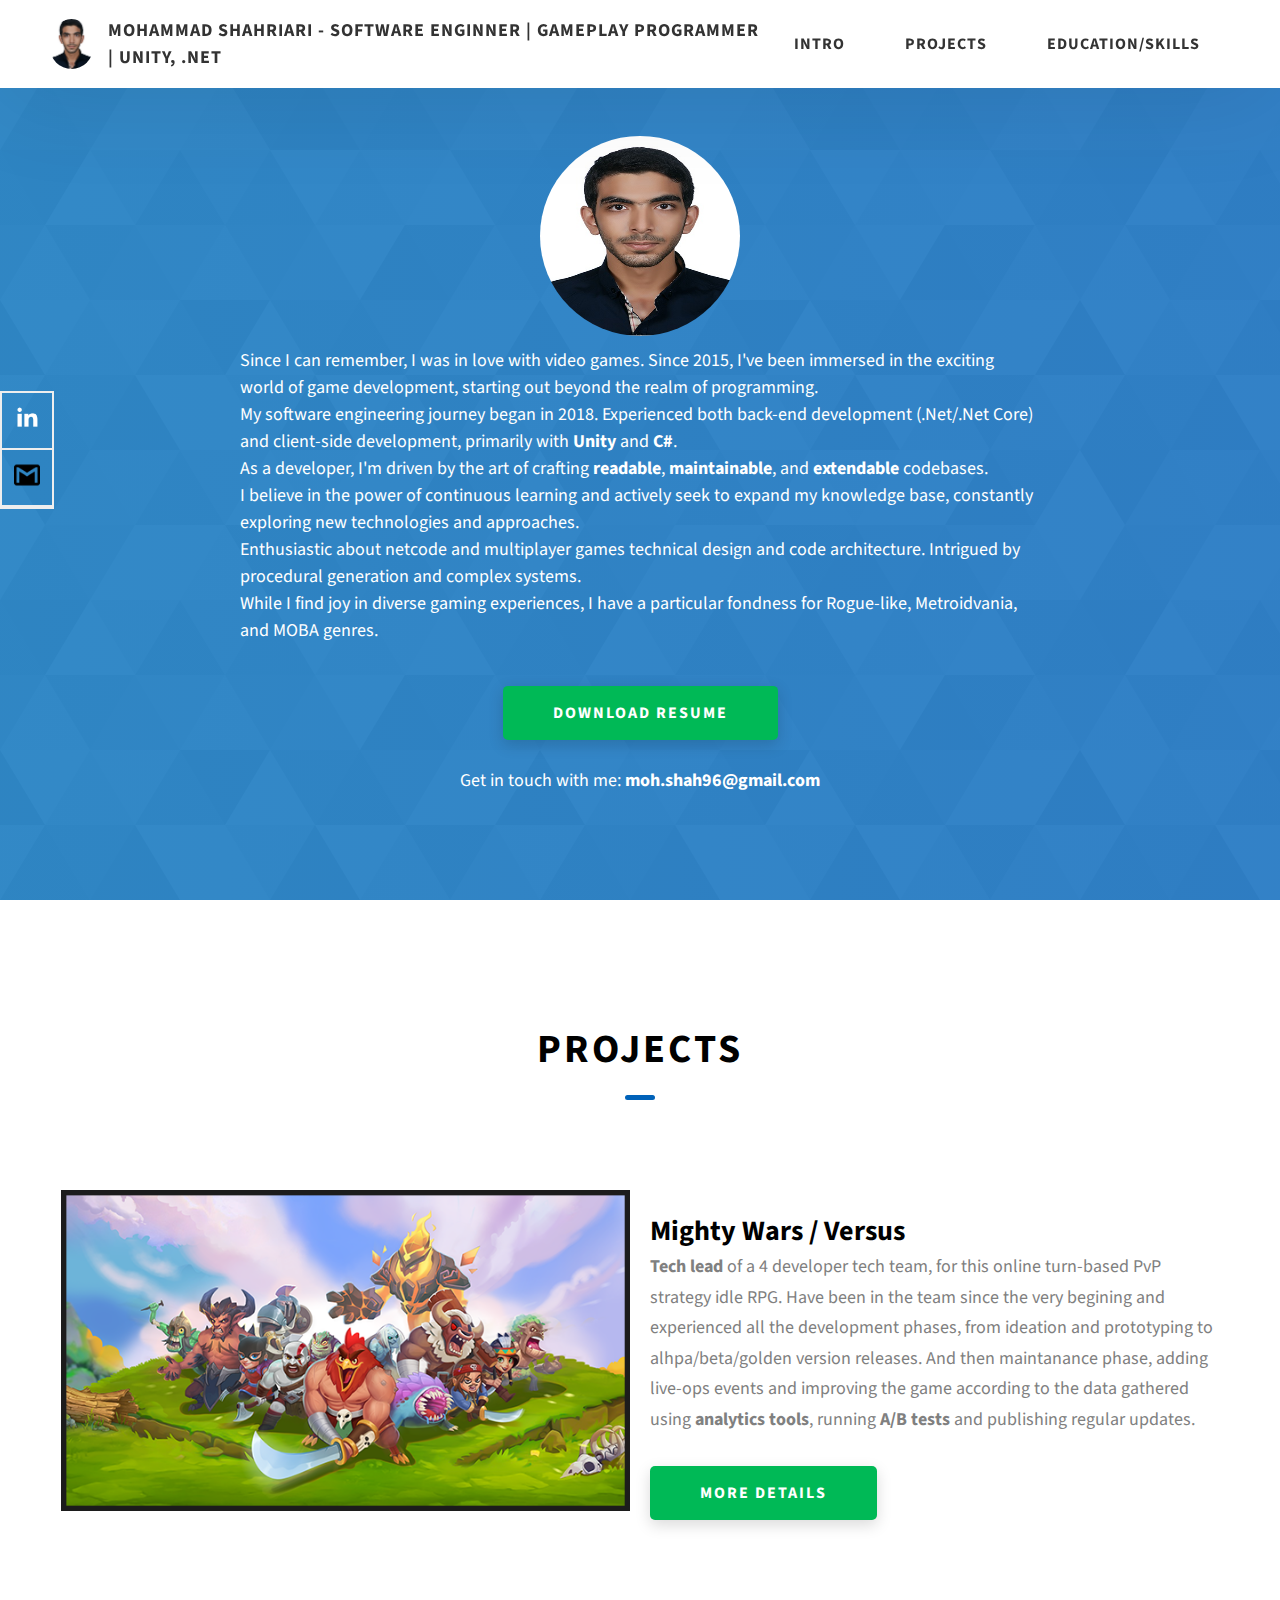
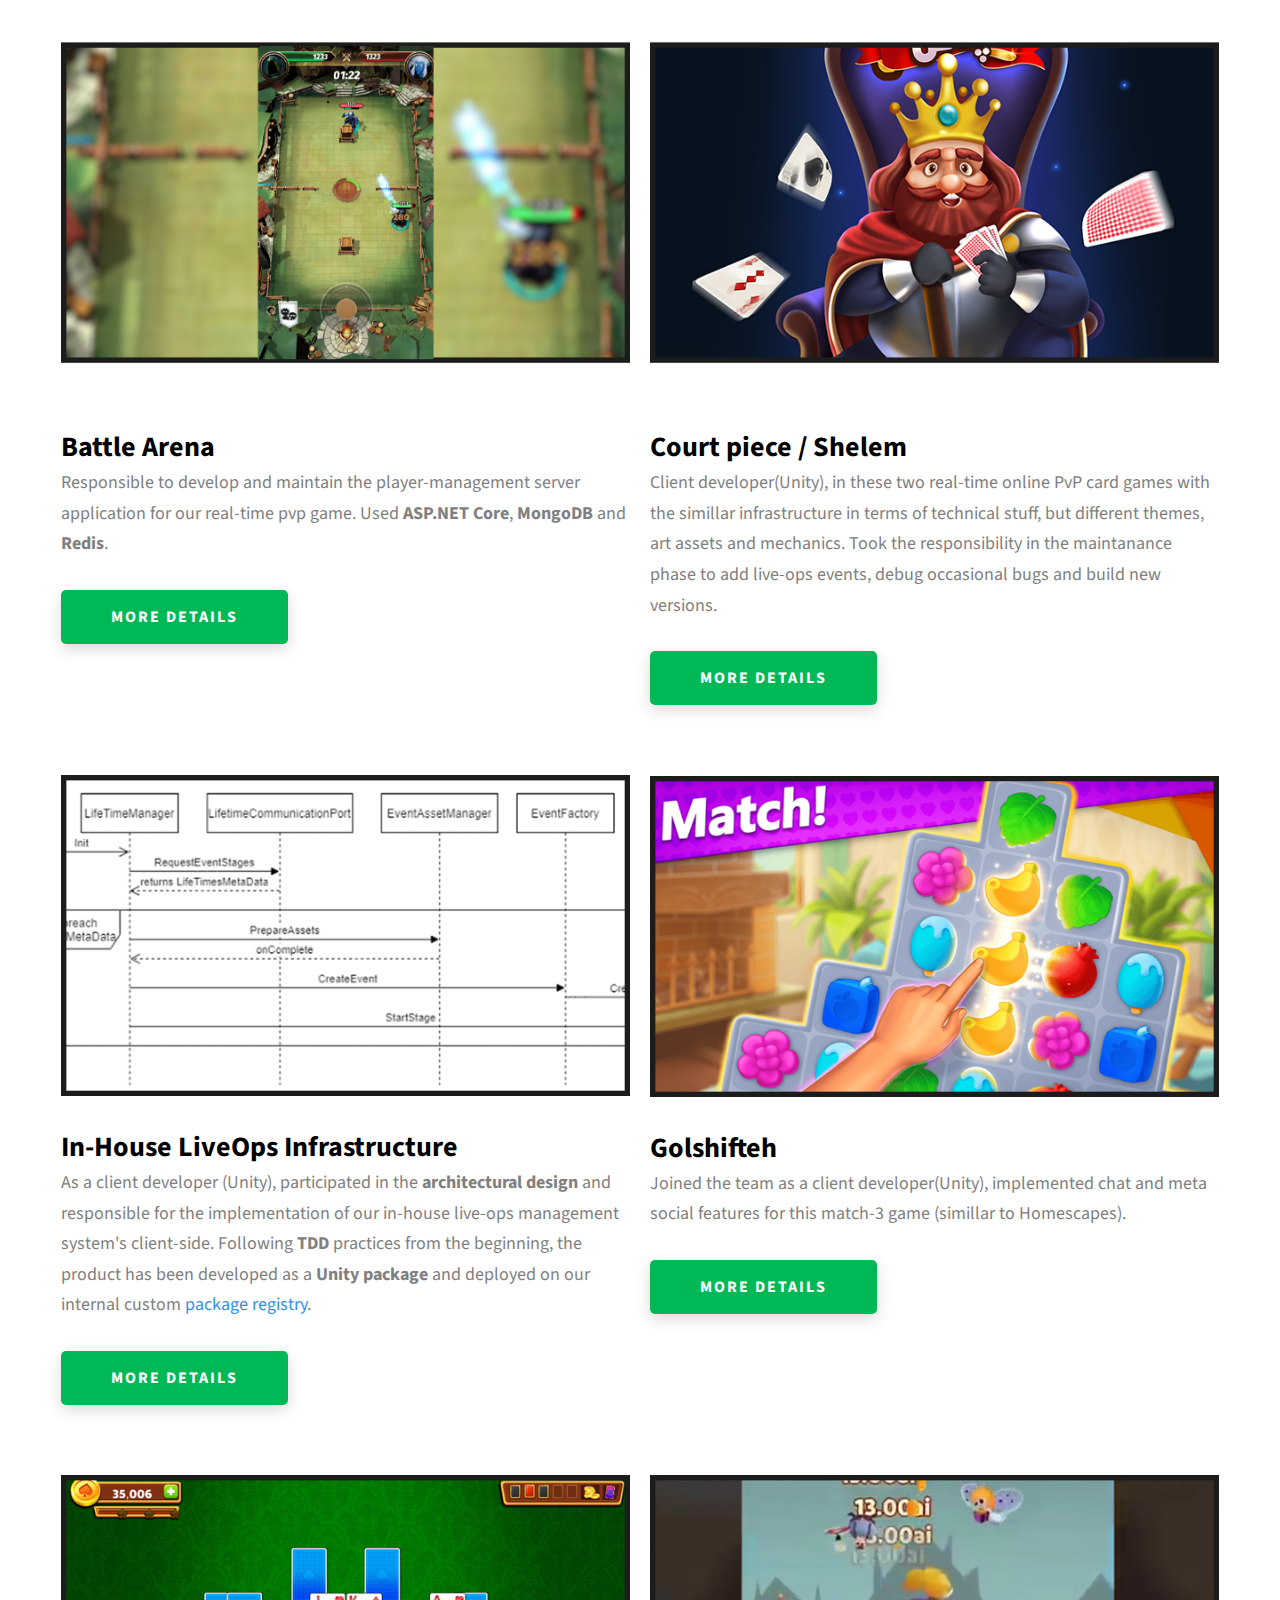
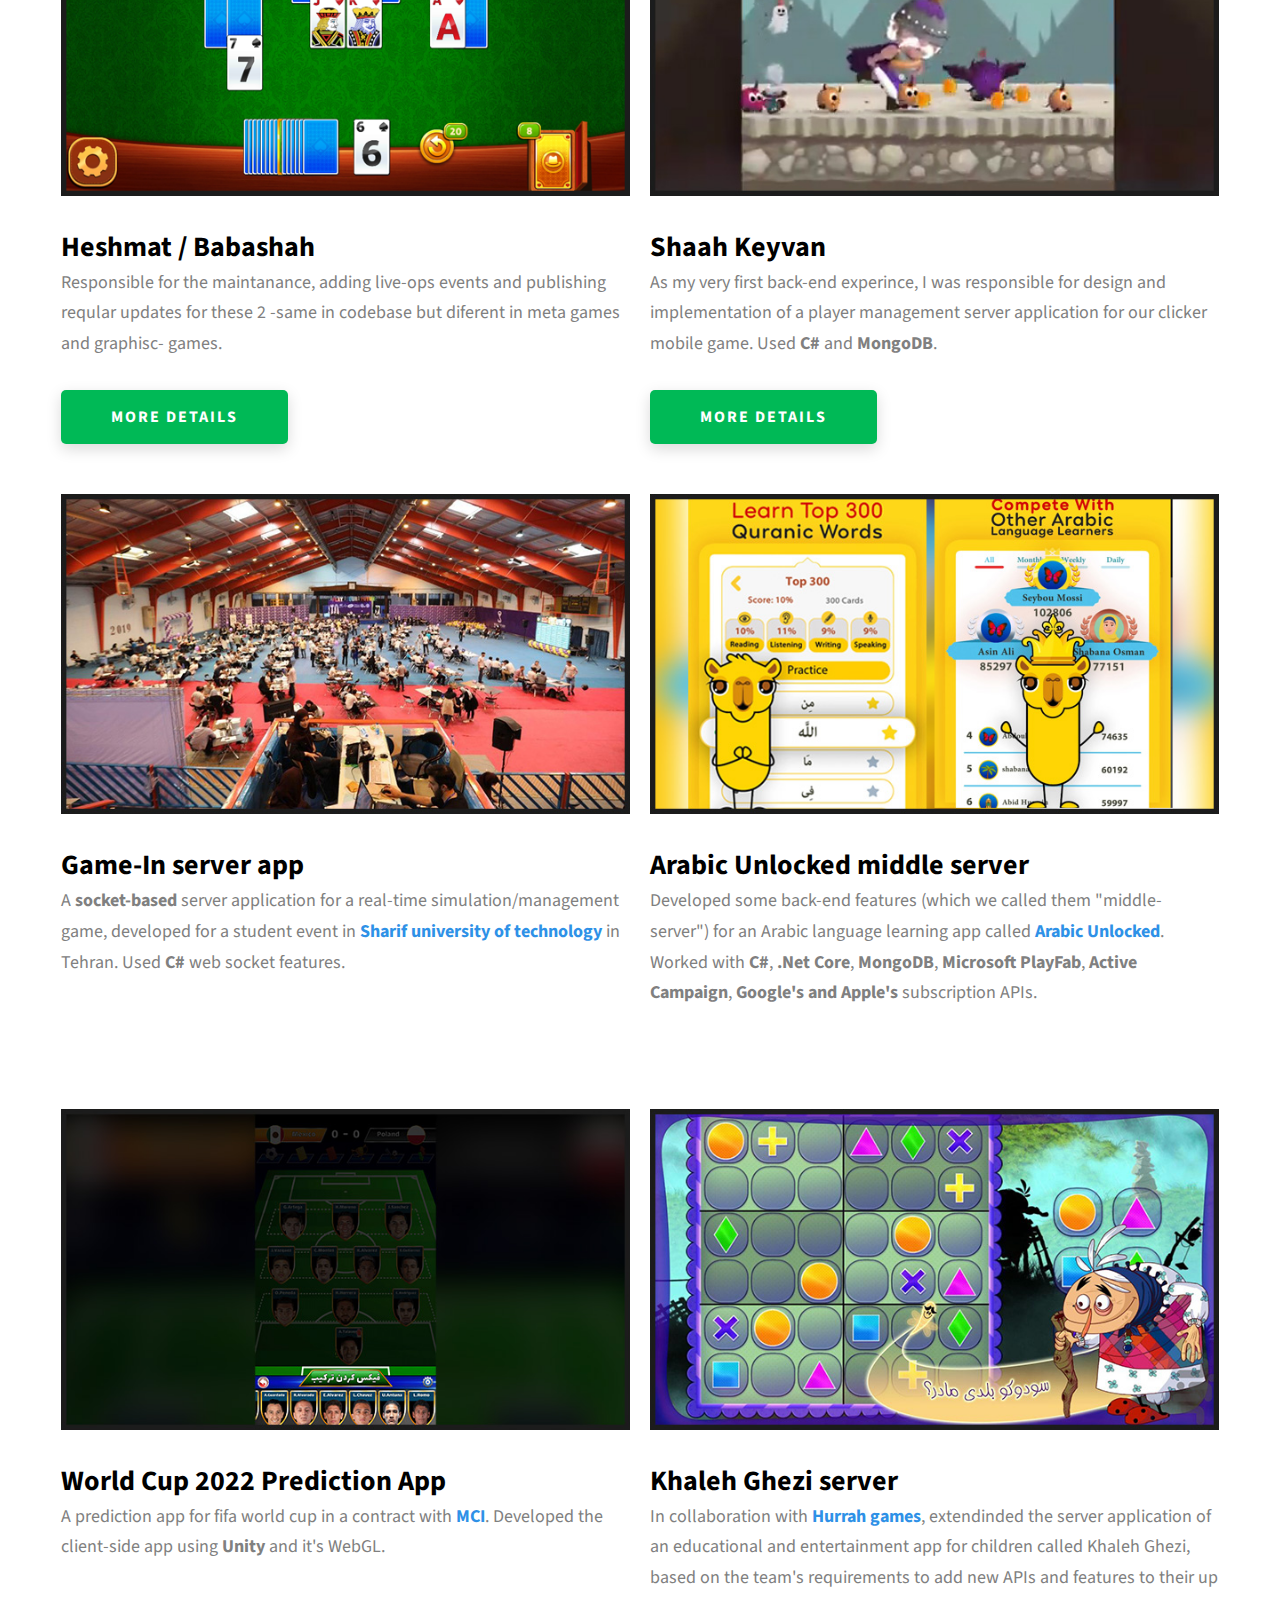
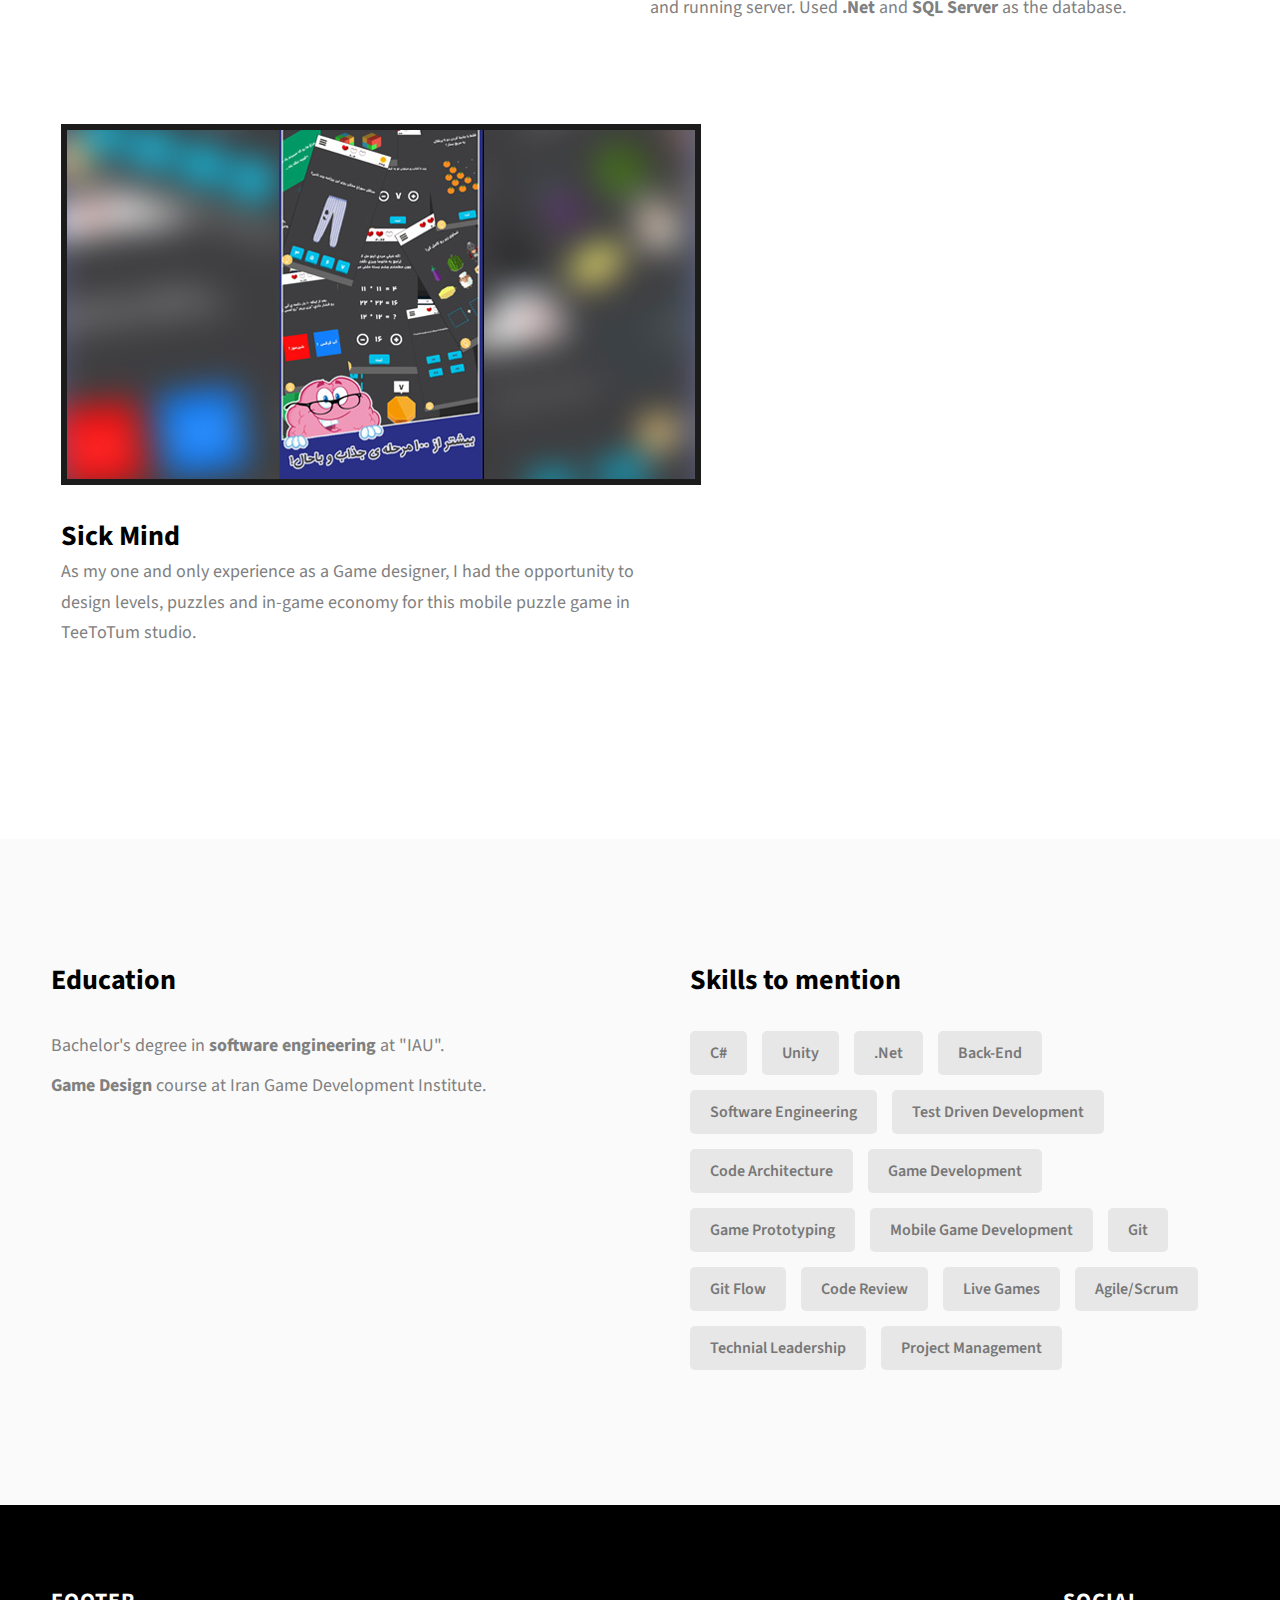
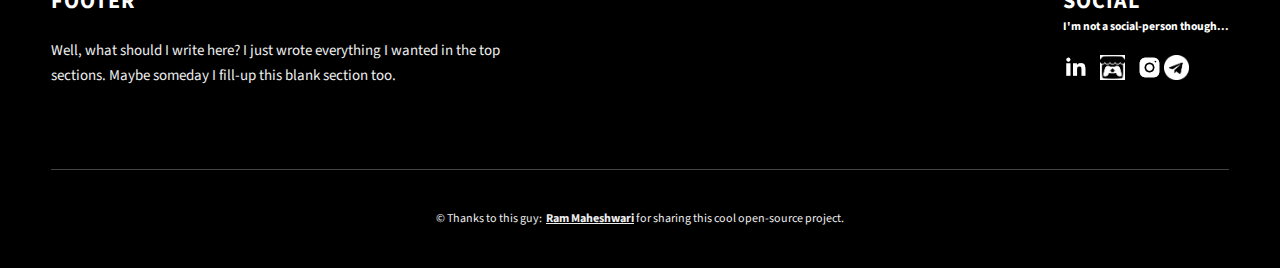
<file: index.html>
<!DOCTYPE html>
<html lang="en">
  <head>
    <meta charset="UTF-8" />
    <meta name="viewport" content="width=device-width, initial-scale=1.0" />
    <meta http-equiv="X-UA-Compatible" content="ie=edge" />
    <title>M.Shahriari</title>
    <meta name="description" content="Mohammad's' Portfolio" />

    <link rel="stylesheet" href="css/style.css" />

    <link rel="preconnect" href="https://fonts.googleapis.com" />
    <link rel="preconnect" href="https://fonts.gstatic.com" crossorigin />
    <link
      href="https://fonts.googleapis.com/css2?family=Source+Sans+Pro:wght@400;600;700;900&display=swap"
      rel="stylesheet"
    />
  </head>
  <link rel = "icon" href = "assets/png/mohammad.jpg" type = "image/x-icon">
  <body>
    <header class="header">
      <div class="header__content">
        <div class="header__logo-container">
          <div class="header__logo-img-cont">
            <img
              src="./assets/png/mohammad.jpg"
              alt="Moh Shahriari Logo Image"
              class="header__logo-img"
            />
          </div>
          <span class="header__logo-sub">Mohammad Shahriari - Software Enginner | Gameplay Programmer | Unity, .NET</span>
        </div>
        <div class="header__main">
          <ul class="header__links">
            <li class="header__link-wrapper">
              <a href="./index.html#intro" class="header__link"> Intro </a>
            </li>
            <li class="header__link-wrapper">
              <a href="./index.html#projects" class="header__link">Projects  </a>
            </li>
            <li class="header__link-wrapper">
              <a href="./index.html#education" class="header__link"> Education/Skills</a>
            </li>
          </ul>
          <div class="header__main-ham-menu-cont">
            <img
              src="./assets/svg/ham-menu.svg"
              alt="hamburger menu"
              class="header__main-ham-menu"
            />
            <img
              src="./assets/svg/ham-menu-close.svg"
              alt="hamburger menu close"
              class="header__main-ham-menu-close d-none"
            />
          </div>
        </div>
      </div>
      <div class="header__sm-menu">
        <div class="header__sm-menu-content">
          <ul class="header__sm-menu-links">
            <li class="header__sm-menu-link">
              <a href="./index.html#projects"> Projects </a>
            </li>
            <li class="header__sm-menu-link">
              <a href="./index.html#about"> Experiences</a>
            </li>
            <li class="header__sm-menu-link">
              <a href="./index.html#contact"> Contact </a>
            </li>
          </ul>
        </div>
      </div>
    </header>
    <section class="home-hero">
      <div class="home-hero__content">
         
        <div class="home-hero__info">
          <p class="text-primary">
            <img src="./assets/png/mohammad.jpg" class = "projects__intro-img" width="200" height="200" alt= "Software Screenshot" loading="lazy" id="intro" />
            <br>
            <p class="paragraph_1">
              Since I can remember, I was in love with video games. Since 2015, I've been immersed in the exciting world of game development, starting out beyond the realm of programming.<br>
              My software engineering journey began in 2018. Experienced both back-end development (.Net/.Net Core) and client-side development, primarily with <b>Unity</b> and <b>C#</b>.<br>
              As a developer, I'm driven by the art of crafting <b>readable</b>, <b>maintainable</b>, and <b>extendable</b> codebases.<br>
              I believe in the power of continuous learning and actively seek to expand my knowledge base, constantly exploring new technologies and approaches.<br>
              Enthusiastic about netcode and multiplayer games technical design and code architecture. Intrigued by procedural generation and complex systems.<br>
              While I find joy in diverse gaming experiences, I have a particular fondness for Rogue-like, Metroidvania, and MOBA genres.
            </p>
            <br> 
            <p class="paragraph_2">       
            <br>
            <a
                href="./assets/Resume-Mohammad Shahriari.pdf"
                class="btn btn--med btn--theme dynamicBgClr"
                target="_blank"
                >Download Resume</a
              >
              <br>   <br>
              Get in touch with me: <a href="mailto:moh.shah96@gmail.com"> <strong>moh.shah96@gmail.com</strong></a>
            </p>
          </p>
        </div>
      </div>
      <div class="home-hero__socials">
        <div class="home-hero__social">
          <a href="https://www.linkedin.com/in/mohshah/" class="home-hero__social-icon-link">
            <img
              src="./assets/png/linkedin-ico.png"
              alt="icon"
              class="home-hero__social-icon"
            />
          </a>
        </div>
        <div class="home-hero__social">
          <a href="mailto:moh.shah96@gmail.com" class="home-hero__social-icon-link">
            <img
              src="./assets/png/gmail.png"
              alt="icon"
              class="home-hero__social-icon"
            />
          </a>
        </div>
      </div>
     
    </section>
   
    <section id="projects" class="projects sec-pad">
      <div class="main-container">
        <h2 class="heading heading-sec heading-sec__mb-bg">
          <span class="heading-sec__main">Projects</span>
        </h2>
        <div class="projects__content">
          
          <div class="projects__row single-project">
            <div class="projects__row-img-cont">
              <img
              src="./assets/rooster-wars2.png"
                alt="Software Screenshot"
                class="projects__row-img"
                loading="lazy"
              />
            </div>
            <div class="projects__row-content">
              <h3 class="projects__row-content-title">Mighty Wars / Versus</h3>
              <p class="projects__row-content-desc">
                <strong>Tech lead</strong> of a 4 developer tech team, for this online turn-based PvP strategy idle RPG.
                Have been in the team since the very begining and experienced all the development phases, from ideation and prototyping
                to alhpa/beta/golden version releases. And then maintanance phase, adding live-ops events and improving the game
                according to the data gathered using <b>analytics tools</b>, running <b>A/B tests</b> and publishing regular updates.
              </p>
              <a
                href="./versus.html"
                class="btn btn--med btn--theme dynamicBgClr"
                target="_blank"
                >More Details</a
              >
            </div>
          </div>

          <div class="projects__row">
            <div class="projects__item">
              <div class="projects__row-content">
                <div class="projects__row-img-cont">
                  <img
                    src="./assets/battleArena.png"
                    alt="Software Screenshot"
                    class="projects__row-img"
                    loading="lazy"
                  />
                </div>

                <h3 class="projects__row-content-title">Battle Arena</h3>
                
                <p class="projects__row-content-desc">
                  Responsible to develop and maintain the player-management server application for our real-time pvp game. 
                  Used <strong>ASP.NET Core</strong>, <strong>MongoDB</strong> and <strong>Redis</strong>.
                </p>
                <a
                  href="./battleArena.html"
                  class="btn btn--med btn--theme dynamicBgClr"
                  target="_blank"
                  >More Details</a
                >
              </div>
            </div>
          
            <div class="projects__item">
              <div class="projects__row-content">
                <div class="projects__row-img-cont">
                  <img
                    src="./assets/hokm-plus.png"
                    alt="Hokm Game"
                    class="projects__row-img"
                    loading="lazy"
                  />
                </div>
                <h3 class="projects__row-content-title">Court piece / Shelem</h3>
                
                <p class="projects__row-content-desc">
                  Client developer(Unity), in these two real-time online PvP card games with the simillar infrastructure in terms of technical stuff,
                  but different themes, art assets and mechanics. Took the responsibility in the maintanance phase to add live-ops events, 
                  debug occasional bugs and build new versions.
                </p>
                <a
                  href="./hokmPlus.html"
                  class="btn btn--med btn--theme dynamicBgClr"
                  target="_blank"
                  >More Details</a
                >
              </div>
            </div>
          </div>


<!--new row-->
          <div class="projects__row">
            <div class="projects__item">
              <div class="projects__row-img-cont">
                <img
                  src="./assets/liveops.png"
                  alt="Project 1 Screenshot"
                  class="projects__row-img"
                  loading="lazy"
                />
              </div>
              <div class="projects__row-content">
                <h3 class="projects__row-content-title">In-House LiveOps Infrastructure</h3>
                <p class="projects__row-content-desc">
                  As a client developer (Unity), participated in the <b>architectural design</b> 
                  and responsible for the implementation of our in-house live-ops management system's client-side. 
                  Following <b>TDD</b> practices from the beginning, the product has been developed as a <b>Unity package</b>
                  and deployed on our internal custom <a href="https://docs.unity3d.com/2021.3/Documentation/Manual/upm-scoped.html" class="hyper-link-color">package registry</a>.
                </p>
                <a
                  href="./liveops.html"
                  class="btn btn--med btn--theme dynamicBgClr"
                  target="_blank"
                  >More Details</a
                >
              </div>
            </div>
          
            <div class="projects__item">
              <div class="projects__row-img-cont">
                <img
                  src="./assets/golshifteh.png"
                  alt="Project 2 Screenshot"
                  class="projects__row-img"
                  loading="lazy"
                />
              </div>
              <div class="projects__row-content">
                <h3 class="projects__row-content-title">Golshifteh</h3>
                <p class="projects__row-content-desc">
                  Joined the team as a client developer(Unity), implemented chat and meta social features for this match-3 game (simillar to Homescapes).
                </p>
                <a
                  href="./golshifteh.html"
                  class="btn btn--med btn--theme dynamicBgClr"
                  target="_blank"
                  >More Details</a
                >
              </div>
            </div>
          </div>

<!--new row-->
          <div class="projects__row">
            <div class="projects__item">
              <div class="projects__row-img-cont">
                <img
                  src="./assets/heshmat.png"
                  alt="Project 1 Screenshot"
                  class="projects__row-img"
                  loading="lazy"
                />
              </div>
              <div class="projects__row-content">
                <h3 class="projects__row-content-title">Heshmat / Babashah</h3>
                <p class="projects__row-content-desc">
                  Responsible for the maintanance, adding live-ops events and publishing reqular updates for these 2 -same in codebase but diferent in meta games and graphisc- games.
                </p>
                <a
                  href="./solitare.html"
                  class="btn btn--med btn--theme dynamicBgClr"
                  target="_blank"
                  >More Details</a
                >
              </div>
            </div>
            <div class="projects__item">
              <div class="projects__row-img-cont">
                <img
                  src="./assets/king-keyvaan.jpg"
                  alt="Project 2 Screenshot"
                  class="projects__row-img"
                  loading="lazy"
                />
              </div>
              <div class="projects__row-content">
                <h3 class="projects__row-content-title">Shaah Keyvan</h3>
                <p class="projects__row-content-desc">
                  As my very first back-end experince, I was responsible for design and implementation of a player management server application for our clicker mobile game. Used <b>C#</b> and <b>MongoDB</b>.
                </p>
                <a
                  href="./kingKeyvaan.html"
                  class="btn btn--med btn--theme dynamicBgClr"
                  target="_blank"
                  >More Details</a
                >
              </div>
            </div>

            <!--new row-->
          <div class="projects__row">
            <div class="projects__item">
              <div class="projects__row-img-cont">
                <img
                  src="./assets/gamein.jpg"
                  alt="Software Screenshot"
                  class="projects__row-img"
                  loading="lazy"
                />
              </div>
              <div class="projects__row-content">
                <h3 class="projects__row-content-title">Game-In server app</h3>
                <p class="projects__row-content-desc">
                  A <b>socket-based</b> server application for a real-time simulation/management game, developed for a student event in 
                  <a href="https://www.sharif.edu/en/web/ie/w/holding-the-5th-gaming-event-by-industrial-engineering-department-of-sharif-university-of-technology"><b class="hyper-link-color">Sharif university of technology</b></a> in Tehran. 
                  Used <b>C#</b> web socket features.
                </p>
              </div>
            </div>

              <div class="projects__row"></div>
              <div class="projects__item">
                <div class="projects__row-img-cont">
                <img
                  src="./assets/arabic-unlocked.jpg"
                  alt="Software Screenshot"
                  class="projects__row-img"
                  loading="lazy"
                />
                </div>
                <div class="projects__row-content">
                <h3 class="projects__row-content-title">Arabic Unlocked middle server</h3>
                <p class="projects__row-content-desc">
                  Developed some back-end features (which we called them "middle-server") for an Arabic language learning app called 
                  <a href="https://play.google.com/store/apps/details?id=com.utglobal.arabicunlocked"><b class="hyper-link-color">Arabic Unlocked</b></a>. Worked with <b>C#</b>,
                  <b>.Net Core</b>, <b>MongoDB</b>, <b>Microsoft PlayFab</b>, <b>Active Campaign</b>, <b>Google's and Apple's</b> subscription APIs.
                </p>
                </div>
              </div>
          </div>



          <div class="projects__row">
            <div class="projects__item">
              <div class="projects__row-img-cont">
                <img
                  src="./assets/world-cup.jpg"
                  alt="Project 1 Screenshot"
                  class="projects__row-img"
                  loading="lazy"
                />
              </div>
              <div class="projects__row-content">
                <h3 class="projects__row-content-title">World Cup 2022 Prediction App</h3>
                <p class="projects__row-content-desc">
                  A prediction app for fifa world cup in a contract with <a href="https://www.linkedin.com/company/mobile-communication-company-of-iran-mcci-/"><b class="hyper-link-color">MCI</b></a>. Developed the client-side app using <b>Unity</b> and it's WebGL.
                </p>
              </div>
            </div>
          
            <div class="projects__item">
              <div class="projects__row-img-cont">
                <img
                  src="./assets/ghezi.jpg"
                  alt="Project 2 Screenshot"
                  class="projects__row-img"
                  loading="lazy"
                />
              </div>
              <div class="projects__row-content">
                <h3 class="projects__row-content-title">Khaleh Ghezi server</h3>
                <p class="projects__row-content-desc">
                  In collaboration with <a href="https://www.linkedin.com/company/hurrah-games/about/"><b class="hyper-link-color">Hurrah games</b></a>, extendinded the server application of an educational and entertainment app for children called Khaleh Ghezi, based on the team's requirements to add new 
                  APIs and features to their up and running server. Used <b>.Net</b> and <b>SQL Server</b> as the database.
                </p>
              </div>
            </div>
          </div>


          
          <div class="projects__row">
            <div class="projects__item">
              <div class="projects__row-img-cont">
                <img
                  src="./assets/sick-mind.jpg"
                  alt="Project 1 Screenshot"
                  class="projects__row-img"
                  loading="lazy"
                />
              </div>
              <div class="projects__row-content">
                <h3 class="projects__row-content-title">Sick Mind</h3>
                <p class="projects__row-content-desc">
                  As my one and only experience as a Game designer, I had the opportunity to design levels, puzzles and in-game economy for this mobile puzzle game in TeeToTum studio.
                 </p>
              </div>
            </div>
        
          </div>


        </div>
      </div>
    </section>
    <section id="education" class="about sec-pad">
      <div class="main-container">
        
        <div class="about__content">
          <div class="about__content-main">
            <h3 class="about__content-title">Education</h3>
            <div class="about__content-details">
              <p class="about__content-details-para">
                Bachelor's degree in <strong>software engineering</strong> at "IAU".
              </p>
              <p class="about__content-details-para">
                <strong>Game Design</strong> course at Iran Game Development Institute.
              </p>
            </div>
          </div>
          <div class="about__content-skills">
            <h3 class="about__content-title">Skills to mention</h3>
            <div class="skills">
              <div class="skills__skill">C#</div>
              <div class="skills__skill">Unity</div>
              <div class="skills__skill">.Net</div>
              <div class="skills__skill">Back-End</div>
              <div class="skills__skill">Software Engineering</div>
              <div class="skills__skill">Test Driven Development</div>
              <div class="skills__skill">Code Architecture</div>
              <div class="skills__skill">Game Development</div>
              <div class="skills__skill">Game Prototyping</div>
              <div class="skills__skill">Mobile Game Development</div>
              <div class="skills__skill">Git</div>
              <div class="skills__skill">Git Flow</div>
              <div class="skills__skill">Code Review</div>
              <div class="skills__skill">Live Games</div>
              <div class="skills__skill">Agile/Scrum</div>
              <div class="skills__skill">Technial Leadership</div>
              <div class="skills__skill">Project Management</div>
            </div>
          </div>
        </div>
      </div>
    </section>
    <footer class="main-footer">
      <div class="main-container">
        <div class="main-footer__upper">
          <div class="main-footer__row main-footer__row-1">
            <h2 class="heading heading-sm main-footer__heading-sm">
              <span>Social</span>
            </h2>
            <h3>I'm not a social-person though...</h3>
            <div class="main-footer__social-cont">
              <a target="_blank" rel="noreferrer" href="https://www.linkedin.com/in/mohshah/">
                <img
                  class="main-footer__icon"
                  src="./assets/png/linkedin-ico.png"
                  alt="icon"
                />
              </a>
              <a target="_blank" rel="noreferrer" href="http://itch.io/mohshah">
                <img
                  class="main-footer__icon"
                  src="./assets/png/itch.png"
                  alt="icon"
                />
              </a>
              <a target="_blank" rel="noreferrer" href="https://www.instagram.com/mohammadshahriariii">
                <img
                  class="main-footer__icon main-footer__icon--mr-none"
                  src="./assets/png/insta-ico.png"
                  alt="icon"
                />
              </a>
              <a target="_blank" rel="noreferrer" href="https://t.me/mohammad_shahriari">
                <img
                  class="main-footer__icon main-footer__icon--mr-none"
                  src="./assets/png/telegram.png"
                  alt="icon"
                />
              </a>
            </div>

          </div>
          <div class="main-footer__row main-footer__row-2">
            <h4 class="heading heading-sm text-lt">Footer</h4>
            <p class="main-footer__short-desc">
              Well, what should I write here? I just wrote everything I wanted in the top sections.
              Maybe someday I fill-up this blank section too.
            </p>
          </div>
        </div>

        <div class="main-footer__lower">
          &copy; Thanks to this guy:
          <a rel="noreferrer" target="_blank" href="https://rammaheshwari.com"
            >Ram Maheshwari</a
          >
          for sharing this cool open-source project.
        </div>
      </div>
    </footer>

    <script src="./index.js"></script>
  </body>
</html>
</file>
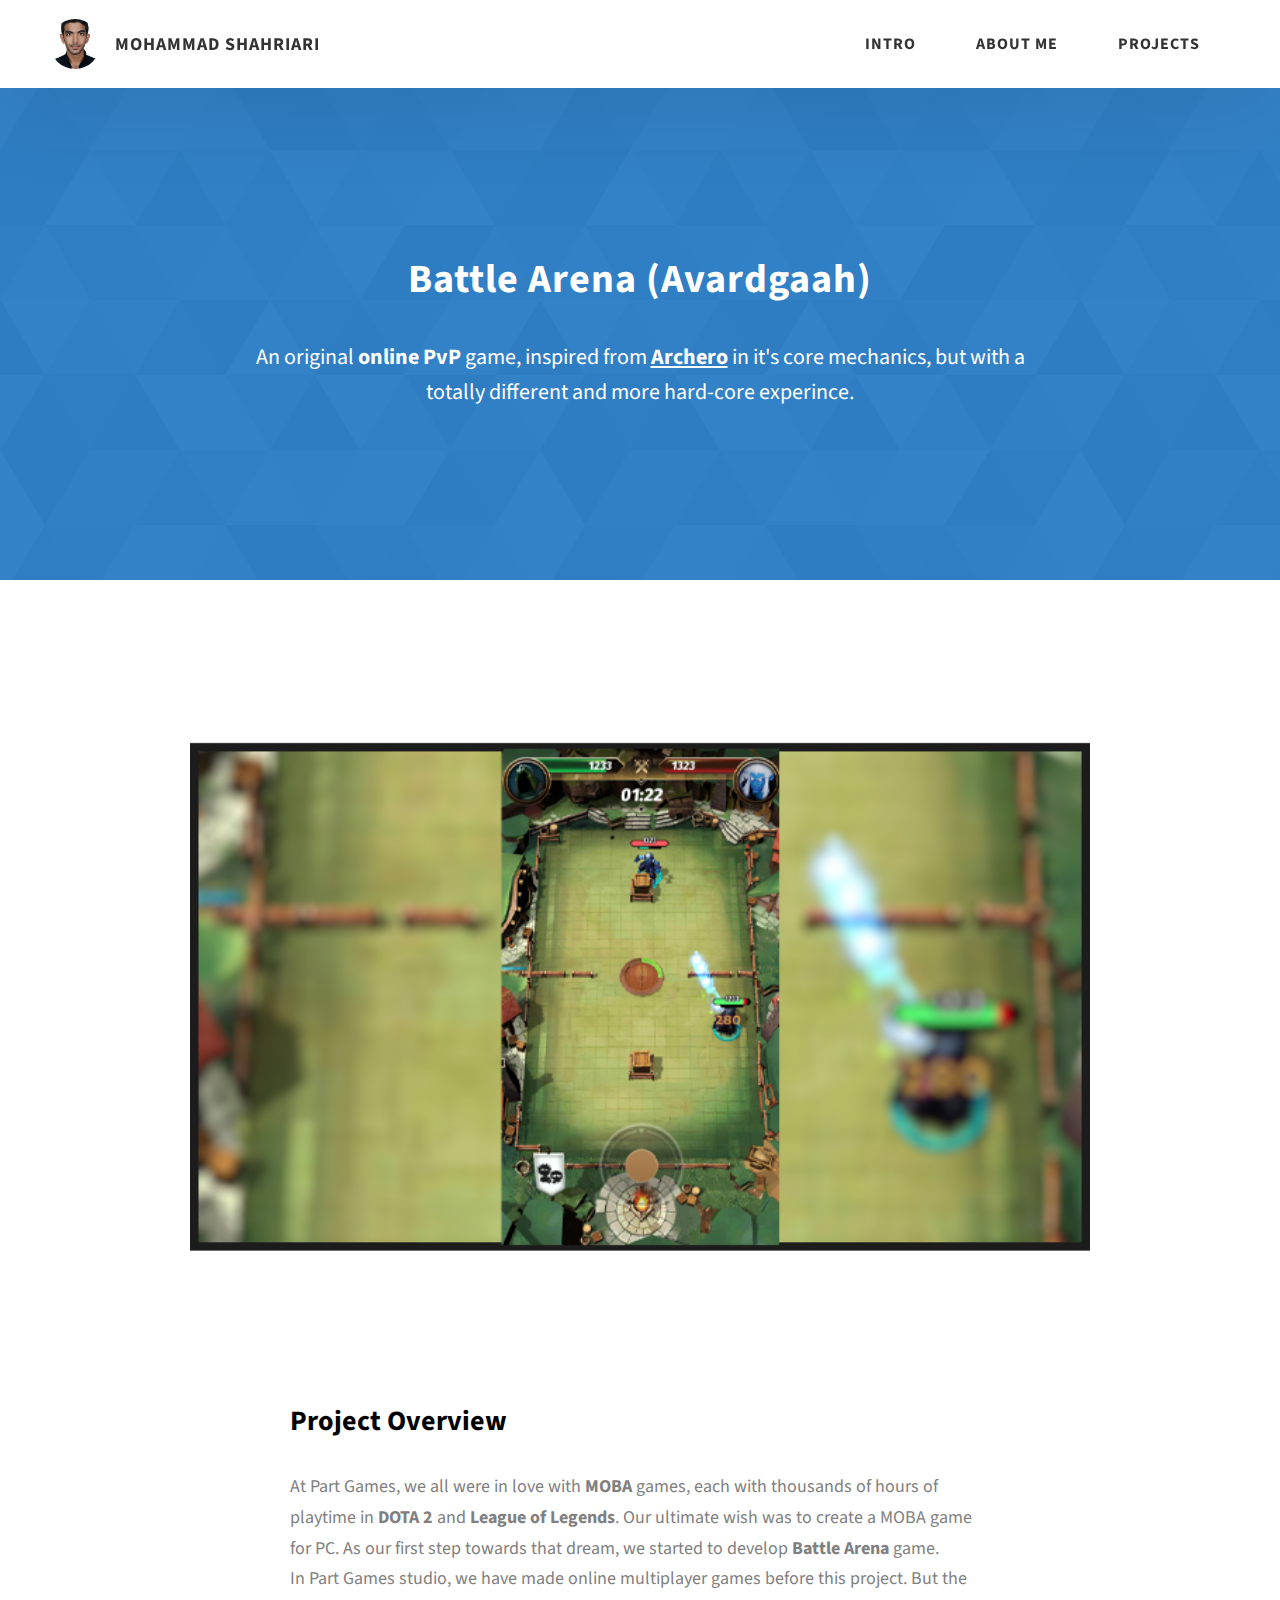
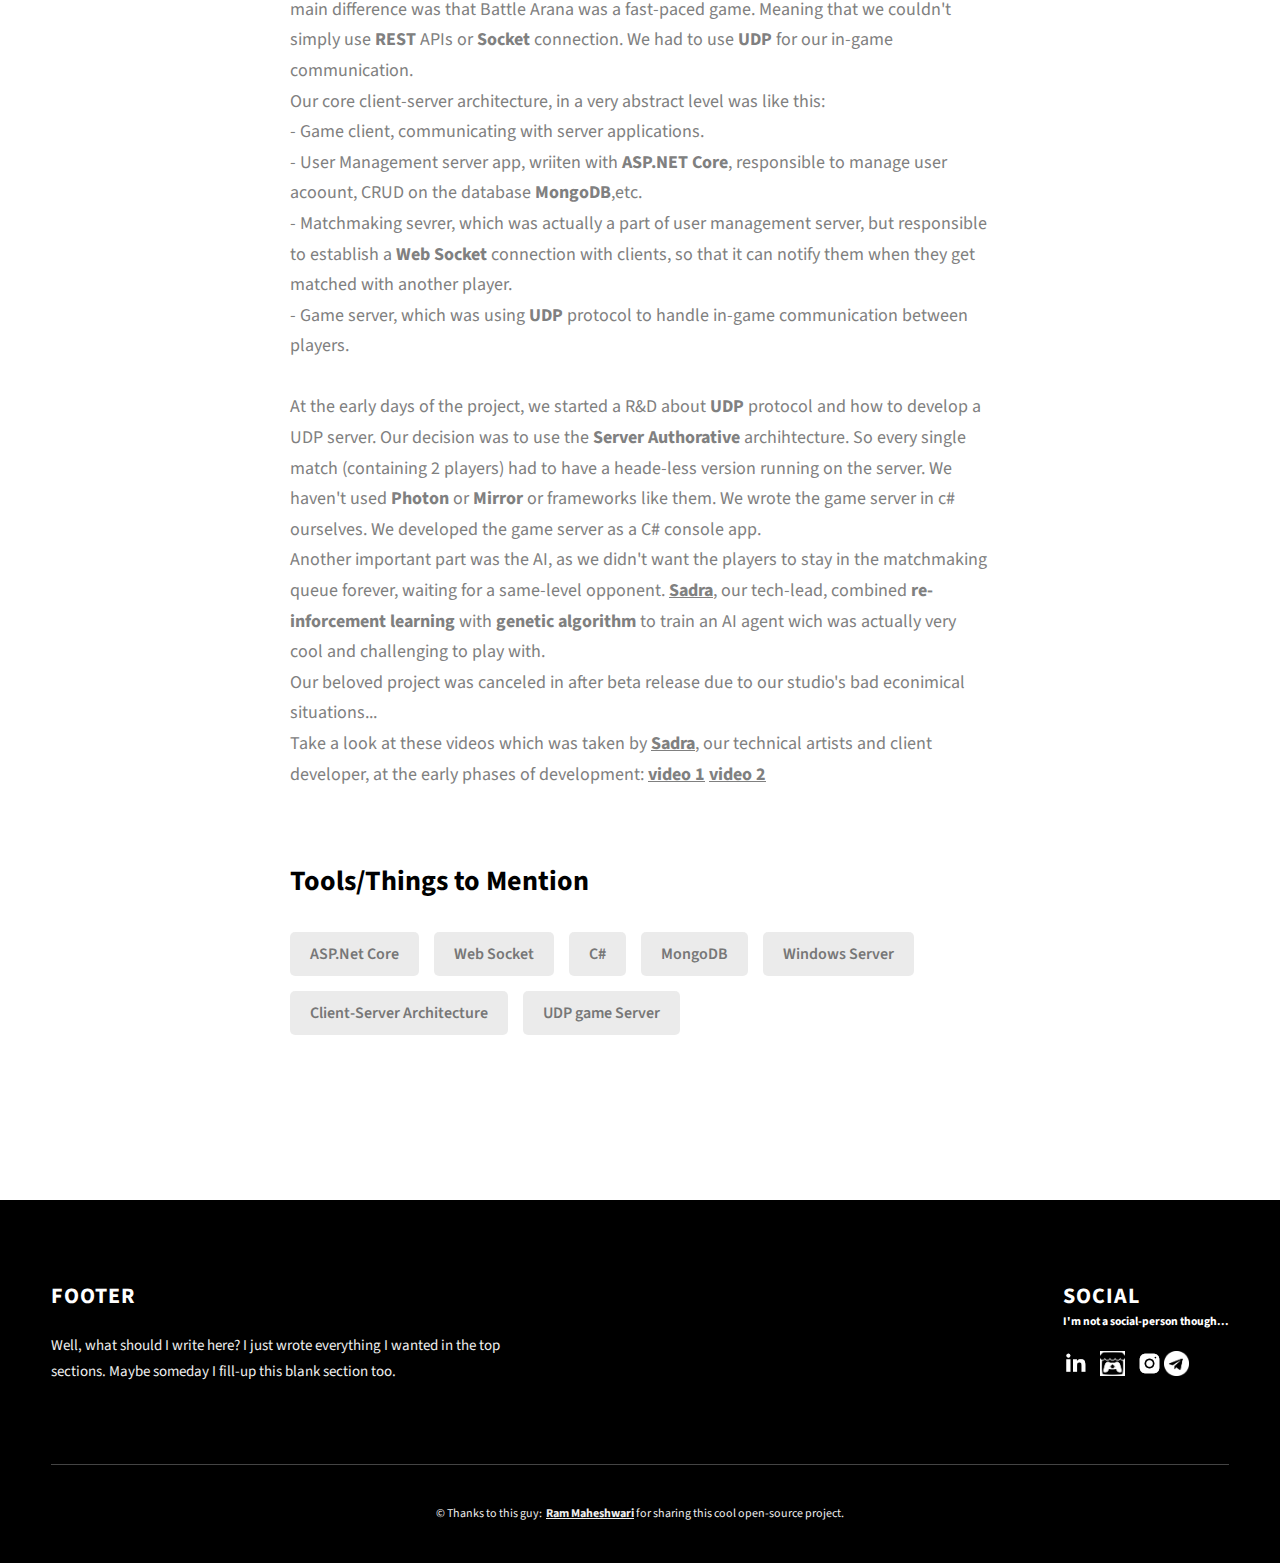
<file: battleArena.html>
<!DOCTYPE html>
<html lang="en">
  <head>
    <meta charset="UTF-8" />
    <meta name="viewport" content="width=device-width, initial-scale=1.0" />
    <meta http-equiv="X-UA-Compatible" content="ie=edge" />
    <title>rooster wars2</title>
    <meta name="description" content="Case study page of Project" />

    <link rel="stylesheet" href="css/style.css" />

    <link rel="preconnect" href="https://fonts.googleapis.com" />
    <link rel="preconnect" href="https://fonts.gstatic.com" crossorigin />
    <link
      href="https://fonts.googleapis.com/css2?family=Source+Sans+Pro:wght@400;600;700;900&display=swap"
      rel="stylesheet"
    />
  </head>
  <body>
    <header class="header">
      <div class="header__content">
        <div class="header__logo-container">
          <div class="header__logo-img-cont">
            <img
              src="./assets/png/mohammad.jpg"
              alt="Ram Maheshwari Logo Image"
              class="header__logo-img"
            />
          </div>
          <span class="header__logo-sub">Mohammad Shahriari</span>
        </div>
        <div class="header__main">
          <ul class="header__links">
            <li class="header__link-wrapper">
              <a href="./index.html" class="header__link"> Intro </a>
            </li>
            <li class="header__link-wrapper">
              <a href="./index.html#about" class="header__link">About Me</a>
            </li>
            <li class="header__link-wrapper">
              <a href="./index.html#projects" class="header__link">
                Projects
              </a>
            </li>
          </ul>
          <div class="header__main-ham-menu-cont">
            <img
              src="./assets/svg/ham-menu.svg"
              alt="hamburger menu"
              class="header__main-ham-menu"
            />
            <img
              src="./assets/svg/ham-menu-close.svg"
              alt="hamburger menu close"
              class="header__main-ham-menu-close d-none"
            />
          </div>
        </div>
      </div>
      <div class="header__sm-menu">
        <div class="header__sm-menu-content">
          <ul class="header__sm-menu-links">
            <li class="header__sm-menu-link">
              <a href="./index.html"> Intro </a>
            </li>

            <li class="header__sm-menu-link">
              <a href="./index.html#about"> About Me</a>
            </li>

            <li class="header__sm-menu-link">
              <a href="./index.html#projects"> Projects </a>
            </li>
          </ul>
        </div>
      </div>
    </header>
    <section class="project-cs-hero">
      <div class="project-cs-hero__content">
        <h1 class="heading-primary">Battle Arena (Avardgaah)</h1>
        <div class="project-cs-hero__info">
          <p class="text-primary">
            An original <strong>online</strong> <strong>PvP</strong> game, inspired from 
            <strong><a href="https://play.google.com/store/apps/details?id=com.habby.archero&hl=en&gl=US"><u>Archero</u></a></strong> 
            in it's core mechanics,
            but with a totally different and more hard-core experince.
          </p>
        </div>
        <!--no btn... sorry-->
      </div>
    </section>
    <section class="project-details">
      <div class="main-container">
        <div class="project-details__content">
          <div class="project-details__showcase-img-cont">
            <img
              src="./assets/battleArena.png"
              alt="Project Image"
              class="project-details__showcase-img"
            />
          </div>
          <div class="project-details__content-main">
            <div class="project-details__desc">
              <h3 class="project-details__content-title">Project Overview</h3>
              <p class="project-details__desc-para">
                At Part Games, we all were in love with <strong>MOBA</strong> games, each with thousands of hours of playtime in <strong>DOTA 2</strong> and 
                <strong>League of Legends</strong>. Our ultimate wish was to create a MOBA game for PC. 
                As our first step towards that dream, we started to develop <strong>Battle Arena</strong> game.<br>
                In Part Games studio, we have made online multiplayer games before this project. But the main difference was that 
                Battle Arana was a fast-paced game. Meaning that we couldn't simply use <strong>REST</strong> APIs or <strong>Socket</strong> 
                connection. We had to use <strong>UDP</strong> for our in-game communication.<br>
                Our core client-server architecture, in a very abstract level was like this: <br>
                - Game client, communicating with server applications.<br>
                - User Management server app, wriiten with <strong>ASP.NET Core</strong>, responsible to manage user acoount, CRUD on the 
                database <strong>MongoDB</strong>,etc.<br>
                - Matchmaking sevrer, which was actually a part of user management server, but responsible to establish a <strong>Web Socket</strong> 
                connection with clients, so that it can notify them when they get matched with another player.<br>
                - Game server, which was using <strong>UDP</strong> protocol to handle in-game communication between players.
                <br>
                <br>
                At the early days of the project, we started a R&D about <strong>UDP</strong> protocol and how to develop a UDP server.
                Our decision was to use the <strong>Server Authorative</strong> archihtecture. So every single match (containing 2 players) had to have a heade-less 
                version running on the server. We haven't used <strong>Photon</strong> or <strong>Mirror</strong> 
                or frameworks like them. We wrote the game server in c# ourselves. We developed the game server as a C# console app.
                <br>
                Another important part was the AI, as we didn't want the players to stay in the matchmaking queue forever, 
                waiting for a same-level opponent. 
                <strong><a href="https://www.linkedin.com/in/sadradelir/"><u>Sadra</u></a></strong>,
                our tech-lead, combined <strong>re-inforcement learning</strong> with <strong>genetic algorithm</strong> to train an AI agent 
                wich was actually very cool and challenging to play with.
                <br>
                Our beloved project was canceled in after beta release due to our studio's bad econimical situations...
                <br>
                Take a look at these videos which was taken by <strong><a href="https://sites.google.com/view/omidizadi"><u>Sadra</u></a></strong>, 
                our technical artists and client developer, at the early phases of development:
                <strong><a href="https://www.youtube.com/watch?v=JFNc7w4QvtQ"><u>video 1</u></a></strong>
                <strong><a href="https://www.youtube.com/watch?v=8GnuSPcfBiQ&feature=youtu.be"><u>video 2</u></a></strong>
              </p>
          
              
            </div>
            <div class="project-details__tools-used">
              <h3 class="project-details__content-title">Tools/Things to Mention</h3>
              <div class="skills">
                <div class="skills__skill">ASP.Net Core</div>
                <div class="skills__skill">Web Socket</div>
                <div class="skills__skill">C#</div>
                <div class="skills__skill">MongoDB</div>
                <div class="skills__skill">Windows Server</div>
                <div class="skills__skill">Client-Server Architecture</div>
                <div class="skills__skill">UDP game Server</div>
              </div>
            </div>
          </div>
        </div>
      </div>
    </section>

    <footer class="main-footer">
      <div class="main-container">
        <div class="main-footer__upper">
          <div class="main-footer__row main-footer__row-1">
            <h2 class="heading heading-sm main-footer__heading-sm">
              <span>Social</span>
            </h2>
            <h3>I'm not a social-person though...</h3>
            <div class="main-footer__social-cont">
              <a target="_blank" rel="noreferrer" href="https://www.linkedin.com/in/mohshah/">
                <img
                  class="main-footer__icon"
                  src="./assets/png/linkedin-ico.png"
                  alt="icon"
                />
              </a>
              <a target="_blank" rel="noreferrer" href="http://itch.io/mohshah">
                <img
                  class="main-footer__icon"
                  src="./assets/png/itch.png"
                  alt="icon"
                />
              </a>
              <a target="_blank" rel="noreferrer" href="https://www.instagram.com/mohammadshahriariii">
                <img
                  class="main-footer__icon main-footer__icon--mr-none"
                  src="./assets/png/insta-ico.png"
                  alt="icon"
                />
              </a>
              <a target="_blank" rel="noreferrer" href="https://t.me/mohammad.shahriari">
                <img
                  class="main-footer__icon main-footer__icon--mr-none"
                  src="./assets/png/telegram.png"
                  alt="icon"
                />
              </a>
            </div>

          </div>
          <div class="main-footer__row main-footer__row-2">
            <h4 class="heading heading-sm text-lt">Footer</h4>
            <p class="main-footer__short-desc">
              Well, what should I write here? I just wrote everything I wanted in the top sections.
              Maybe someday I fill-up this blank section too.
            </p>
          </div>
        </div>

        <!-- If you give me some credit or shoutout here by linking to my website, then it will be a big thing for me and will help me a lot :) -->
        <div class="main-footer__lower">
          &copy; Thanks to this guy:
          <a rel="noreferrer" target="_blank" href="https://rammaheshwari.com"
            >Ram Maheshwari</a
          >
          for sharing this cool open-source project.
        </div>
      </div>
    </footer>
    
    <script src="./index.js"></script>
  </body>
</html>
</file>
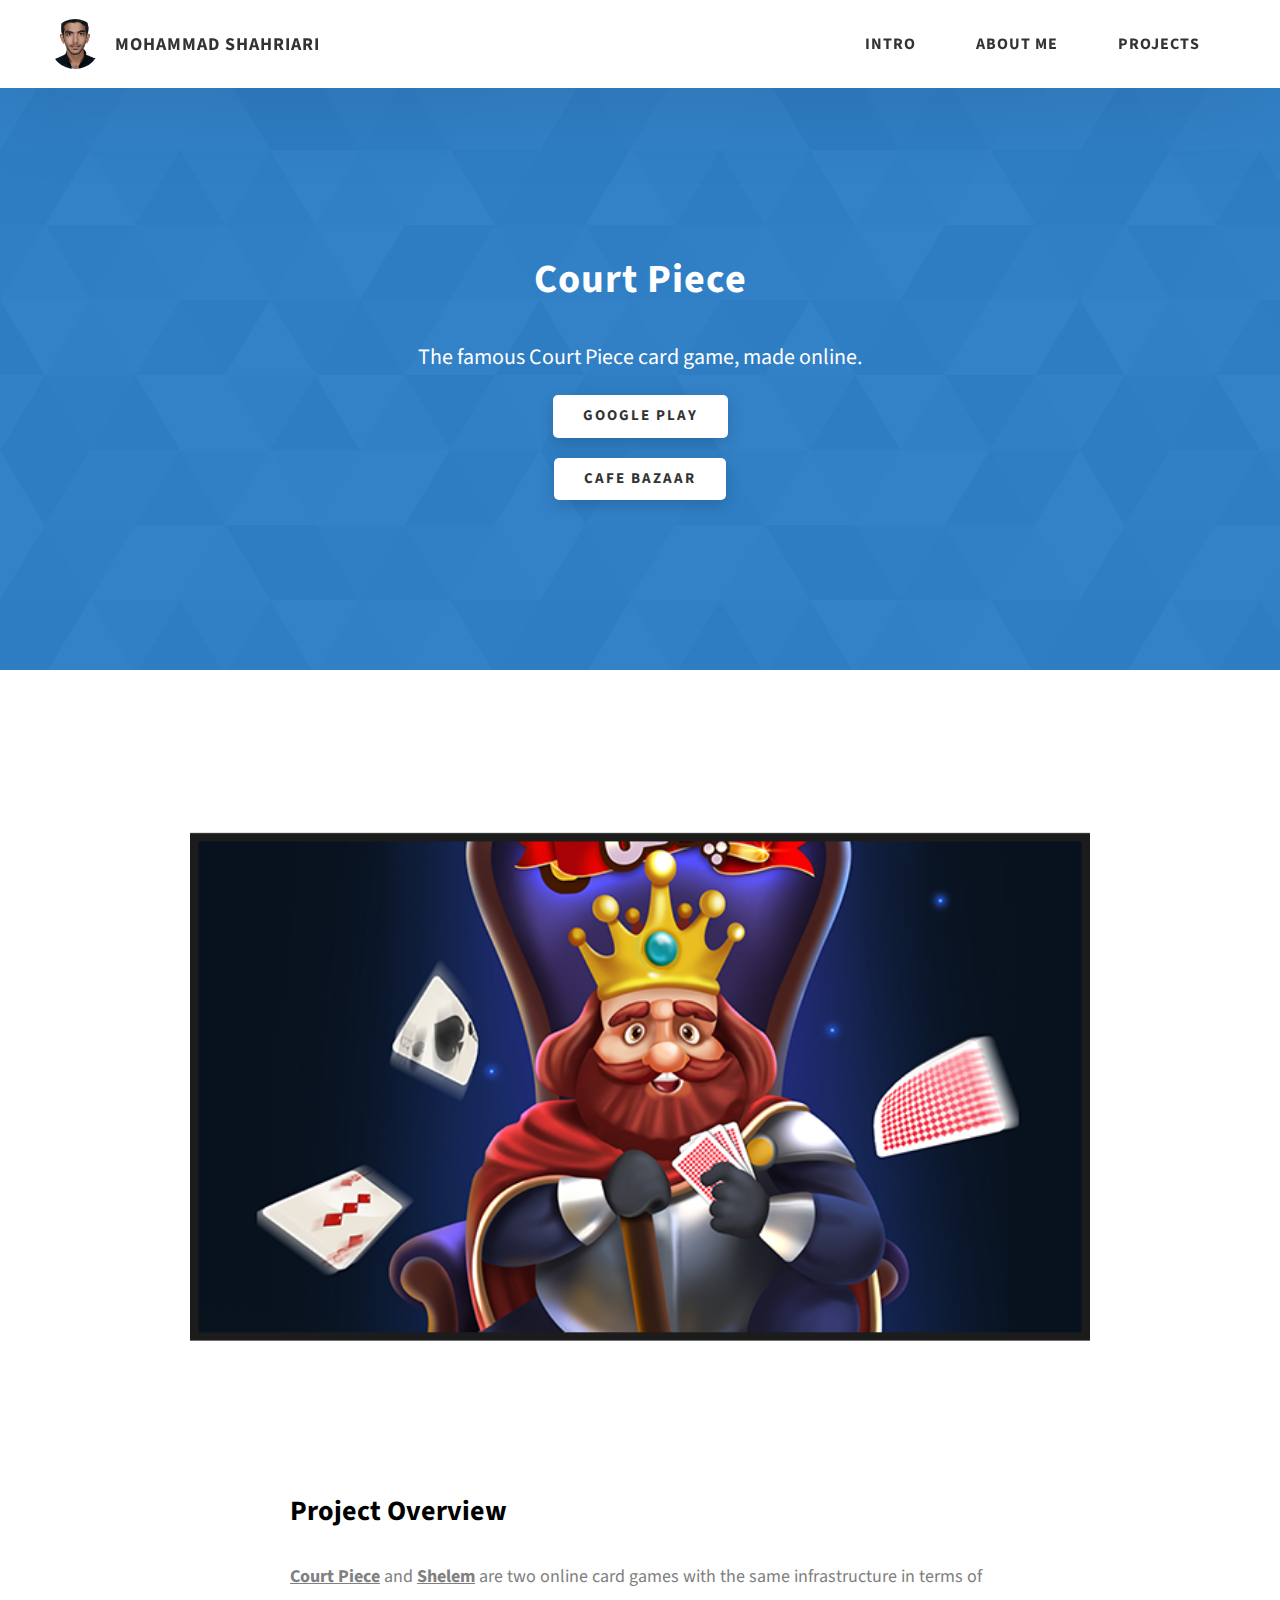
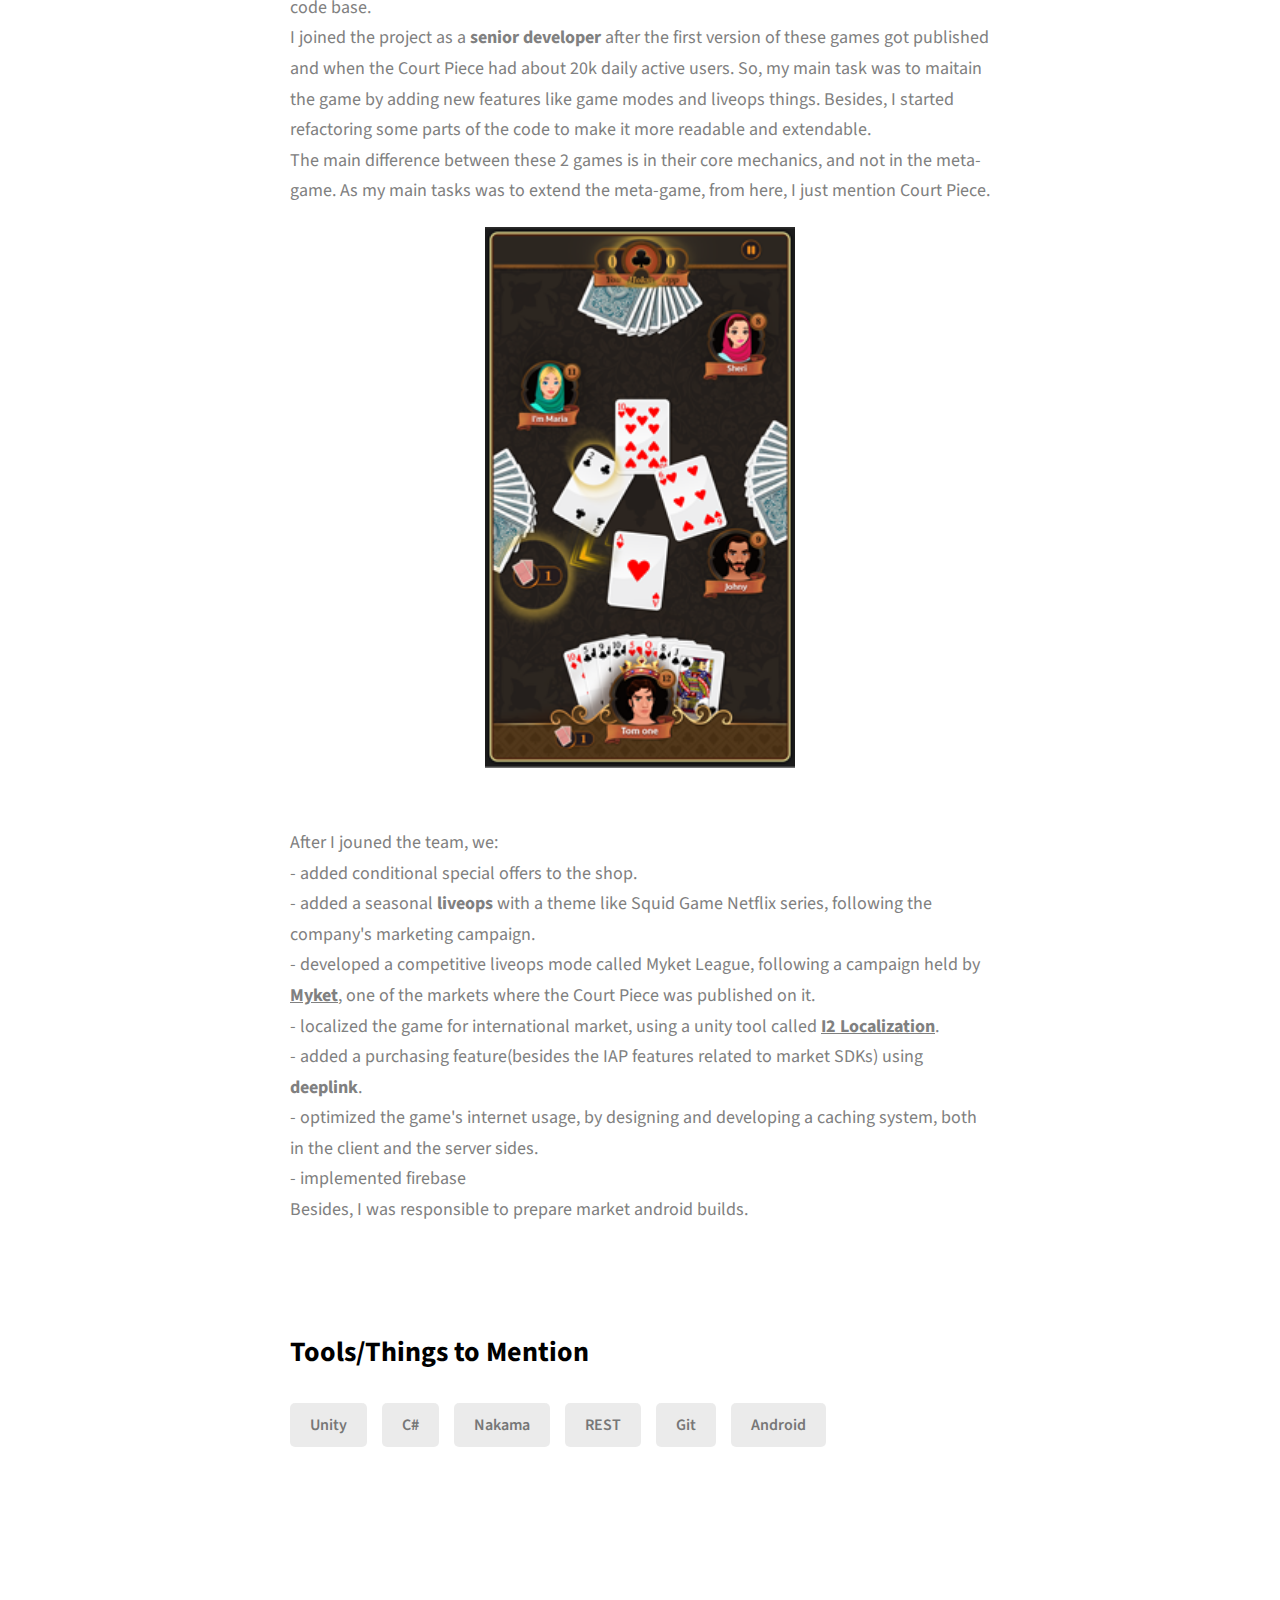
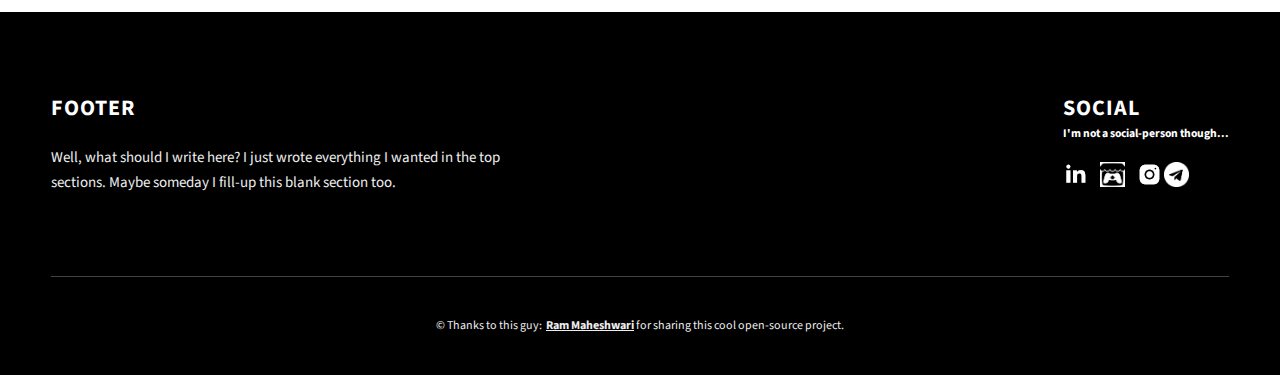
<file: courtPiece.html>
<!DOCTYPE html>
<html lang="en">
  <head>
    <meta charset="UTF-8" />
    <meta name="viewport" content="width=device-width, initial-scale=1.0" />
    <meta http-equiv="X-UA-Compatible" content="ie=edge" />
    <title>rooster wars2</title>
    <meta name="description" content="Case study page of Project" />

    <link rel="stylesheet" href="css/style.css" />

    <link rel="preconnect" href="https://fonts.googleapis.com" />
    <link rel="preconnect" href="https://fonts.gstatic.com" crossorigin />
    <link
      href="https://fonts.googleapis.com/css2?family=Source+Sans+Pro:wght@400;600;700;900&display=swap"
      rel="stylesheet"
    />
  </head>
  <body>
    <header class="header">
      <div class="header__content">
        <div class="header__logo-container">
          <div class="header__logo-img-cont">
            <img
              src="./assets/png/mohammad.jpg"
              alt="Ram Maheshwari Logo Image"
              class="header__logo-img"
            />
          </div>
          <span class="header__logo-sub">Mohammad Shahriari</span>
        </div>
        <div class="header__main">
          <ul class="header__links">
            <li class="header__link-wrapper">
              <a href="./index.html" class="header__link"> Intro </a>
            </li>
            <li class="header__link-wrapper">
              <a href="./index.html#about" class="header__link">About Me</a>
            </li>
            <li class="header__link-wrapper">
              <a href="./index.html#projects" class="header__link">
                Projects
              </a>
            </li>
          </ul>
          <div class="header__main-ham-menu-cont">
            <img
              src="./assets/svg/ham-menu.svg"
              alt="hamburger menu"
              class="header__main-ham-menu"
            />
            <img
              src="./assets/svg/ham-menu-close.svg"
              alt="hamburger menu close"
              class="header__main-ham-menu-close d-none"
            />
          </div>
        </div>
      </div>
      <div class="header__sm-menu">
        <div class="header__sm-menu-content">
          <ul class="header__sm-menu-links">
            <li class="header__sm-menu-link">
              <a href="./index.html"> Intro </a>
            </li>

            <li class="header__sm-menu-link">
              <a href="./index.html#about"> About Me</a>
            </li>

            <li class="header__sm-menu-link">
              <a href="./index.html#projects"> Projects </a>
            </li>
          </ul>
        </div>
      </div>
    </header>
    <section class="project-cs-hero">
      <div class="project-cs-hero__content">
        <h1 class="heading-primary">Court Piece</h1>
        <div class="project-cs-hero__info">
          <p class="text-primary">
            The famous Court Piece card game, made online.
          </p>
        </div>
        <div class="project-cs-hero__cta">
          <a href="#" class="btn btn--bg" target="_blank">Google Play</a>
        </div>
        <div class="project-cs-hero__cta">
          <a href="https://cafebazaar.ir/app/com.xalopex.hokm?l=en" class="btn btn--bg" target="_blank">Cafe Bazaar</a>
        </div>
      </div>
    </section>
    <section class="project-details">
      <div class="main-container">
        <div class="project-details__content">
          <div class="project-details__showcase-img-cont">
            <img
              src="./assets/hokm-plus.png"
              alt="Project Image"
              class="project-details__showcase-img"
            />
          </div>
          <div class="project-details__content-main">
            <div class="project-details__desc">
              <h3 class="project-details__content-title">Project Overview</h3>
              <p class="project-details__desc-para">
                <strong><a href="https://cafebazaar.ir/app/com.xalopex.hokm?l=en"><u>Court Piece</u></a></strong> 
                and <strong><a href="https://cafebazaar.ir/app/com.xalopex.shelem?l=en"><u>Shelem</u></a></strong> 
                are two online card games with the same infrastructure in terms of code base.
                <br> 
                I joined the project as a <strong>senior developer</strong> after the first version of these games got published 
                and when the Court Piece had about 20k daily active users. So, my main task was to maitain the game 
                by adding new features like game modes and liveops things. Besides, I started refactoring some parts of the code 
                to make it more readable and extendable.
                <br>
                The main difference between these 2 games is in their core mechanics, and not in the meta-game. As my main tasks was 
                to extend the meta-game, from here, I just mention Court Piece.
                <br>
                <div class="project-details__showcase-img-cont">
                  <img
                    src="./assets/hokm-plus-core.png"
                    alt="Project Image"
                    class="img_center"
                    width="310" height="541"
                  />
                </div>
                <ol class="project-details__desc-para">
                  After I jouned the team, we:
                  <li>- added conditional special offers to the shop.</li>
                  <li>- added a seasonal <strong>liveops</strong> with a theme like Squid Game Netflix series, following 
                    the company's marketing campaign.</li>
                  <li>- developed a competitive liveops mode called Myket League, following a campaign held by 
                    <strong><a href="https://myket.ir/?lang=en"><u>Myket</u></a></strong>, one of the markets where 
                    the Court Piece was published on it.</li>
                  <li>- localized the game for international market, using a unity tool called 
                    <strong><a href="https://assetstore.unity.com/packages/tools/localization/i2-localization-14884">
                      <u>I2 Localization</u></a></strong>.
                  </li>
                  <li>- added a purchasing feature(besides the IAP features related to market SDKs) using 
                    <strong>deeplink</strong>.</li>
                  <li>- optimized the game's internet usage, by designing and developing a caching system, 
                    both in the client and the server sides.
                  </li>
                  <li>- implemented firebase</li>
                  Besides, I was responsible to prepare market android builds.
                </ol>
              </p>
              <br>
            
            </div>
            <div class="project-details__tools-used">
              <h3 class="project-details__content-title">Tools/Things to Mention</h3>
              <div class="skills">
                <div class="skills__skill">Unity</div>
                <div class="skills__skill">C#</div>
                <div class="skills__skill">Nakama</div>
                <div class="skills__skill">REST</div>
                <div class="skills__skill">Git</div>
                <div class="skills__skill">Android</div>
              </div>
            </div>
          </div>
        </div>
      </div>
    </section>

    <footer class="main-footer">
      <div class="main-container">
        <div class="main-footer__upper">
          <div class="main-footer__row main-footer__row-1">
            <h2 class="heading heading-sm main-footer__heading-sm">
              <span>Social</span>
            </h2>
            <h3>I'm not a social-person though...</h3>
            <div class="main-footer__social-cont">
              <a target="_blank" rel="noreferrer" href="https://www.linkedin.com/in/mohshah/">
                <img
                  class="main-footer__icon"
                  src="./assets/png/linkedin-ico.png"
                  alt="icon"
                />
              </a>
              <a target="_blank" rel="noreferrer" href="http://itch.io/mohshah">
                <img
                  class="main-footer__icon"
                  src="./assets/png/itch.png"
                  alt="icon"
                />
              </a>
              <a target="_blank" rel="noreferrer" href="https://www.instagram.com/mohammadshahriariii">
                <img
                  class="main-footer__icon main-footer__icon--mr-none"
                  src="./assets/png/insta-ico.png"
                  alt="icon"
                />
              </a>
              <a target="_blank" rel="noreferrer" href="https://t.me/mohammad.shahriari">
                <img
                  class="main-footer__icon main-footer__icon--mr-none"
                  src="./assets/png/telegram.png"
                  alt="icon"
                />
              </a>
            </div>

          </div>
          <div class="main-footer__row main-footer__row-2">
            <h4 class="heading heading-sm text-lt">Footer</h4>
            <p class="main-footer__short-desc">
              Well, what should I write here? I just wrote everything I wanted in the top sections.
              Maybe someday I fill-up this blank section too.
            </p>
          </div>
        </div>

        <!-- If you give me some credit or shoutout here by linking to my website, then it will be a big thing for me and will help me a lot :) -->
        <div class="main-footer__lower">
          &copy; Thanks to this guy:
          <a rel="noreferrer" target="_blank" href="https://rammaheshwari.com"
            >Ram Maheshwari</a
          >
          for sharing this cool open-source project.
        </div>
      </div>
    </footer>
    
    <script src="./index.js"></script>
  </body>
</html>
</file>
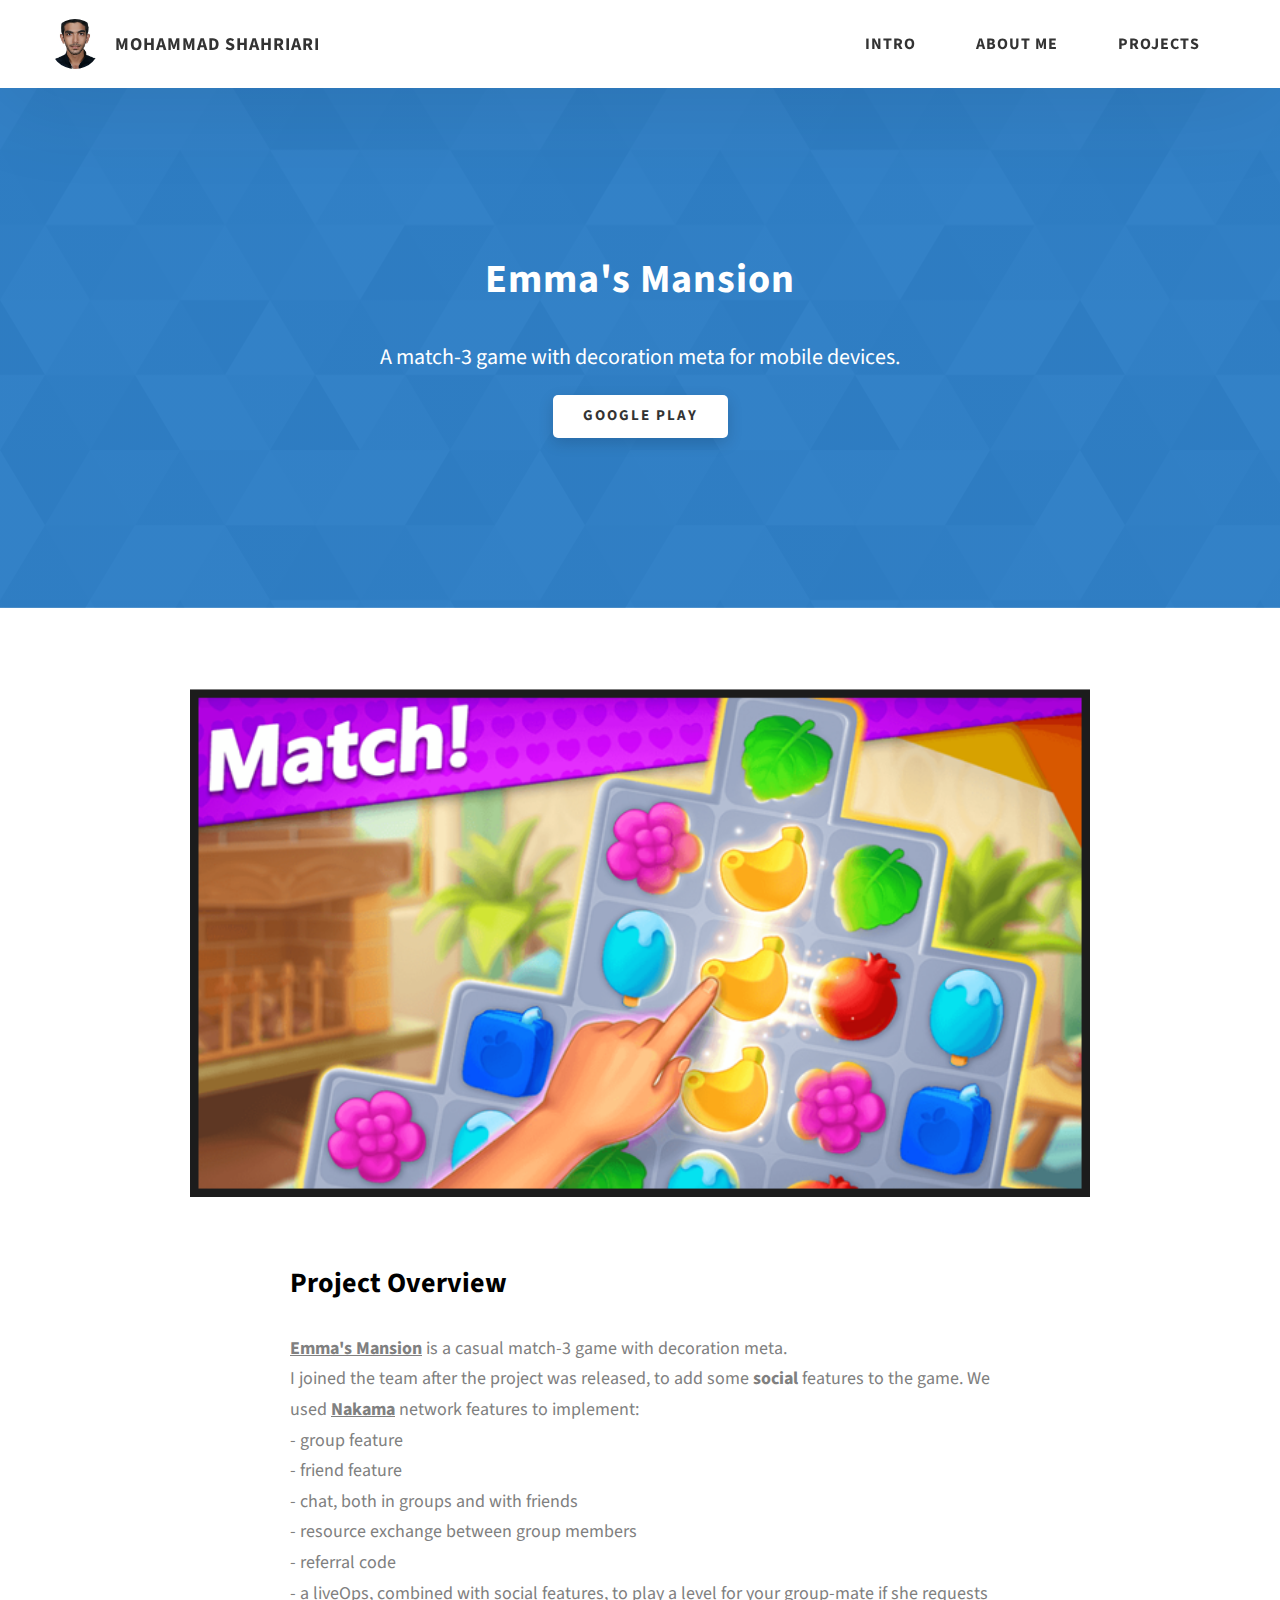
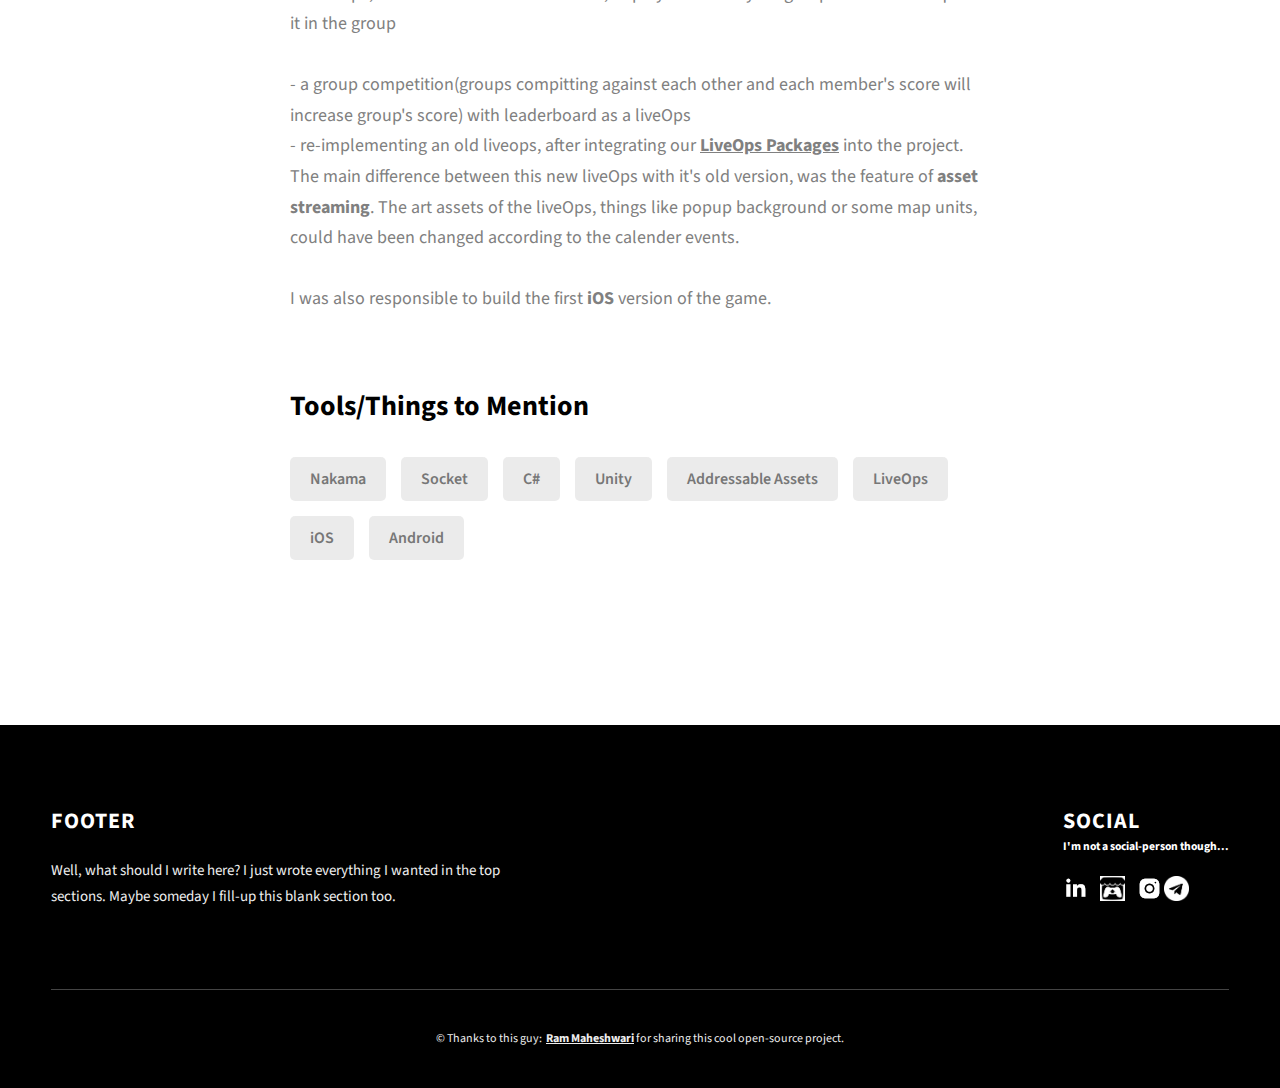
<file: golshifteh.html>
<!DOCTYPE html>
<html lang="en">
  <head>
    <meta charset="UTF-8" />
    <meta name="viewport" content="width=device-width, initial-scale=1.0" />
    <meta http-equiv="X-UA-Compatible" content="ie=edge" />
    <title>Emma's Mansion</title>
    <meta name="description" content="Case study page of Project" />

    <link rel="stylesheet" href="css/style.css" />

    <link rel="preconnect" href="https://fonts.googleapis.com" />
    <link rel="preconnect" href="https://fonts.gstatic.com" crossorigin />
    <link
      href="https://fonts.googleapis.com/css2?family=Source+Sans+Pro:wght@400;600;700;900&display=swap"
      rel="stylesheet"
    />
  </head>
  <body>
    <header class="header">
      <div class="header__content">
        <div class="header__logo-container">
          <div class="header__logo-img-cont">
            <img
              src="./assets/png/mohammad.jpg"
              alt="Ram Maheshwari Logo Image"
              class="header__logo-img"
            />
          </div>
          <span class="header__logo-sub">Mohammad Shahriari</span>
        </div>
        <div class="header__main">
          <ul class="header__links">
            <li class="header__link-wrapper">
              <a href="./index.html" class="header__link"> Intro </a>
            </li>
            <li class="header__link-wrapper">
              <a href="./index.html#about" class="header__link">About Me</a>
            </li>
            <li class="header__link-wrapper">
              <a href="./index.html#projects" class="header__link">
                Projects
              </a>
            </li>
          </ul>
          <div class="header__main-ham-menu-cont">
            <img
              src="./assets/svg/ham-menu.svg"
              alt="hamburger menu"
              class="header__main-ham-menu"
            />
            <img
              src="./assets/svg/ham-menu-close.svg"
              alt="hamburger menu close"
              class="header__main-ham-menu-close d-none"
            />
          </div>
        </div>
      </div>
      <div class="header__sm-menu">
        <div class="header__sm-menu-content">
          <ul class="header__sm-menu-links">
            <li class="header__sm-menu-link">
              <a href="./index.html"> Intro </a>
            </li>

            <li class="header__sm-menu-link">
              <a href="./index.html#about"> About Me</a>
            </li>

            <li class="header__sm-menu-link">
              <a href="./index.html#projects"> Projects </a>
            </li>
          </ul>
        </div>
      </div>
    </header>
    <section class="project-cs-hero">
      <div class="project-cs-hero__content">
        <h1 class="heading-primary">Emma's Mansion</h1>
        <div class="project-cs-hero__info">
          <p class="text-primary">
            A match-3 game with decoration meta for mobile devices.
          </p>
          <div class="project-cs-hero__cta">
            <a href="https://play.google.com/store/apps/details?id=com.jollificationgames.garden&hl=en&gl=US" class="btn btn--bg" target="_blank">Google Play</a>
          </div>
        </div>
      </div>
    </section>
    <section class="project-details">
      <div class="main-container">
        <div class="project-details__content">
          <div class="project-details__showcase-img-cont">
            <img
              src="./assets/golshifteh.png"
              alt="Project Image"
              class="project-details__showcase-img"
            />
          </div>
          <div class="project-details__content-main">
            <div class="project-details__desc">
              <h3 class="project-details__content-title">Project Overview</h3>
              <p class="project-details__desc-para">
                <a href="https://emmasmansion.com/indext"><strong><u>Emma's Mansion</u></strong></a> is a casual match-3 game 
                with decoration meta.<br>
                I joined the team after the project was released, to add some <strong>social</strong> features to the game.
                We used <a href="https://heroiclabs.com/"><u><strong>Nakama</strong></u></a> network features to implement:
                <br>
                - group feature
                <br>
                - friend feature
                <br>
                - chat, both in groups and with friends
                <br>
                - resource exchange between group members
                <br>
                - referral code
                <br>
                - a liveOps, combined with social features, to play a level for your group-mate if she requests it in the group
                <br>
                <br>
                - a group competition(groups compitting against each other and each member's score will increase group's score) 
                with leaderboard as a liveOps
                <br>
                - re-implementing an old liveops, after integrating our 
                <a href="./liveops.html"><u><strong>LiveOps Packages</strong></u></a> into the project. The main difference between 
                this new liveOps with it's old version, was the feature of <strong>asset streaming</strong>. The art assets of the 
                liveOps, things like popup background or some map units, could have been changed according to the calender events.
                <br>
                <br>
                I was also responsible to build the first <strong>iOS</strong> version of the game.
              </p>
            </div>
            <div class="project-details__tools-used">
              <h3 class="project-details__content-title">Tools/Things to Mention</h3>
              <div class="skills">
                <div class="skills__skill">Nakama</div>
                <div class="skills__skill">Socket</div>
                <div class="skills__skill">C#</div>
                <div class="skills__skill">Unity</div>
                <div class="skills__skill">Addressable Assets</div>
                <div class="skills__skill">LiveOps</div>
                <div class="skills__skill">iOS</div>
                <div class="skills__skill">Android</div>
              </div>
            </div>
          </div>
        </div>
      </div>
    </section>

    <footer class="main-footer">
      <div class="main-container">
        <div class="main-footer__upper">
          <div class="main-footer__row main-footer__row-1">
            <h2 class="heading heading-sm main-footer__heading-sm">
              <span>Social</span>
            </h2>
            <h3>I'm not a social-person though...</h3>
            <div class="main-footer__social-cont">
              <a target="_blank" rel="noreferrer" href="https://www.linkedin.com/in/mohshah/">
                <img
                  class="main-footer__icon"
                  src="./assets/png/linkedin-ico.png"
                  alt="icon"
                />
              </a>
              <a target="_blank" rel="noreferrer" href="http://itch.io/mohshah">
                <img
                  class="main-footer__icon"
                  src="./assets/png/itch.png"
                  alt="icon"
                />
              </a>
              <a target="_blank" rel="noreferrer" href="https://www.instagram.com/mohammadshahriariii">
                <img
                  class="main-footer__icon main-footer__icon--mr-none"
                  src="./assets/png/insta-ico.png"
                  alt="icon"
                />
              </a>
              <a target="_blank" rel="noreferrer" href="https://t.me/mohammad.shahriari">
                <img
                  class="main-footer__icon main-footer__icon--mr-none"
                  src="./assets/png/telegram.png"
                  alt="icon"
                />
              </a>
            </div>

          </div>
          <div class="main-footer__row main-footer__row-2">
            <h4 class="heading heading-sm text-lt">Footer</h4>
            <p class="main-footer__short-desc">
              Well, what should I write here? I just wrote everything I wanted in the top sections.
              Maybe someday I fill-up this blank section too.
            </p>
          </div>
        </div>

        <!-- If you give me some credit or shoutout here by linking to my website, then it will be a big thing for me and will help me a lot :) -->
        <div class="main-footer__lower">
          &copy; Thanks to this guy:
          <a rel="noreferrer" target="_blank" href="https://rammaheshwari.com"
            >Ram Maheshwari</a
          >
          for sharing this cool open-source project.
        </div>
      </div>
    </footer>
    
    <script src="./index.js"></script>
  </body>
</html>
</file>
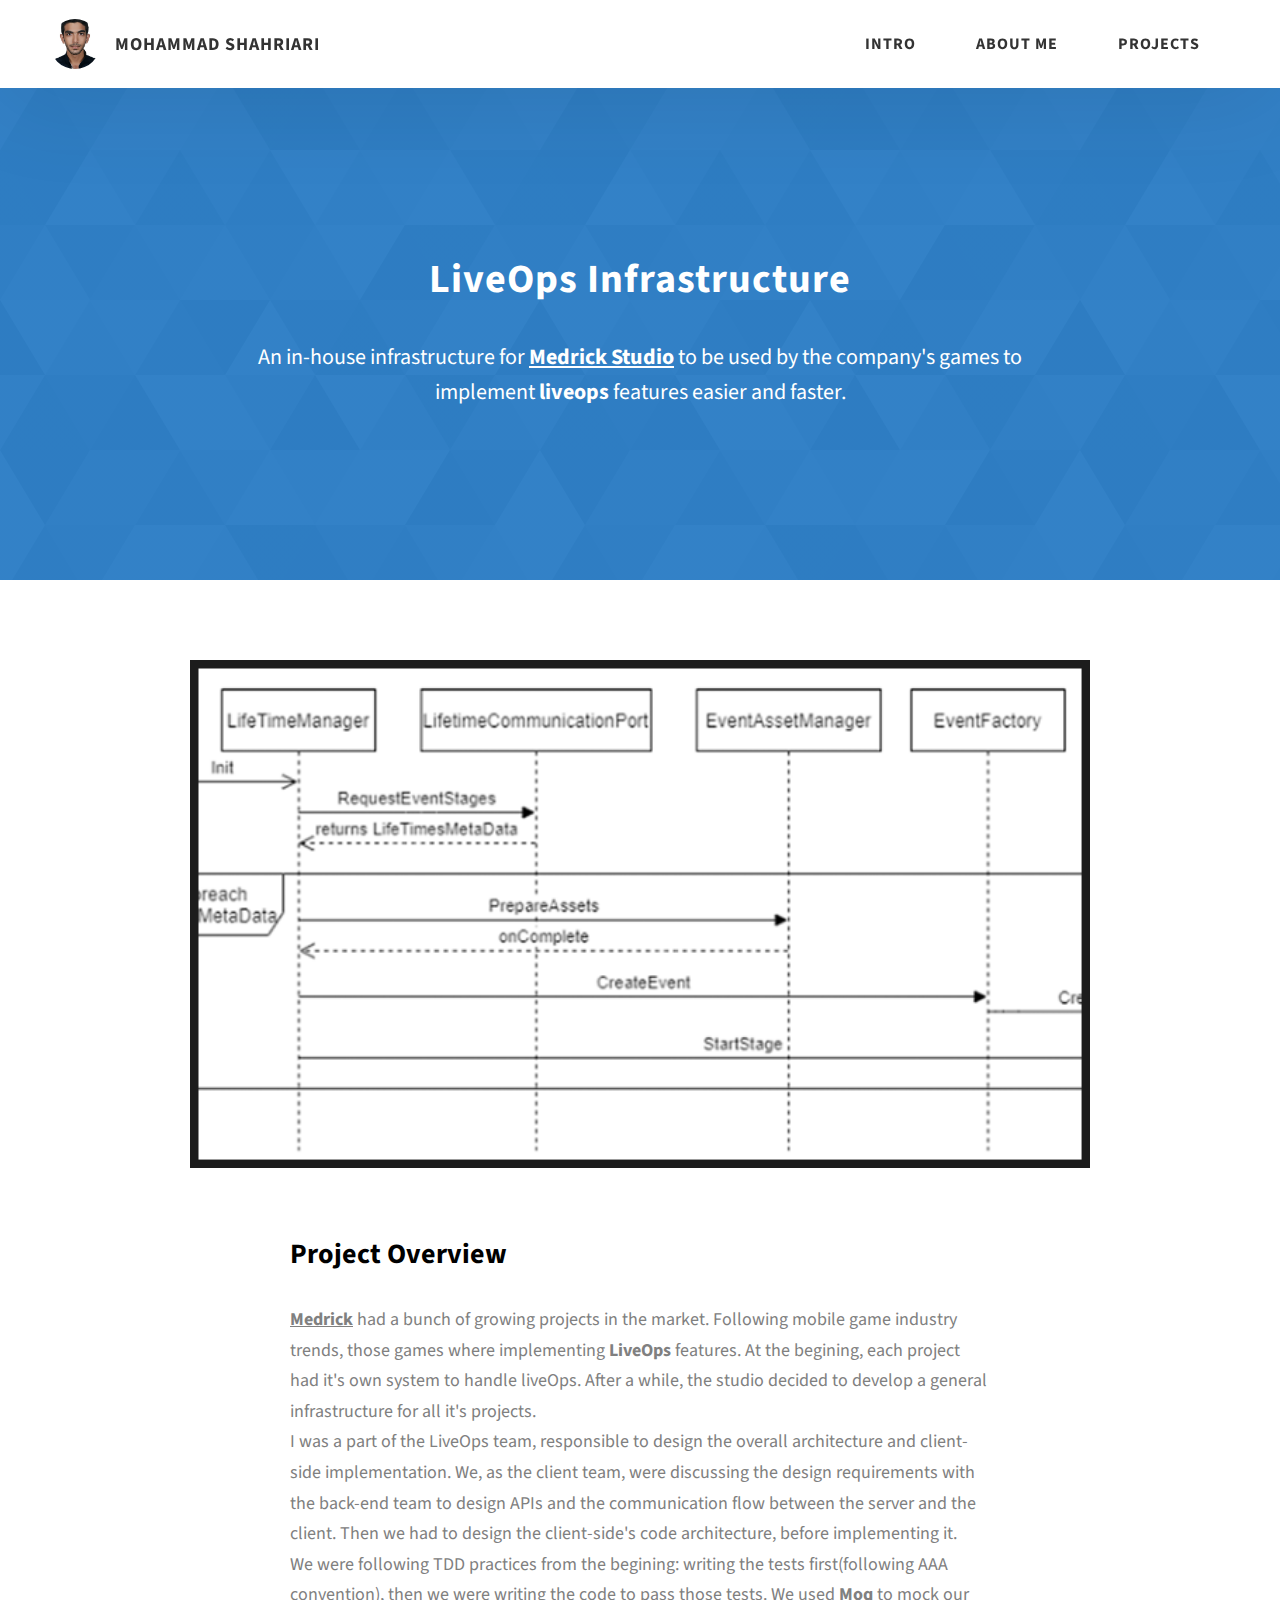
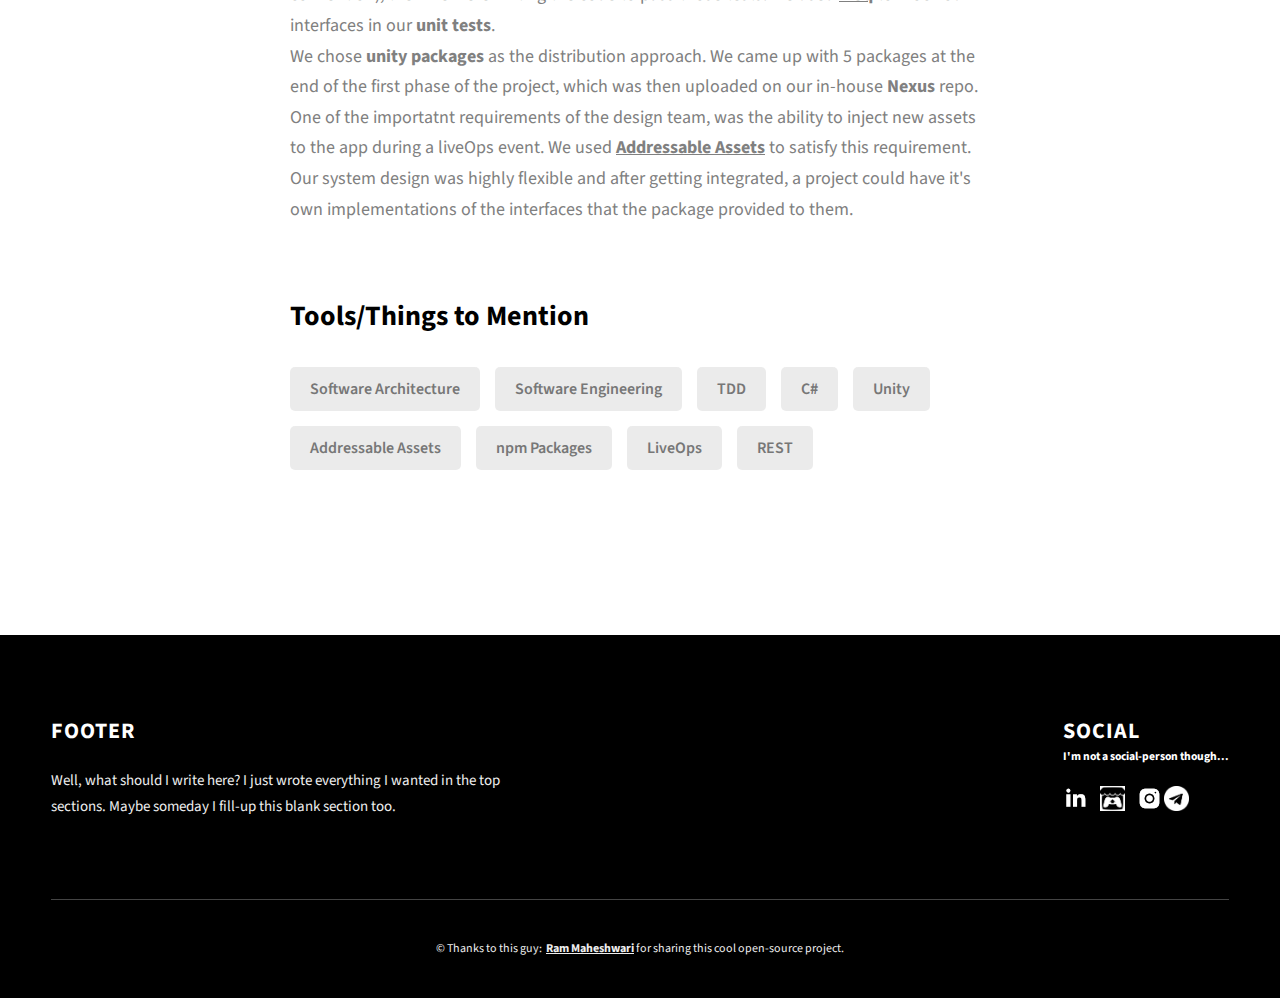
<file: liveops.html>
<!DOCTYPE html>
<html lang="en">
  <head>
    <meta charset="UTF-8" />
    <meta name="viewport" content="width=device-width, initial-scale=1.0" />
    <meta http-equiv="X-UA-Compatible" content="ie=edge" />
    <title>liveOps</title>
    <meta name="description" content="Case study page of Project" />

    <link rel="stylesheet" href="css/style.css" />

    <link rel="preconnect" href="https://fonts.googleapis.com" />
    <link rel="preconnect" href="https://fonts.gstatic.com" crossorigin />
    <link
      href="https://fonts.googleapis.com/css2?family=Source+Sans+Pro:wght@400;600;700;900&display=swap"
      rel="stylesheet"
    />
  </head>
  <body>
    <header class="header">
      <div class="header__content">
        <div class="header__logo-container">
          <div class="header__logo-img-cont">
            <img
              src="./assets/png/mohammad.jpg"
              alt="Ram Maheshwari Logo Image"
              class="header__logo-img"
            />
          </div>
          <span class="header__logo-sub">Mohammad Shahriari</span>
        </div>
        <div class="header__main">
          <ul class="header__links">
            <li class="header__link-wrapper">
              <a href="./index.html" class="header__link"> Intro </a>
            </li>
            <li class="header__link-wrapper">
              <a href="./index.html#about" class="header__link">About Me</a>
            </li>
            <li class="header__link-wrapper">
              <a href="./index.html#projects" class="header__link">
                Projects
              </a>
            </li>
          </ul>
          <div class="header__main-ham-menu-cont">
            <img
              src="./assets/svg/ham-menu.svg"
              alt="hamburger menu"
              class="header__main-ham-menu"
            />
            <img
              src="./assets/svg/ham-menu-close.svg"
              alt="hamburger menu close"
              class="header__main-ham-menu-close d-none"
            />
          </div>
        </div>
      </div>
      <div class="header__sm-menu">
        <div class="header__sm-menu-content">
          <ul class="header__sm-menu-links">
            <li class="header__sm-menu-link">
              <a href="./index.html"> Intro </a>
            </li>

            <li class="header__sm-menu-link">
              <a href="./index.html#about"> About Me</a>
            </li>

            <li class="header__sm-menu-link">
              <a href="./index.html#projects"> Projects </a>
            </li>
          </ul>
        </div>
      </div>
    </header>
    <section class="project-cs-hero">
      <div class="project-cs-hero__content">
        <h1 class="heading-primary">LiveOps Infrastructure</h1>
        <div class="project-cs-hero__info">
          <p class="text-primary">
            An in-house infrastructure for <a href="http://medrickfze.com/#about"><strong><u>Medrick Studio</u></strong></a> 
            to be used by the company's games to implement <strong>liveops</strong> features easier and faster.
          </p>
        </div>
      </div>
    </section>
    <section class="project-details">
      <div class="main-container">
        <div class="project-details__content">
          <div class="project-details__showcase-img-cont">
            <img
              src="./assets/liveops.png"
              alt="Project Image"
              class="project-details__showcase-img"
            />
          </div>
          <div class="project-details__content-main">
            <div class="project-details__desc">
              <h3 class="project-details__content-title">Project Overview</h3>
              <p class="project-details__desc-para">
                <a href="http://medrickfze.com/#about"><strong><u>Medrick</u></strong></a> had a bunch of growing projects in the market. 
                Following mobile game industry trends, those games where implementing <strong>LiveOps</strong> features. 
                At the begining, each project had it's own system to handle liveOps. After a while, the studio decided 
                to develop a general infrastructure for all it's projects.<br>
                I was a part of the LiveOps team, responsible to design the overall architecture and client-side implementation. 
                We, as the client team, were discussing the design requirements with the back-end team 
                to design APIs and the communication flow between the server and the client. Then we had to design 
                the client-side's code architecture, before implementing it.<br>
                We were following <stron>TDD</stron> practices from the begining: writing the tests first(following AAA convention), 
                then we were writing the code to pass those tests. We used 
                <a href="https://github.com/moq/moq4"><strong><u>Moq</u></strong></a> to mock our interfaces in our <strong>unit tests</strong>. 
                <br>
                We chose <strong>unity packages</strong> as the distribution approach. We came up with 5 packages at 
                the end of the first phase of the project, which was then uploaded on our in-house <strong>Nexus</strong> repo.
                <br>
                One of the importatnt requirements of the design team, was the ability to inject new assets to the app during a liveOps event. We used 
                <a href="https://docs.unity3d.com/Packages/com.unity.addressables@1.21/index.html"><strong><u>Addressable Assets</u></strong></a> 
                to satisfy this requirement.
                <br>
                Our system design was highly flexible and after getting integrated, a project could have it's own 
                implementations of the interfaces that the package provided to them.
              </p>
            </div>
            <div class="project-details__tools-used">
              <h3 class="project-details__content-title">Tools/Things to Mention</h3>
              <div class="skills">
                <div class="skills__skill">Software Architecture</div>
                <div class="skills__skill">Software Engineering</div>
                <div class="skills__skill">TDD</div>
                <div class="skills__skill">C#</div>
                <div class="skills__skill">Unity</div>
                <div class="skills__skill">Addressable Assets</div>
                <div class="skills__skill">npm Packages</div>
                <div class="skills__skill">LiveOps</div>
                <div class="skills__skill">REST</div>
              </div>
            </div>
          </div>
        </div>
      </div>
    </section>

    <footer class="main-footer">
      <div class="main-container">
        <div class="main-footer__upper">
          <div class="main-footer__row main-footer__row-1">
            <h2 class="heading heading-sm main-footer__heading-sm">
              <span>Social</span>
            </h2>
            <h3>I'm not a social-person though...</h3>
            <div class="main-footer__social-cont">
              <a target="_blank" rel="noreferrer" href="https://www.linkedin.com/in/mohshah/">
                <img
                  class="main-footer__icon"
                  src="./assets/png/linkedin-ico.png"
                  alt="icon"
                />
              </a>
              <a target="_blank" rel="noreferrer" href="http://itch.io/mohshah">
                <img
                  class="main-footer__icon"
                  src="./assets/png/itch.png"
                  alt="icon"
                />
              </a>
              <a target="_blank" rel="noreferrer" href="https://www.instagram.com/mohammadshahriariii">
                <img
                  class="main-footer__icon main-footer__icon--mr-none"
                  src="./assets/png/insta-ico.png"
                  alt="icon"
                />
              </a>
              <a target="_blank" rel="noreferrer" href="https://t.me/mohammad.shahriari">
                <img
                  class="main-footer__icon main-footer__icon--mr-none"
                  src="./assets/png/telegram.png"
                  alt="icon"
                />
              </a>
            </div>

          </div>
          <div class="main-footer__row main-footer__row-2">
            <h4 class="heading heading-sm text-lt">Footer</h4>
            <p class="main-footer__short-desc">
              Well, what should I write here? I just wrote everything I wanted in the top sections.
              Maybe someday I fill-up this blank section too.
            </p>
          </div>
        </div>

        <!-- If you give me some credit or shoutout here by linking to my website, then it will be a big thing for me and will help me a lot :) -->
        <div class="main-footer__lower">
          &copy; Thanks to this guy:
          <a rel="noreferrer" target="_blank" href="https://rammaheshwari.com"
            >Ram Maheshwari</a
          >
          for sharing this cool open-source project.
        </div>
      </div>
    </footer>
    
    <script src="./index.js"></script>
  </body>
</html>
</file>
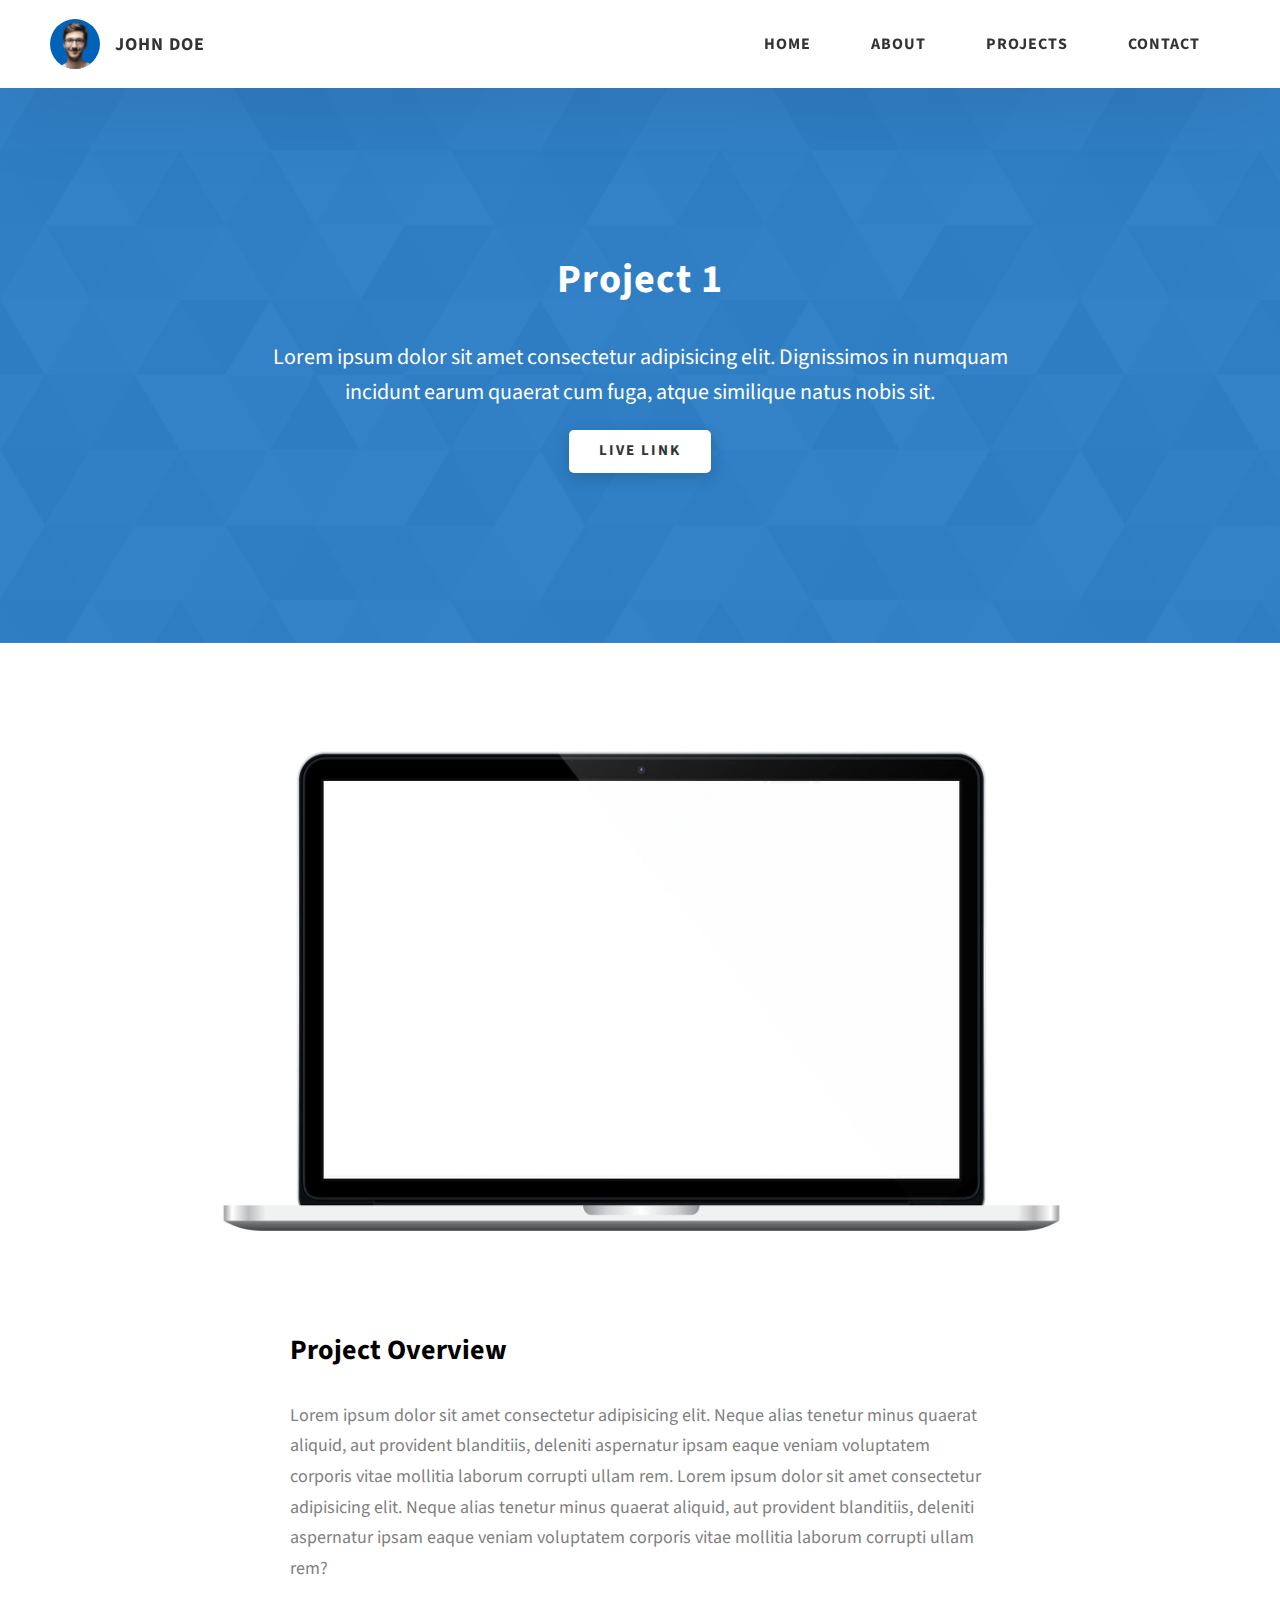
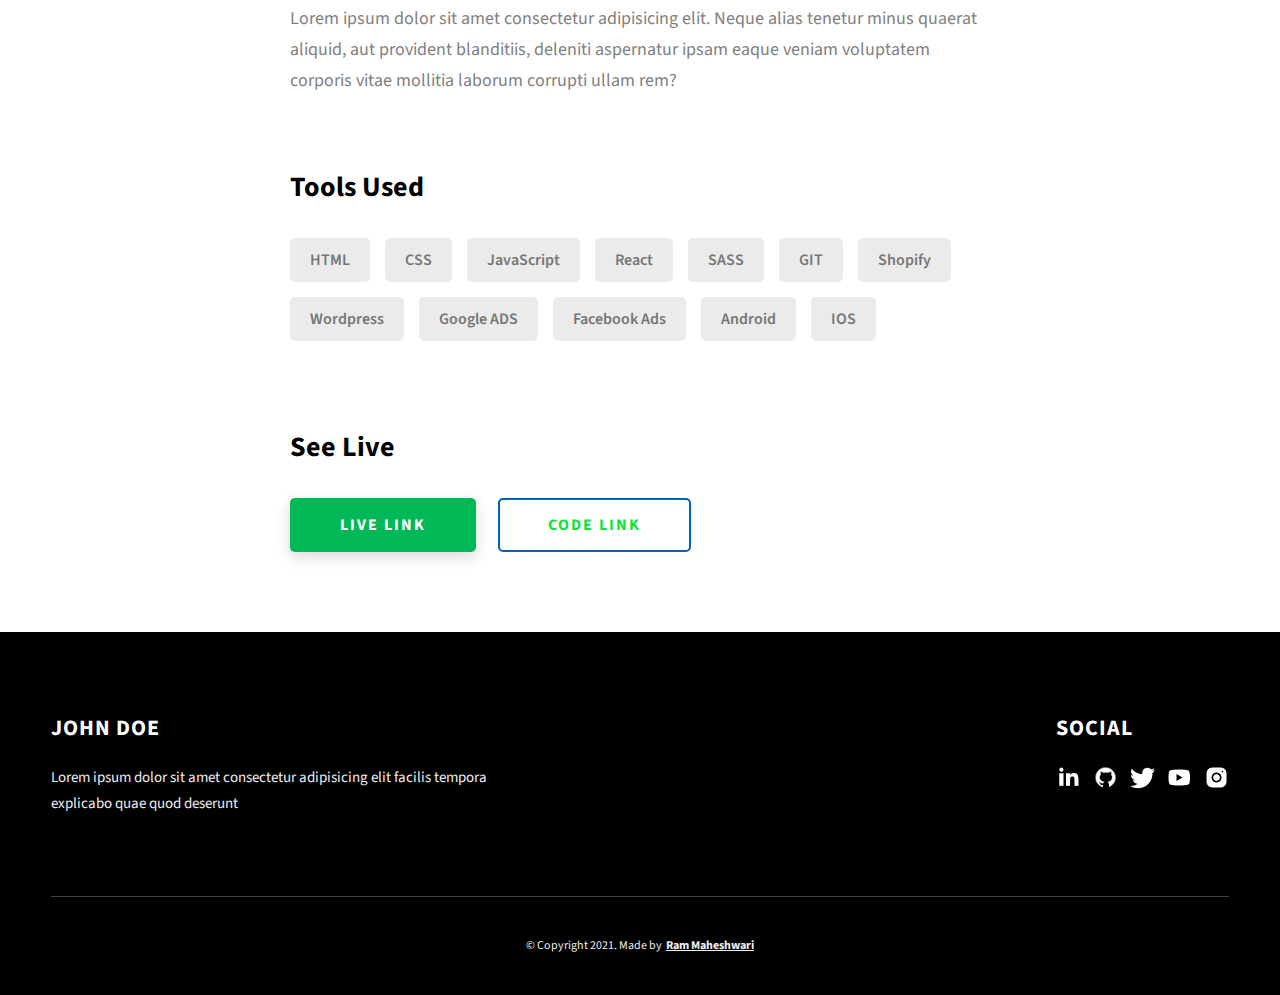
<file: project-1.html>
<!DOCTYPE html>
<html lang="en">
  <head>
    <meta charset="UTF-8" />
    <meta name="viewport" content="width=device-width, initial-scale=1.0" />
    <meta http-equiv="X-UA-Compatible" content="ie=edge" />
    <title>Case Study of Project 1</title>
    <meta name="description" content="Case study page of Project" />

    <link rel="stylesheet" href="css/style.css" />

    <link rel="preconnect" href="https://fonts.googleapis.com" />
    <link rel="preconnect" href="https://fonts.gstatic.com" crossorigin />
    <link
      href="https://fonts.googleapis.com/css2?family=Source+Sans+Pro:wght@400;600;700;900&display=swap"
      rel="stylesheet"
    />
  </head>
  <body>
    <header class="header">
      <div class="header__content">
        <div class="header__logo-container">
          <div class="header__logo-img-cont">
            <img
              src="./assets/png/john-doe.png"
              alt="Ram Maheshwari Logo Image"
              class="header__logo-img"
            />
          </div>
          <span class="header__logo-sub">John Doe</span>
        </div>
        <div class="header__main">
          <ul class="header__links">
            <li class="header__link-wrapper">
              <a href="./index.html" class="header__link"> Home </a>
            </li>
            <li class="header__link-wrapper">
              <a href="./index.html#about" class="header__link">About </a>
            </li>
            <li class="header__link-wrapper">
              <a href="./index.html#projects" class="header__link">
                Projects
              </a>
            </li>
            <li class="header__link-wrapper">
              <a href="./index.html#contact" class="header__link"> Contact </a>
            </li>
          </ul>
          <div class="header__main-ham-menu-cont">
            <img
              src="./assets/svg/ham-menu.svg"
              alt="hamburger menu"
              class="header__main-ham-menu"
            />
            <img
              src="./assets/svg/ham-menu-close.svg"
              alt="hamburger menu close"
              class="header__main-ham-menu-close d-none"
            />
          </div>
        </div>
      </div>
      <div class="header__sm-menu">
        <div class="header__sm-menu-content">
          <ul class="header__sm-menu-links">
            <li class="header__sm-menu-link">
              <a href="./index.html"> Home </a>
            </li>

            <li class="header__sm-menu-link">
              <a href="./index.html#about"> About </a>
            </li>

            <li class="header__sm-menu-link">
              <a href="./index.html#projects"> Projects </a>
            </li>

            <li class="header__sm-menu-link">
              <a href="./index.html#contact"> Contact </a>
            </li>
          </ul>
        </div>
      </div>
    </header>
    <section class="project-cs-hero">
      <div class="project-cs-hero__content">
        <h1 class="heading-primary">Project 1</h1>
        <div class="project-cs-hero__info">
          <p class="text-primary">
            Lorem ipsum dolor sit amet consectetur adipisicing elit. Dignissimos
            in numquam incidunt earum quaerat cum fuga, atque similique natus
            nobis sit.
          </p>
        </div>
        <div class="project-cs-hero__cta">
          <a href="#" class="btn btn--bg" target="_blank">Live Link</a>
        </div>
      </div>
    </section>
    <section class="project-details">
      <div class="main-container">
        <div class="project-details__content">
          <div class="project-details__showcase-img-cont">
            <img
              src="./assets/jpeg/project-mockup-example.jpeg"
              alt="Project Image"
              class="project-details__showcase-img"
            />
          </div>
          <div class="project-details__content-main">
            <div class="project-details__desc">
              <h3 class="project-details__content-title">Project Overview</h3>
              <p class="project-details__desc-para">
                Lorem ipsum dolor sit amet consectetur adipisicing elit. Neque
                alias tenetur minus quaerat aliquid, aut provident blanditiis,
                deleniti aspernatur ipsam eaque veniam voluptatem corporis vitae
                mollitia laborum corrupti ullam rem. Lorem ipsum dolor sit amet
                consectetur adipisicing elit. Neque alias tenetur minus quaerat
                aliquid, aut provident blanditiis, deleniti aspernatur ipsam
                eaque veniam voluptatem corporis vitae mollitia laborum corrupti
                ullam rem?
              </p>
              <p class="project-details__desc-para">
                Lorem ipsum dolor sit amet consectetur adipisicing elit. Neque
                alias tenetur minus quaerat aliquid, aut provident blanditiis,
                deleniti aspernatur ipsam eaque veniam voluptatem corporis vitae
                mollitia laborum corrupti ullam rem?
              </p>
            </div>
            <div class="project-details__tools-used">
              <h3 class="project-details__content-title">Tools Used</h3>
              <div class="skills">
                <div class="skills__skill">HTML</div>
                <div class="skills__skill">CSS</div>
                <div class="skills__skill">JavaScript</div>
                <div class="skills__skill">React</div>
                <div class="skills__skill">SASS</div>
                <div class="skills__skill">GIT</div>
                <div class="skills__skill">Shopify</div>
                <div class="skills__skill">Wordpress</div>
                <div class="skills__skill">Google ADS</div>
                <div class="skills__skill">Facebook Ads</div>
                <div class="skills__skill">Android</div>
                <div class="skills__skill">IOS</div>
              </div>
            </div>
            <div class="project-details__links">
              <h3 class="project-details__content-title">See Live</h3>
              <a
                href="#"
                class="btn btn--med btn--theme project-details__links-btn"
                target="_blank"
                >Live Link</a
              >
              <a
                href="#"
                class="btn btn--med btn--theme-inv project-details__links-btn"
                target="_blank"
                >Code Link</a
              >
            </div>
          </div>
        </div>
      </div>
    </section>
    <footer class="main-footer">
      <div class="main-container">
        <div class="main-footer__upper">
          <div class="main-footer__row main-footer__row-1">
            <h2 class="heading heading-sm main-footer__heading-sm">
              <span>Social</span>
            </h2>
            <div class="main-footer__social-cont">
              <a target="_blank" rel="noreferrer" href="#">
                <img
                  class="main-footer__icon"
                  src="./assets/png/linkedin-ico.png"
                  alt="icon"
                />
              </a>
              <a target="_blank" rel="noreferrer" href="#">
                <img
                  class="main-footer__icon"
                  src="./assets/png/github-ico.png"
                  alt="icon"
                />
              </a>
              <a target="_blank" rel="noreferrer" href="#">
                <img
                  class="main-footer__icon"
                  src="./assets/png/twitter-ico.png"
                  alt="icon"
                />
              </a>
              <a target="_blank" rel="noreferrer" href="#">
                <img
                  class="main-footer__icon"
                  src="./assets/png/yt-ico.png"
                  alt="icon"
                />
              </a>
              <a target="_blank" rel="noreferrer" href="#">
                <img
                  class="main-footer__icon main-footer__icon--mr-none"
                  src="./assets/png/insta-ico.png"
                  alt="icon"
                />
              </a>
            </div>
          </div>
          <div class="main-footer__row main-footer__row-2">
            <h4 class="heading heading-sm text-lt">John Doe</h4>
            <p class="main-footer__short-desc">
              Lorem ipsum dolor sit amet consectetur adipisicing elit facilis
              tempora explicabo quae quod deserunt
            </p>
          </div>
        </div>

        <div class="main-footer__lower">
          &copy; Copyright 2021. Made by
          <a rel="noreferrer" target="_blank" href="https://rammaheshwari.com"
            >Ram Maheshwari</a
          >
        </div>
      </div>
    </footer>
    <script src="./index.js"></script>
  </body>
</html>
</file>
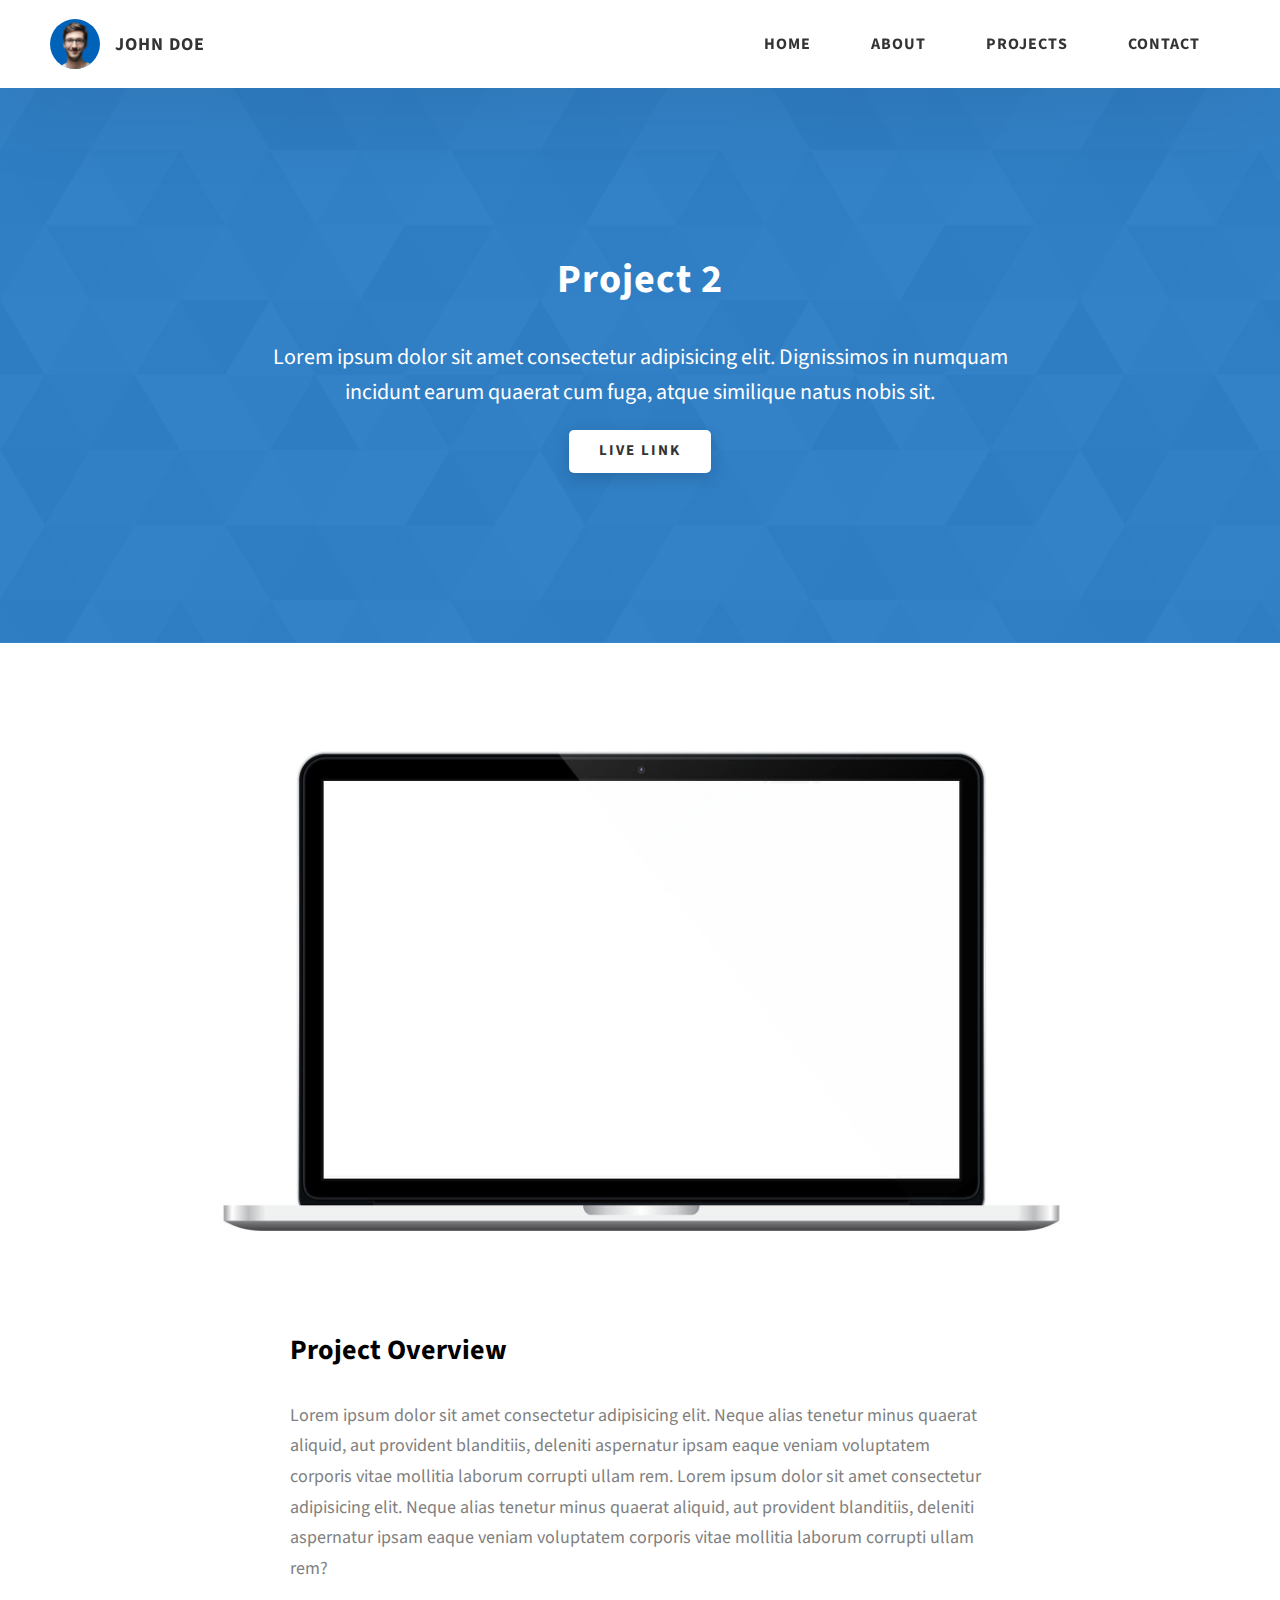
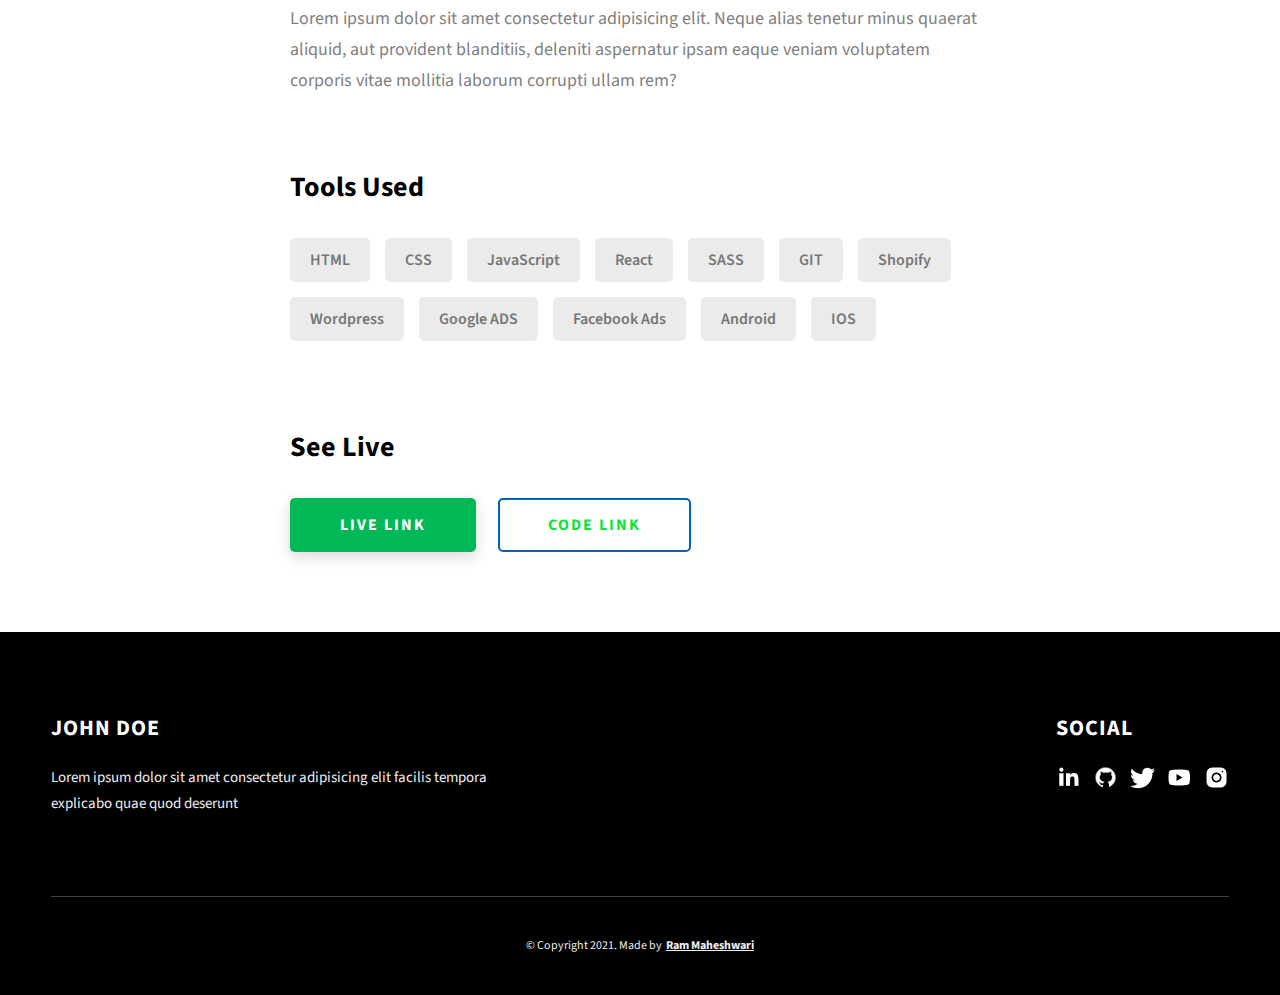
<file: project-2.html>
<!DOCTYPE html>
<html lang="en">
  <head>
    <meta charset="UTF-8" />
    <meta name="viewport" content="width=device-width, initial-scale=1.0" />
    <meta http-equiv="X-UA-Compatible" content="ie=edge" />
    <title>Case Study of Project 2</title>
    <meta name="description" content="Case study page of Project" />

    <link rel="stylesheet" href="css/style.css" />

    <link rel="preconnect" href="https://fonts.googleapis.com" />
    <link rel="preconnect" href="https://fonts.gstatic.com" crossorigin />
    <link
      href="https://fonts.googleapis.com/css2?family=Source+Sans+Pro:wght@400;600;700;900&display=swap"
      rel="stylesheet"
    />
  </head>
  <body>
    <header class="header">
      <div class="header__content">
        <div class="header__logo-container">
          <div class="header__logo-img-cont">
            <img
              src="./assets/png/john-doe.png"
              alt="Ram Maheshwari Logo Image"
              class="header__logo-img"
            />
          </div>
          <span class="header__logo-sub">John Doe</span>
        </div>
        <div class="header__main">
          <ul class="header__links">
            <li class="header__link-wrapper">
              <a href="./index.html" class="header__link"> Home </a>
            </li>
            <li class="header__link-wrapper">
              <a href="./index.html#about" class="header__link">About </a>
            </li>
            <li class="header__link-wrapper">
              <a href="./index.html#projects" class="header__link">
                Projects
              </a>
            </li>
            <li class="header__link-wrapper">
              <a href="./index.html#contact" class="header__link"> Contact </a>
            </li>
          </ul>
          <div class="header__main-ham-menu-cont">
            <img
              src="./assets/svg/ham-menu.svg"
              alt="hamburger menu"
              class="header__main-ham-menu"
            />
            <img
              src="./assets/svg/ham-menu-close.svg"
              alt="hamburger menu close"
              class="header__main-ham-menu-close d-none"
            />
          </div>
        </div>
      </div>
      <div class="header__sm-menu">
        <div class="header__sm-menu-content">
          <ul class="header__sm-menu-links">
            <li class="header__sm-menu-link">
              <a href="./index.html"> Home </a>
            </li>

            <li class="header__sm-menu-link">
              <a href="./index.html#about"> About </a>
            </li>

            <li class="header__sm-menu-link">
              <a href="./index.html#projects"> Projects </a>
            </li>

            <li class="header__sm-menu-link">
              <a href="./index.html#contact"> Contact </a>
            </li>
          </ul>
        </div>
      </div>
    </header>
    <section class="project-cs-hero">
      <div class="project-cs-hero__content">
        <h1 class="heading-primary">Project 2</h1>
        <div class="project-cs-hero__info">
          <p class="text-primary">
            Lorem ipsum dolor sit amet consectetur adipisicing elit. Dignissimos
            in numquam incidunt earum quaerat cum fuga, atque similique natus
            nobis sit.
          </p>
        </div>
        <div class="project-cs-hero__cta">
          <a href="#" class="btn btn--bg" target="_blank">Live Link</a>
        </div>
      </div>
    </section>
    <section class="project-details">
      <div class="main-container">
        <div class="project-details__content">
          <div class="project-details__showcase-img-cont">
            <img
              src="./assets/jpeg/project-mockup-example.jpeg"
              alt="Project Image"
              class="project-details__showcase-img"
            />
          </div>
          <div class="project-details__content-main">
            <div class="project-details__desc">
              <h3 class="project-details__content-title">Project Overview</h3>
              <p class="project-details__desc-para">
                Lorem ipsum dolor sit amet consectetur adipisicing elit. Neque
                alias tenetur minus quaerat aliquid, aut provident blanditiis,
                deleniti aspernatur ipsam eaque veniam voluptatem corporis vitae
                mollitia laborum corrupti ullam rem. Lorem ipsum dolor sit amet
                consectetur adipisicing elit. Neque alias tenetur minus quaerat
                aliquid, aut provident blanditiis, deleniti aspernatur ipsam
                eaque veniam voluptatem corporis vitae mollitia laborum corrupti
                ullam rem?
              </p>
              <p class="project-details__desc-para">
                Lorem ipsum dolor sit amet consectetur adipisicing elit. Neque
                alias tenetur minus quaerat aliquid, aut provident blanditiis,
                deleniti aspernatur ipsam eaque veniam voluptatem corporis vitae
                mollitia laborum corrupti ullam rem?
              </p>
            </div>
            <div class="project-details__tools-used">
              <h3 class="project-details__content-title">Tools Used</h3>
              <div class="skills">
                <div class="skills__skill">HTML</div>
                <div class="skills__skill">CSS</div>
                <div class="skills__skill">JavaScript</div>
                <div class="skills__skill">React</div>
                <div class="skills__skill">SASS</div>
                <div class="skills__skill">GIT</div>
                <div class="skills__skill">Shopify</div>
                <div class="skills__skill">Wordpress</div>
                <div class="skills__skill">Google ADS</div>
                <div class="skills__skill">Facebook Ads</div>
                <div class="skills__skill">Android</div>
                <div class="skills__skill">IOS</div>
              </div>
            </div>
            <div class="project-details__links">
              <h3 class="project-details__content-title">See Live</h3>
              <a
                href="#"
                class="btn btn--med btn--theme project-details__links-btn"
                target="_blank"
                >Live Link</a
              >
              <a
                href="#"
                class="btn btn--med btn--theme-inv project-details__links-btn"
                target="_blank"
                >Code Link</a
              >
            </div>
          </div>
        </div>
      </div>
    </section>
    <footer class="main-footer">
      <div class="main-container">
        <div class="main-footer__upper">
          <div class="main-footer__row main-footer__row-1">
            <h2 class="heading heading-sm main-footer__heading-sm">
              <span>Social</span>
            </h2>
            <div class="main-footer__social-cont">
              <a target="_blank" rel="noreferrer" href="#">
                <img
                  class="main-footer__icon"
                  src="./assets/png/linkedin-ico.png"
                  alt="icon"
                />
              </a>
              <a target="_blank" rel="noreferrer" href="#">
                <img
                  class="main-footer__icon"
                  src="./assets/png/github-ico.png"
                  alt="icon"
                />
              </a>
              <a target="_blank" rel="noreferrer" href="#">
                <img
                  class="main-footer__icon"
                  src="./assets/png/twitter-ico.png"
                  alt="icon"
                />
              </a>
              <a target="_blank" rel="noreferrer" href="#">
                <img
                  class="main-footer__icon"
                  src="./assets/png/yt-ico.png"
                  alt="icon"
                />
              </a>
              <a target="_blank" rel="noreferrer" href="#">
                <img
                  class="main-footer__icon main-footer__icon--mr-none"
                  src="./assets/png/insta-ico.png"
                  alt="icon"
                />
              </a>
            </div>
          </div>
          <div class="main-footer__row main-footer__row-2">
            <h4 class="heading heading-sm text-lt">John Doe</h4>
            <p class="main-footer__short-desc">
              Lorem ipsum dolor sit amet consectetur adipisicing elit facilis
              tempora explicabo quae quod deserunt
            </p>
          </div>
        </div>

        <div class="main-footer__lower">
          &copy; Copyright 2021. Made by
          <a rel="noreferrer" target="_blank" href="https://rammaheshwari.com"
            >Ram Maheshwari</a
          >
        </div>
      </div>
    </footer>
    <script src="./index.js"></script>
  </body>
</html>
</file>
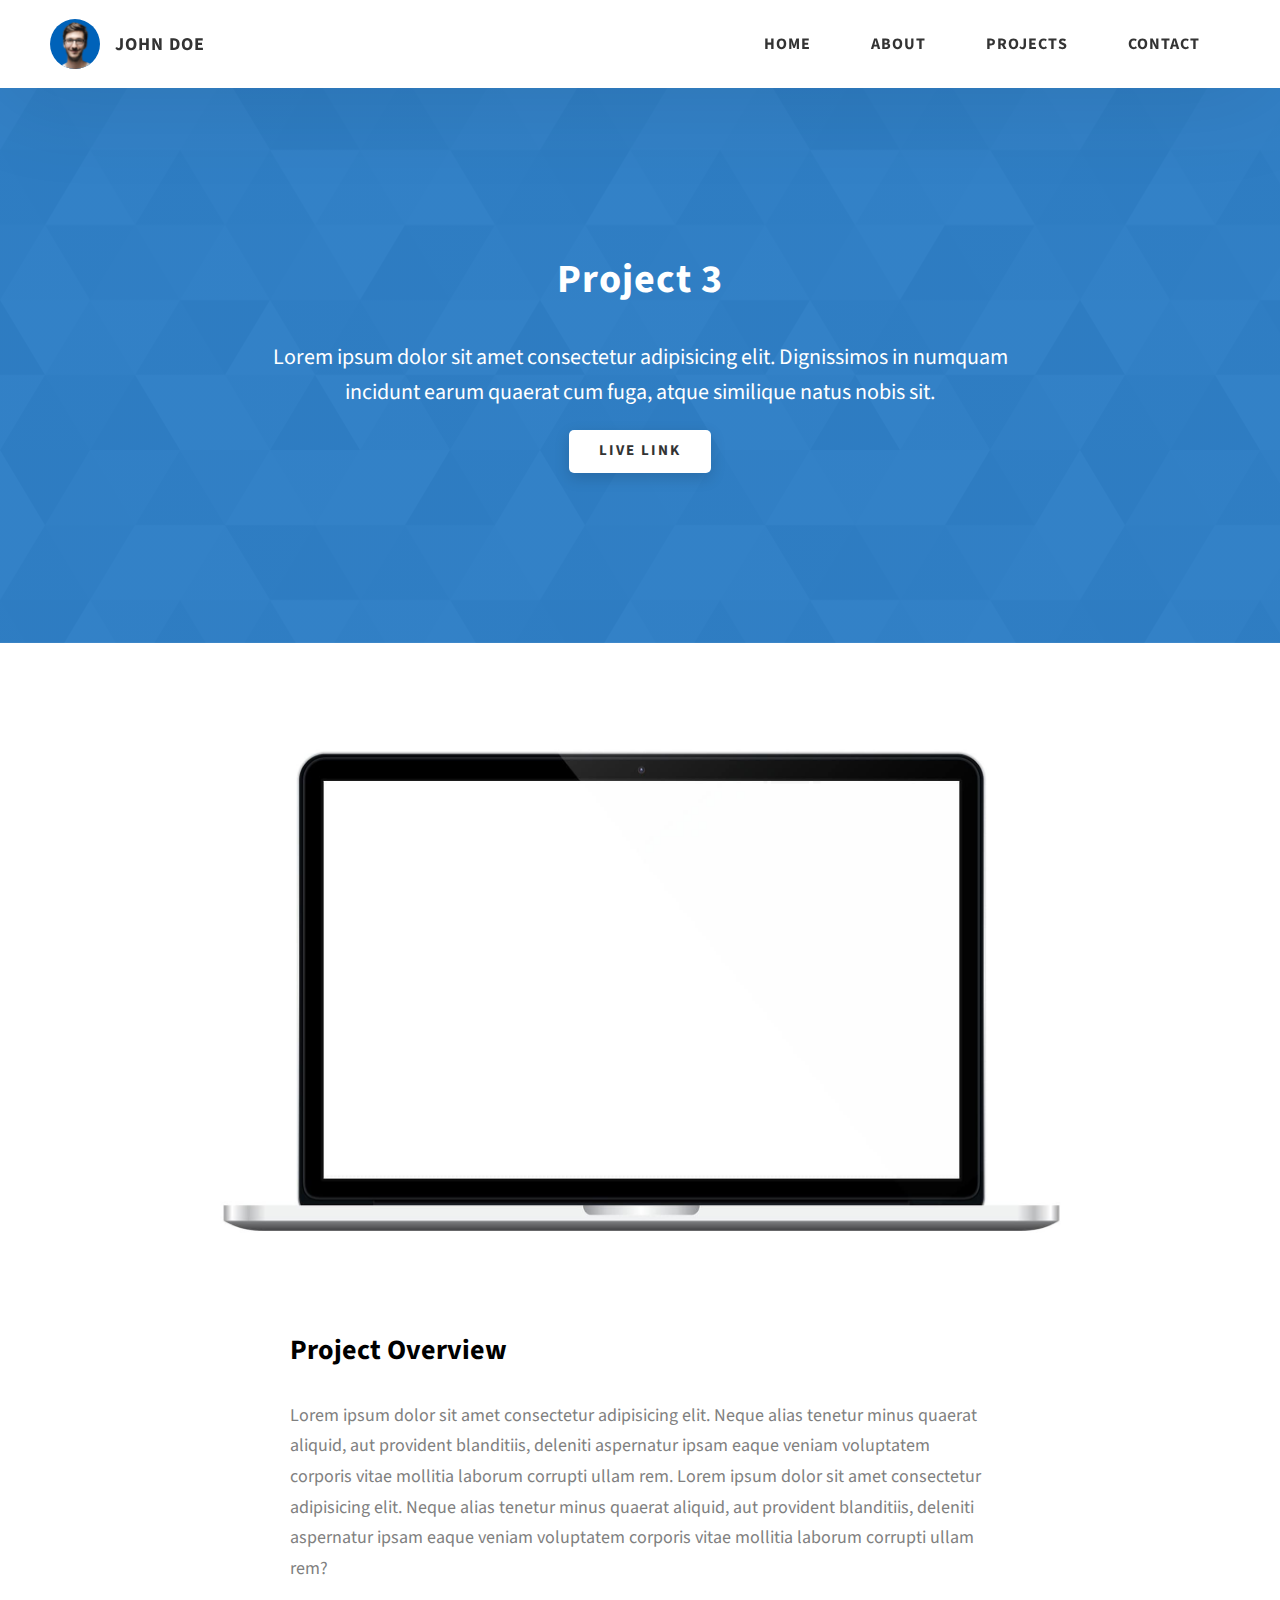
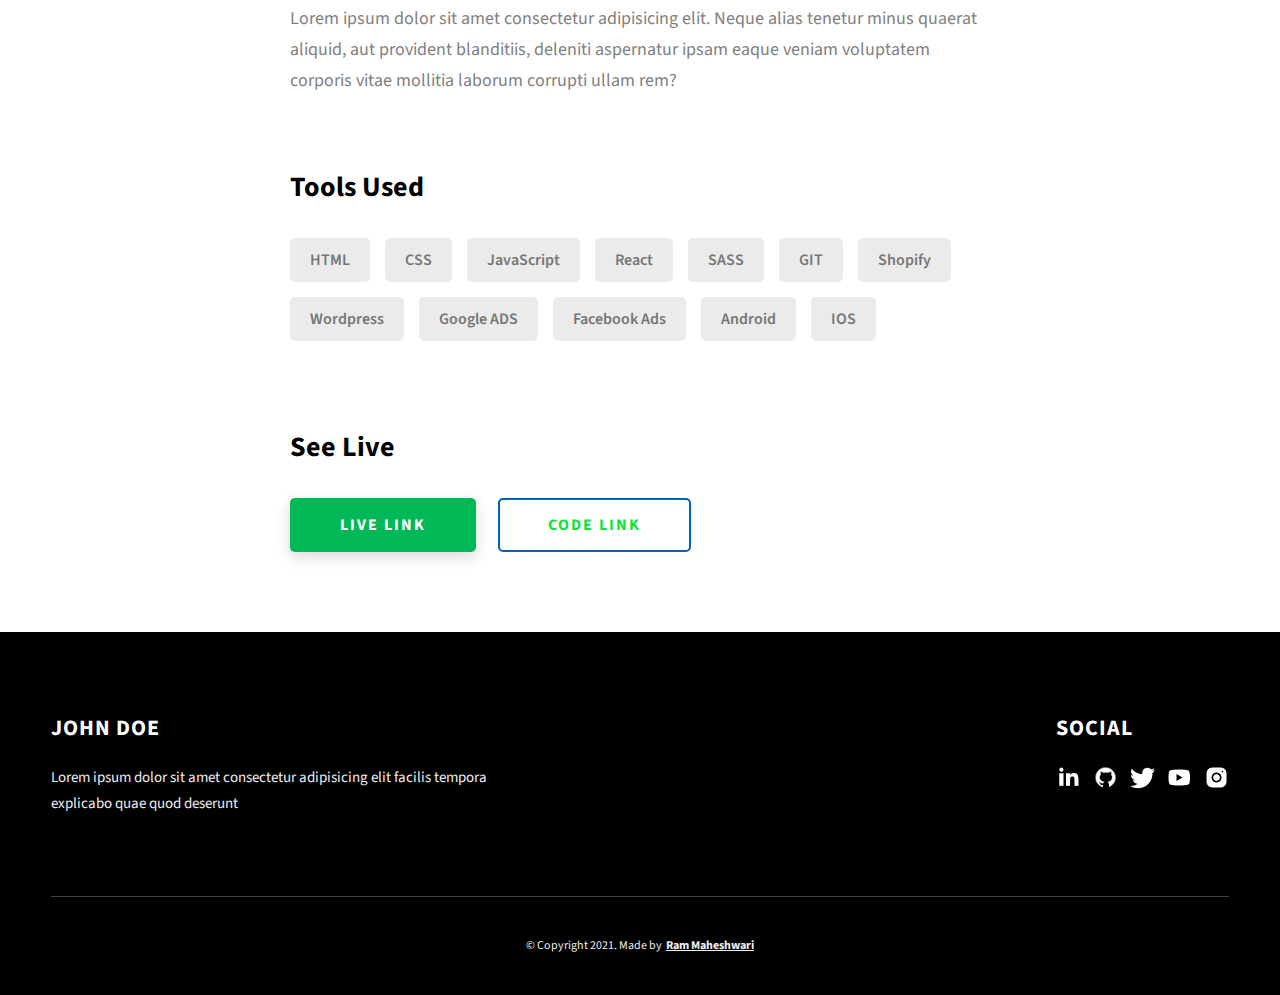
<file: project-3.html>
<!DOCTYPE html>
<html lang="en">
  <head>
    <meta charset="UTF-8" />
    <meta name="viewport" content="width=device-width, initial-scale=1.0" />
    <meta http-equiv="X-UA-Compatible" content="ie=edge" />
    <title>Rooster Wars 2</title>
    <meta name="description" content="Case study page of Project" />

    <link rel="stylesheet" href="css/style.css" />

    <link rel="preconnect" href="https://fonts.googleapis.com" />
    <link rel="preconnect" href="https://fonts.gstatic.com" crossorigin />
    <link
      href="https://fonts.googleapis.com/css2?family=Source+Sans+Pro:wght@400;600;700;900&display=swap"
      rel="stylesheet"
    />
  </head>
  <body>
    <header class="header">
      <div class="header__content">
        <div class="header__logo-container">
          <div class="header__logo-img-cont">
            <img
              src="./assets/png/john-doe.png"
              alt="Ram Maheshwari Logo Image"
              class="header__logo-img"
            />
          </div>
          <span class="header__logo-sub">John Doe</span>
        </div>
        <div class="header__main">
          <ul class="header__links">
            <li class="header__link-wrapper">
              <a href="./index.html" class="header__link"> Home </a>
            </li>
            <li class="header__link-wrapper">
              <a href="./index.html#about" class="header__link">About </a>
            </li>
            <li class="header__link-wrapper">
              <a href="./index.html#projects" class="header__link">
                Projects
              </a>
            </li>
            <li class="header__link-wrapper">
              <a href="./index.html#contact" class="header__link"> Contact </a>
            </li>
          </ul>
          <div class="header__main-ham-menu-cont">
            <img
              src="./assets/svg/ham-menu.svg"
              alt="hamburger menu"
              class="header__main-ham-menu"
            />
            <img
              src="./assets/svg/ham-menu-close.svg"
              alt="hamburger menu close"
              class="header__main-ham-menu-close d-none"
            />
          </div>
        </div>
      </div>
      <div class="header__sm-menu">
        <div class="header__sm-menu-content">
          <ul class="header__sm-menu-links">
            <li class="header__sm-menu-link">
              <a href="./index.html"> Home </a>
            </li>

            <li class="header__sm-menu-link">
              <a href="./index.html#about"> About </a>
            </li>

            <li class="header__sm-menu-link">
              <a href="./index.html#projects"> Projects </a>
            </li>

            <li class="header__sm-menu-link">
              <a href="./index.html#contact"> Contact </a>
            </li>
          </ul>
        </div>
      </div>
    </header>
    <section class="project-cs-hero">
      <div class="project-cs-hero__content">
        <h1 class="heading-primary">Project 3</h1>
        <div class="project-cs-hero__info">
          <p class="text-primary">
            Lorem ipsum dolor sit amet consectetur adipisicing elit. Dignissimos
            in numquam incidunt earum quaerat cum fuga, atque similique natus
            nobis sit.
          </p>
        </div>
        <div class="project-cs-hero__cta">
          <a href="#" class="btn btn--bg" target="_blank">Live Link</a>
        </div>
      </div>
    </section>
    <section class="project-details">
      <div class="main-container">
        <div class="project-details__content">
          <div class="project-details__showcase-img-cont">
            <img
              src="./assets/jpeg/project-mockup-example.jpeg"
              alt="Project Image"
              class="project-details__showcase-img"
            />
          </div>
          <div class="project-details__content-main">
            <div class="project-details__desc">
              <h3 class="project-details__content-title">Project Overview</h3>
              <p class="project-details__desc-para">
                Lorem ipsum dolor sit amet consectetur adipisicing elit. Neque
                alias tenetur minus quaerat aliquid, aut provident blanditiis,
                deleniti aspernatur ipsam eaque veniam voluptatem corporis vitae
                mollitia laborum corrupti ullam rem. Lorem ipsum dolor sit amet
                consectetur adipisicing elit. Neque alias tenetur minus quaerat
                aliquid, aut provident blanditiis, deleniti aspernatur ipsam
                eaque veniam voluptatem corporis vitae mollitia laborum corrupti
                ullam rem?
              </p>
              <p class="project-details__desc-para">
                Lorem ipsum dolor sit amet consectetur adipisicing elit. Neque
                alias tenetur minus quaerat aliquid, aut provident blanditiis,
                deleniti aspernatur ipsam eaque veniam voluptatem corporis vitae
                mollitia laborum corrupti ullam rem?
              </p>
            </div>
            <div class="project-details__tools-used">
              <h3 class="project-details__content-title">Tools Used</h3>
              <div class="skills">
                <div class="skills__skill">HTML</div>
                <div class="skills__skill">CSS</div>
                <div class="skills__skill">JavaScript</div>
                <div class="skills__skill">React</div>
                <div class="skills__skill">SASS</div>
                <div class="skills__skill">GIT</div>
                <div class="skills__skill">Shopify</div>
                <div class="skills__skill">Wordpress</div>
                <div class="skills__skill">Google ADS</div>
                <div class="skills__skill">Facebook Ads</div>
                <div class="skills__skill">Android</div>
                <div class="skills__skill">IOS</div>
              </div>
            </div>
            <div class="project-details__links">
              <h3 class="project-details__content-title">See Live</h3>
              <a
                href="#"
                class="btn btn--med btn--theme project-details__links-btn"
                target="_blank"
                >Live Link</a
              >
              <a
                href="#"
                class="btn btn--med btn--theme-inv project-details__links-btn"
                target="_blank"
                >Code Link</a
              >
            </div>
          </div>
        </div>
      </div>
    </section>
    <footer class="main-footer">
      <div class="main-container">
        <div class="main-footer__upper">
          <div class="main-footer__row main-footer__row-1">
            <h2 class="heading heading-sm main-footer__heading-sm">
              <span>Social</span>
            </h2>
            <div class="main-footer__social-cont">
              <a target="_blank" rel="noreferrer" href="#">
                <img
                  class="main-footer__icon"
                  src="./assets/png/linkedin-ico.png"
                  alt="icon"
                />
              </a>
              <a target="_blank" rel="noreferrer" href="#">
                <img
                  class="main-footer__icon"
                  src="./assets/png/github-ico.png"
                  alt="icon"
                />
              </a>
              <a target="_blank" rel="noreferrer" href="#">
                <img
                  class="main-footer__icon"
                  src="./assets/png/twitter-ico.png"
                  alt="icon"
                />
              </a>
              <a target="_blank" rel="noreferrer" href="#">
                <img
                  class="main-footer__icon"
                  src="./assets/png/yt-ico.png"
                  alt="icon"
                />
              </a>
              <a target="_blank" rel="noreferrer" href="#">
                <img
                  class="main-footer__icon main-footer__icon--mr-none"
                  src="./assets/png/insta-ico.png"
                  alt="icon"
                />
              </a>
            </div>
          </div>
          <div class="main-footer__row main-footer__row-2">
            <h4 class="heading heading-sm text-lt">John Doe</h4>
            <p class="main-footer__short-desc">
              Lorem ipsum dolor sit amet consectetur adipisicing elit facilis
              tempora explicabo quae quod deserunt
            </p>
          </div>
        </div>

        <div class="main-footer__lower">
          &copy; Copyright 2021. Made by
          <a rel="noreferrer" target="_blank" href="https://rammaheshwari.com"
            >Ram Maheshwari</a
          >
        </div>
      </div>
    </footer>
    <script src="./index.js"></script>
  </body>
</html>
</file>
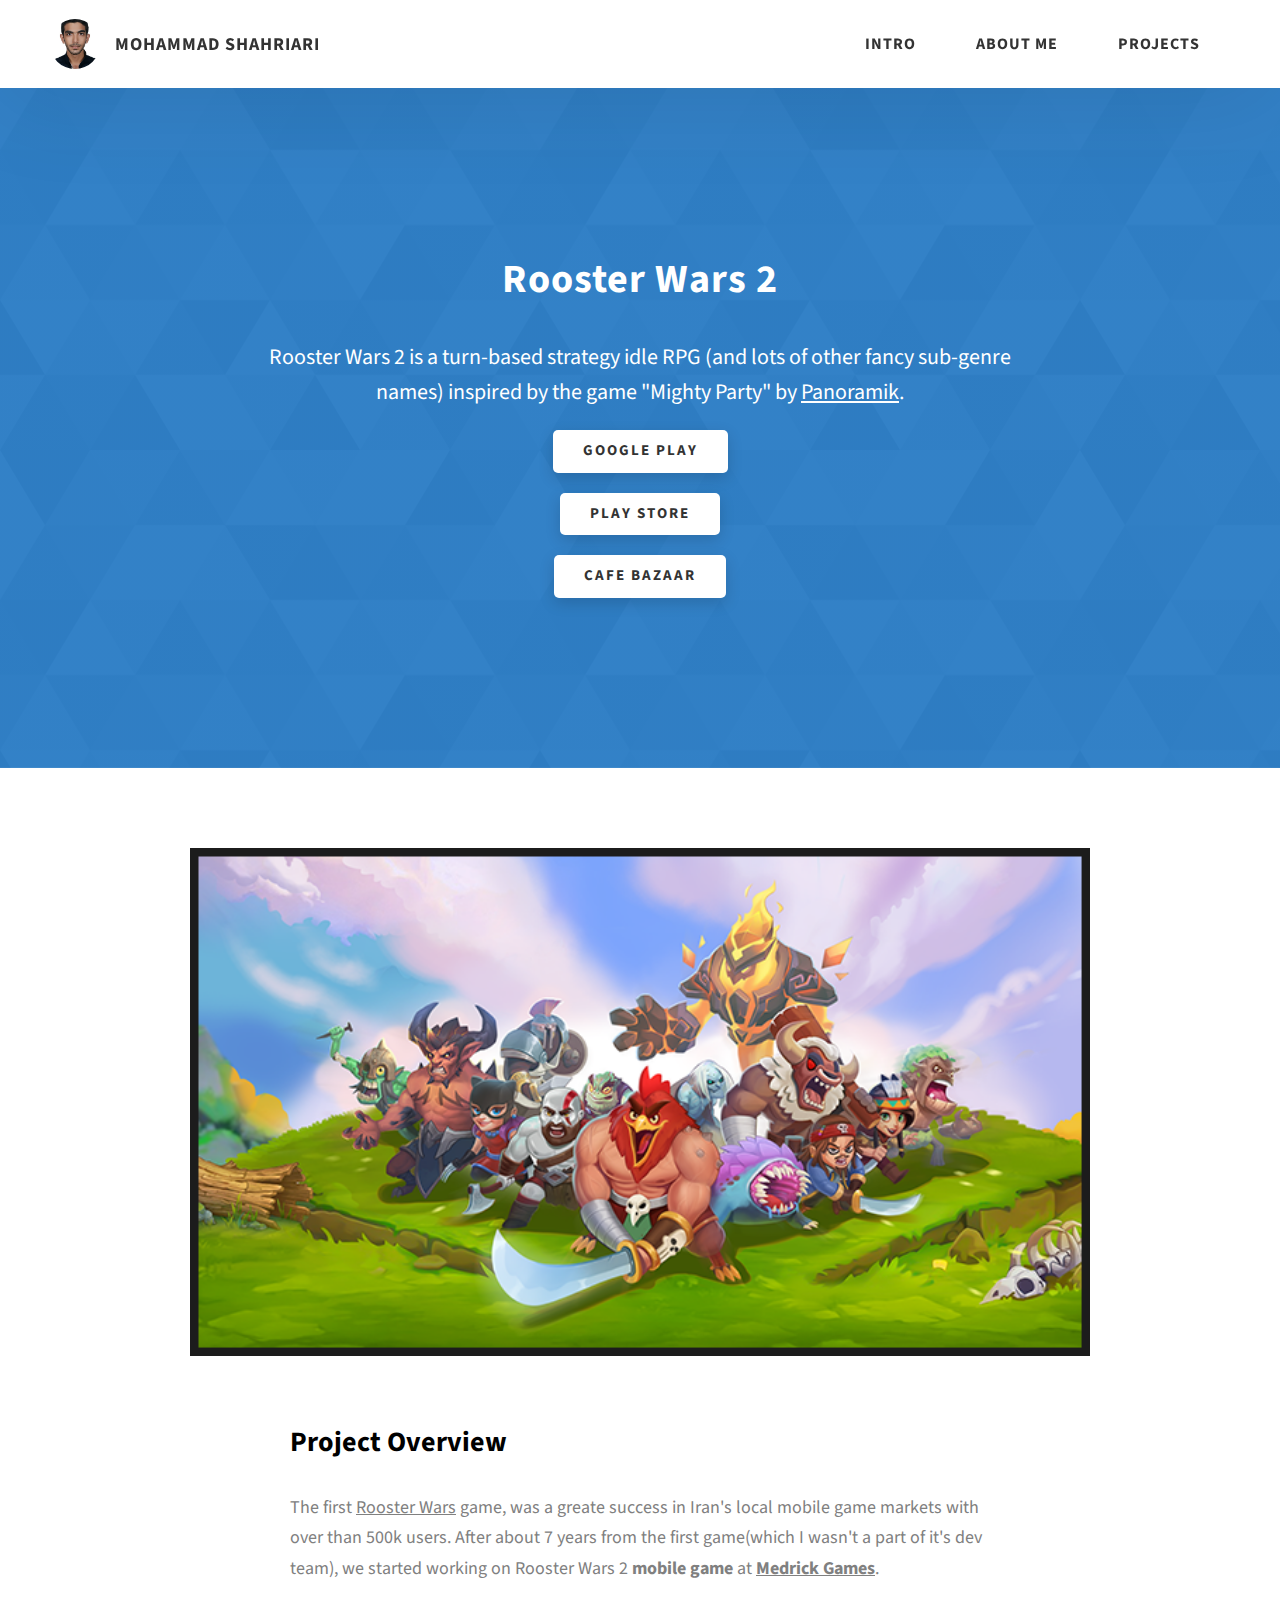
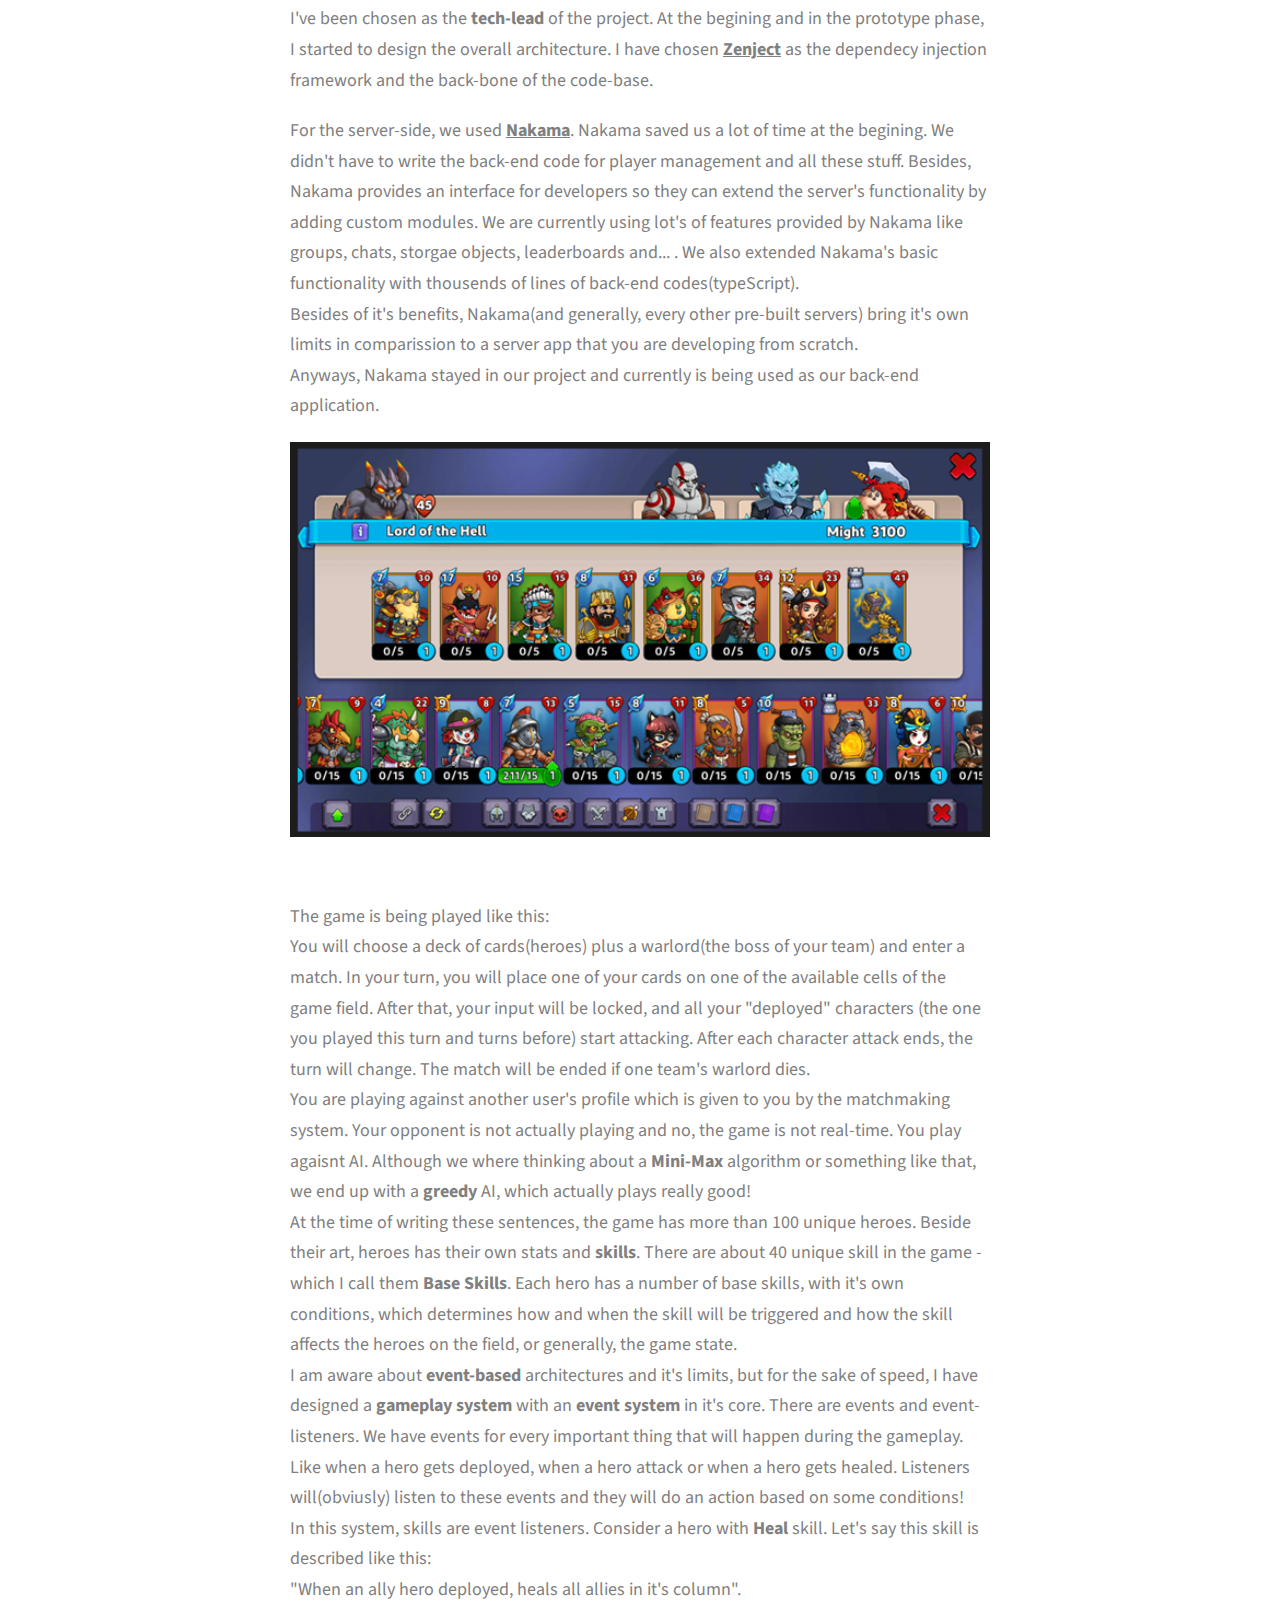
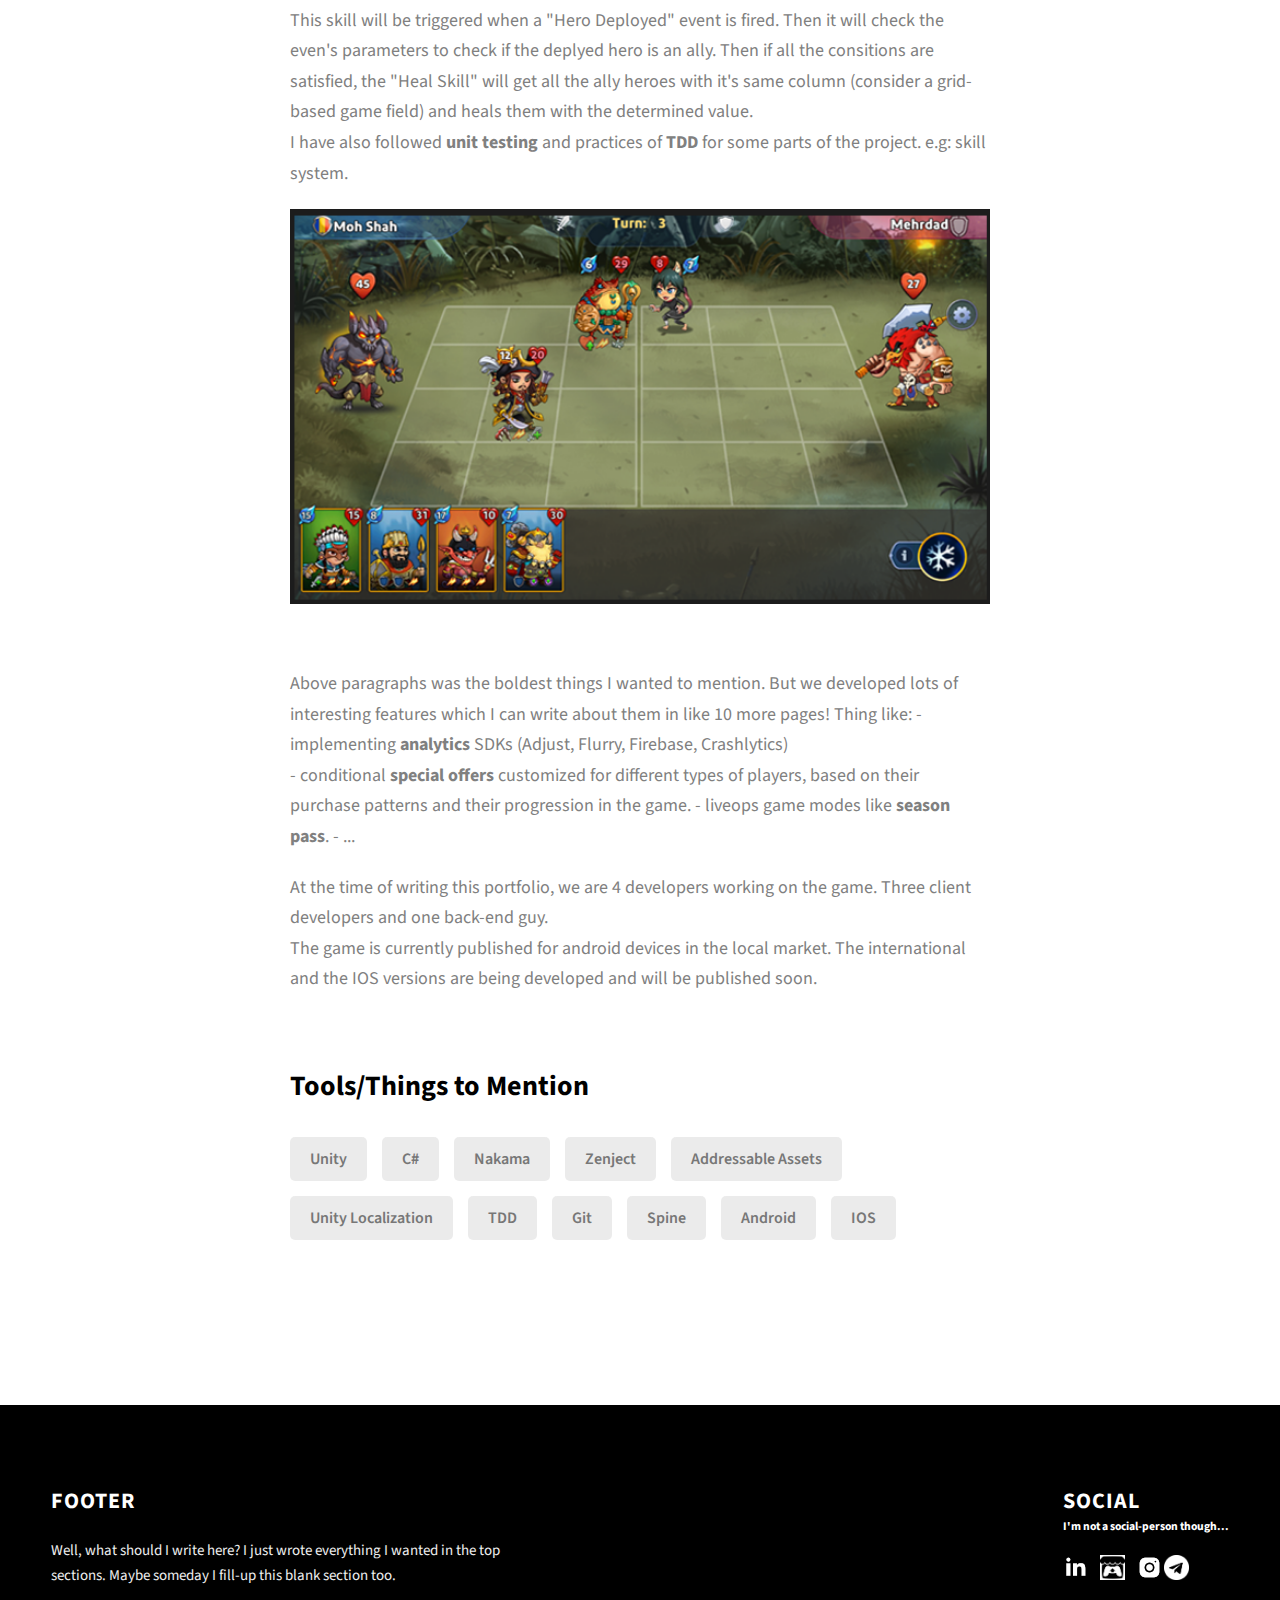
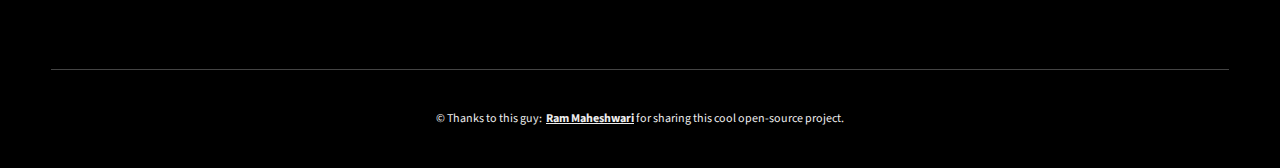
<file: roosterWars.html>
<!DOCTYPE html>
<html lang="en">
  <head>
    <meta charset="UTF-8" />
    <meta name="viewport" content="width=device-width, initial-scale=1.0" />
    <meta http-equiv="X-UA-Compatible" content="ie=edge" />
    <title>rooster wars2</title>
    <meta name="description" content="Case study page of Project" />

    <link rel="stylesheet" href="css/style.css" />

    <link rel="preconnect" href="https://fonts.googleapis.com" />
    <link rel="preconnect" href="https://fonts.gstatic.com" crossorigin />
    <link
      href="https://fonts.googleapis.com/css2?family=Source+Sans+Pro:wght@400;600;700;900&display=swap"
      rel="stylesheet"
    />
  </head>
  <body>
    <header class="header">
      <div class="header__content">
        <div class="header__logo-container">
          <div class="header__logo-img-cont">
            <img
              src="./assets/png/mohammad.jpg"
              alt="Ram Maheshwari Logo Image"
              class="header__logo-img"
            />
          </div>
          <span class="header__logo-sub">Mohammad Shahriari</span>
        </div>
        <div class="header__main">
          <ul class="header__links">
            <li class="header__link-wrapper">
              <a href="./index.html" class="header__link"> Intro </a>
            </li>
            <li class="header__link-wrapper">
              <a href="./index.html#about" class="header__link">About Me</a>
            </li>
            <li class="header__link-wrapper">
              <a href="./index.html#projects" class="header__link">
                Projects
              </a>
            </li>
          </ul>
          <div class="header__main-ham-menu-cont">
            <img
              src="./assets/svg/ham-menu.svg"
              alt="hamburger menu"
              class="header__main-ham-menu"
            />
            <img
              src="./assets/svg/ham-menu-close.svg"
              alt="hamburger menu close"
              class="header__main-ham-menu-close d-none"
            />
          </div>
        </div>
      </div>
      <div class="header__sm-menu">
        <div class="header__sm-menu-content">
          <ul class="header__sm-menu-links">
            <li class="header__sm-menu-link">
              <a href="./index.html"> Intro </a>
            </li>

            <li class="header__sm-menu-link">
              <a href="./index.html#about"> About Me</a>
            </li>

            <li class="header__sm-menu-link">
              <a href="./index.html#projects"> Projects </a>
            </li>
          </ul>
        </div>
      </div>
    </header>
    <section class="project-cs-hero">
      <div class="project-cs-hero__content">
        <h1 class="heading-primary">Rooster Wars 2</h1>
        <div class="project-cs-hero__info">
          <p class="text-primary">
            Rooster Wars 2 is a turn-based strategy idle RPG (and lots of other fancy sub-genre names)
            inspired by the game "Mighty Party" by <a href="https://panoramikgames.com/"><u>Panoramik</u></a>.
          </p>
        </div>
        <div class="project-cs-hero__cta">
          <a href="#" class="btn btn--bg" target="_blank">Google Play</a>
        </div>
        <div class="project-cs-hero__cta">
          <a href="#" class="btn btn--bg" target="_blank">Play Store</a>
        </div>
        <div class="project-cs-hero__cta">
          <a href="https://cafebazaar.ir/app/com.Medrick.RoosterWars2?l=en" class="btn btn--bg" target="_blank">Cafe Bazaar</a>
        </div>
      </div>
    </section>
    <section class="project-details">
      <div class="main-container">
        <div class="project-details__content">
          <div class="project-details__showcase-img-cont">
            <img
              src="./assets/rooster-wars2.png"
              alt="Project Image"
              class="project-details__showcase-img"
            />
          </div>
          <div class="project-details__content-main">
            <div class="project-details__desc">
              <h3 class="project-details__content-title">Project Overview</h3>
              <p class="project-details__desc-para">
                The first <a href="https://cafebazaar.ir/app/org.medrik.roosterwars?l=en"><u>Rooster Wars</u></a> game, 
                was a greate success in Iran's local mobile game markets with over than 500k users.
                After about 7 years from the first game(which I wasn't a part of it's dev team), 
                we started working on Rooster Wars 2 <strong>mobile game</strong> 
                at <a href="http://medrickfze.com/"><u><strong>Medrick Games</strong></u></a>. 
              </p>
              <p class="project-details__desc-para">
                I've been chosen as the <strong>tech-lead</strong> of the project. At the begining and in the prototype phase,
                I started to design the overall architecture.
                I have chosen <a href="https://github.com/modesttree/Zenject"><u><strong>Zenject</strong></u></a>
                as the dependecy injection framework and the back-bone of the code-base.
              </p>
              <p class="project-details__desc-para">
                For the server-side, we used <a href="https://heroiclabs.com/"><u><strong>Nakama</strong></u></a>.
                Nakama saved us a lot of time at the begining. We didn't have to write the back-end code for player management 
                and all these stuff. Besides, Nakama provides an interface for developers so they can extend the server's functionality 
                by adding custom modules. We are currently using lot's of features provided by Nakama like 
                groups, chats, storgae objects, leaderboards and... . We also extended Nakama's basic functionality 
                with thousends of lines of back-end codes(typeScript).<br>
                Besides of it's benefits, Nakama(and generally, every other pre-built servers) bring it's own limits 
                in comparission to a server app that you are developing from scratch. </br>
                Anyways, Nakama stayed in our project and currently is being used as our back-end application.
              </p>
              <div class="project-details__showcase-img-cont">
                <img
                  src="./assets/rooster-squad.png"
                  alt="Project Image"
                  class="project-details__showcase-img"
                />
              </div>
              <p class="project-details__desc-para">
                The game is being played like this:
                <br>
                You will choose a deck of cards(heroes) plus a warlord(the boss of your team) and enter a match.
                In your turn, you will place one of your cards on one of the available cells of the game field.
                After that, your input will be locked, and all your "deployed" characters (the one you played this turn and turns before)
                start attacking. After each character attack ends, the turn will change. The match will be ended if one team's warlord dies.
                <br>
                You are playing against another user's profile which is given to you by the matchmaking system.
                Your opponent is not actually playing and no, the game is not real-time. You play agaisnt AI.
                Although we where thinking about a <strong>Mini-Max</strong> algorithm or something like that, 
                we end up with a <strong>greedy</strong> AI, which actually plays really good!
                <br>
                At the time of writing these sentences, the game has more than 100 unique heroes.
                Beside their art, heroes has their own stats and <strong>skills</strong>.
                There are about 40 unique skill in the game - which I call them <strong>Base Skills</strong>.
                Each hero has a number of base skills, with it's own conditions, which determines how and when the skill 
                will be triggered and how the skill affects the heroes on the field, or generally, the game state.
                <br>
                I am aware about <strong>event-based</strong> architectures and it's limits, 
                but for the sake of speed, I have designed a <strong>gameplay system</strong> with an <strong>event system</strong>
                in it's core. 
                There are events and event-listeners. We have events for every important thing that will happen during the gameplay.
                Like when a hero gets deployed, when a hero attack or when a hero gets healed.
                Listeners will(obviusly) listen to these events and they will do an action based on some conditions!
                <br>
                In this system, skills are event listeners. Consider a hero with <strong>Heal</strong> skill.
                Let's say this skill is described like this:<br>
                "When an ally hero deployed, heals all allies in it's column".<br>
                This skill will be triggered when a "Hero Deployed" event is fired. Then it will check the even's parameters 
                to check if the deplyed hero is an ally. Then if all the consitions are satisfied, the "Heal Skill" will get all the 
                ally heroes with it's same column (consider a grid-based game field) and heals them with the determined value.
                <br>
                I have also followed <strong>unit testing</strong> and practices of <strong>TDD</strong> 
                for some parts of the project. e.g: skill system.
              </p>
              <div class="project-details__showcase-img-cont">
                <img
                  src="./assets/rooster-gameField.png"
                  alt="Project Image"
                  class="project-details__showcase-img"
                />
              </div>
              <p class="project-details__desc-para">
                Above paragraphs was the boldest things I wanted to mention. But we developed lots of interesting features 
                which I can write about them in like 10 more pages! Thing like:
                - implementing <strong>analytics</strong> SDKs (Adjust, Flurry, Firebase, Crashlytics)<br>
                - conditional <strong>special offers</strong> customized for different types of players, based on their purchase patterns 
                and their progression in the game.
                - liveops game modes like <strong>season pass</strong>.
                - ...
              </p>
              <p class="project-details__desc-para">
                At the time of writing this portfolio, we are 4 developers working on the game.
                Three client developers and one back-end guy.
                <br>
                The game is currently published for android devices in the local market. The international and the IOS versions 
                are being developed and will be published soon.
              </p>
            </div>
            <div class="project-details__tools-used">
              <h3 class="project-details__content-title">Tools/Things to Mention</h3>
              <div class="skills">
                <div class="skills__skill">Unity</div>
                <div class="skills__skill">C#</div>
                <div class="skills__skill">Nakama</div>
                <div class="skills__skill">Zenject</div>
                <div class="skills__skill">Addressable Assets</div>
                <div class="skills__skill">Unity Localization</div>
                <div class="skills__skill">TDD</div>
                <div class="skills__skill">Git</div>
                <div class="skills__skill">Spine</div>
                <div class="skills__skill">Android</div>
                <div class="skills__skill">IOS</div>
              </div>
            </div>
          </div>
        </div>
      </div>
    </section>

    <footer class="main-footer">
      <div class="main-container">
        <div class="main-footer__upper">
          <div class="main-footer__row main-footer__row-1">
            <h2 class="heading heading-sm main-footer__heading-sm">
              <span>Social</span>
            </h2>
            <h3>I'm not a social-person though...</h3>
            <div class="main-footer__social-cont">
              <a target="_blank" rel="noreferrer" href="https://www.linkedin.com/in/mohshah/">
                <img
                  class="main-footer__icon"
                  src="./assets/png/linkedin-ico.png"
                  alt="icon"
                />
              </a>
              <a target="_blank" rel="noreferrer" href="http://itch.io/mohshah">
                <img
                  class="main-footer__icon"
                  src="./assets/png/itch.png"
                  alt="icon"
                />
              </a>
              <a target="_blank" rel="noreferrer" href="https://www.instagram.com/mohammadshahriariii">
                <img
                  class="main-footer__icon main-footer__icon--mr-none"
                  src="./assets/png/insta-ico.png"
                  alt="icon"
                />
              </a>
              <a target="_blank" rel="noreferrer" href="https://t.me/mohammad.shahriari">
                <img
                  class="main-footer__icon main-footer__icon--mr-none"
                  src="./assets/png/telegram.png"
                  alt="icon"
                />
              </a>
            </div>

          </div>
          <div class="main-footer__row main-footer__row-2">
            <h4 class="heading heading-sm text-lt">Footer</h4>
            <p class="main-footer__short-desc">
              Well, what should I write here? I just wrote everything I wanted in the top sections.
              Maybe someday I fill-up this blank section too.
            </p>
          </div>
        </div>

        <!-- If you give me some credit or shoutout here by linking to my website, then it will be a big thing for me and will help me a lot :) -->
        <div class="main-footer__lower">
          &copy; Thanks to this guy:
          <a rel="noreferrer" target="_blank" href="https://rammaheshwari.com"
            >Ram Maheshwari</a
          >
          for sharing this cool open-source project.
        </div>
      </div>
    </footer>
    
    <script src="./index.js"></script>
  </body>
</html>
</file>
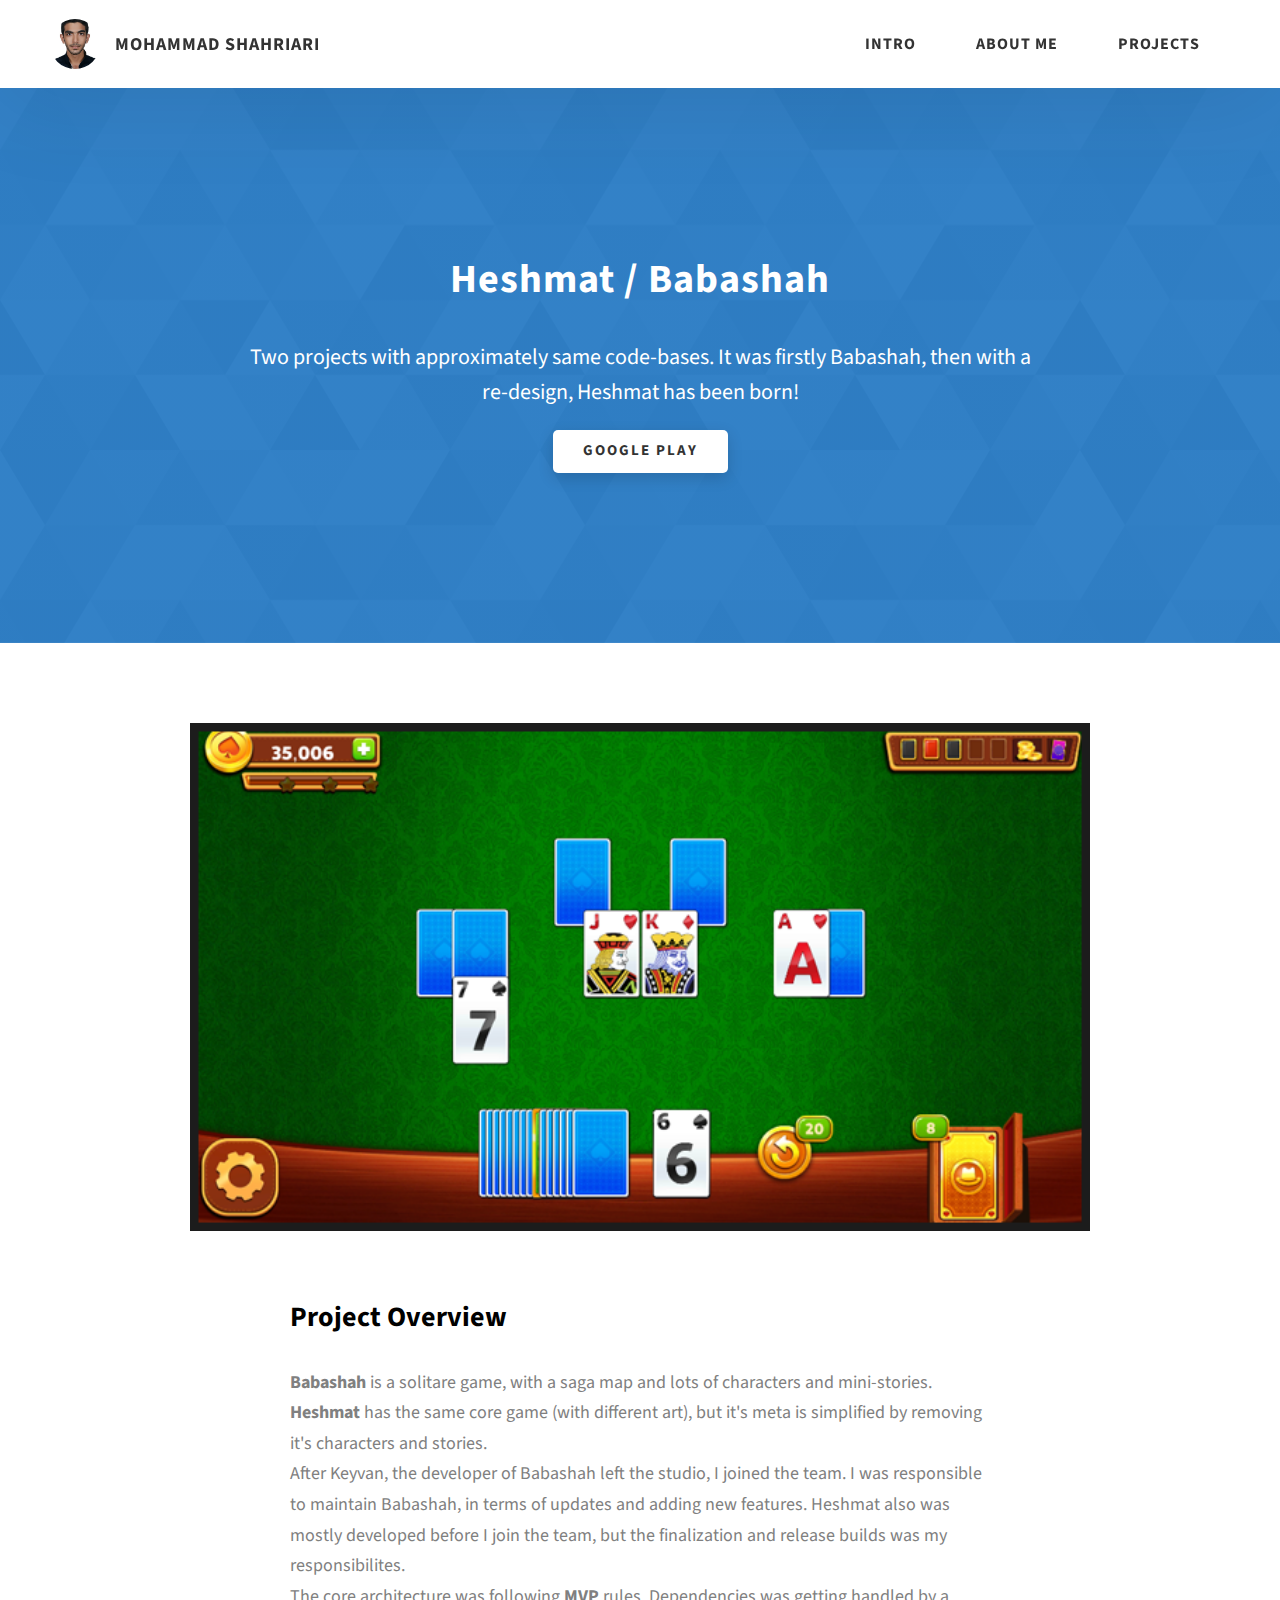
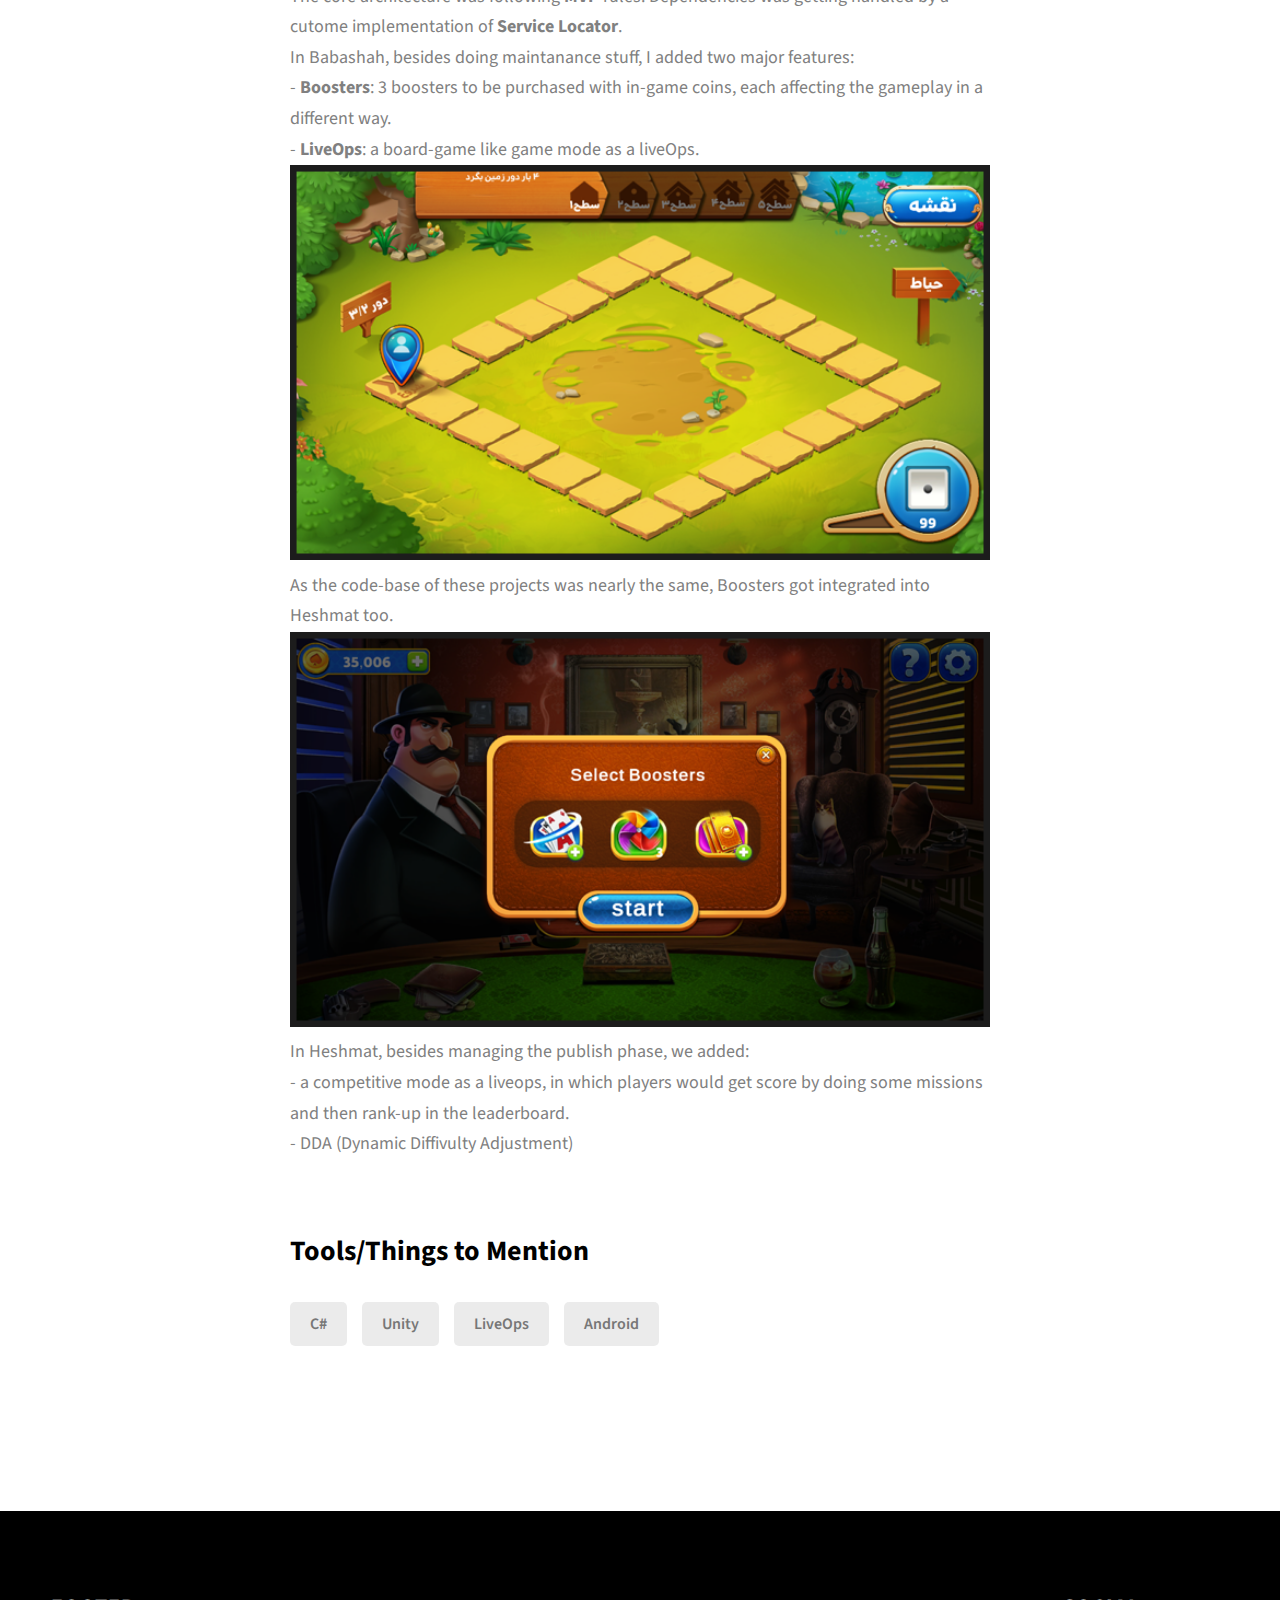
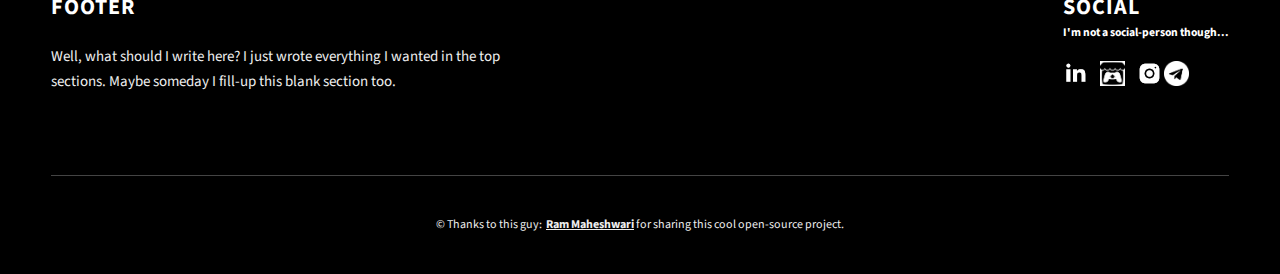
<file: solitare.html>
<!DOCTYPE html>
<html lang="en">
  <head>
    <meta charset="UTF-8" />
    <meta name="viewport" content="width=device-width, initial-scale=1.0" />
    <meta http-equiv="X-UA-Compatible" content="ie=edge" />
    <title>solitare</title>
    <meta name="description" content="Case study page of Project" />

    <link rel="stylesheet" href="css/style.css" />

    <link rel="preconnect" href="https://fonts.googleapis.com" />
    <link rel="preconnect" href="https://fonts.gstatic.com" crossorigin />
    <link
      href="https://fonts.googleapis.com/css2?family=Source+Sans+Pro:wght@400;600;700;900&display=swap"
      rel="stylesheet"
    />
  </head>
  <body>
    <header class="header">
      <div class="header__content">
        <div class="header__logo-container">
          <div class="header__logo-img-cont">
            <img
              src="./assets/png/mohammad.jpg"
              alt="Moh Shah Logo Image"
              class="header__logo-img"
            />
          </div>
          <span class="header__logo-sub">Mohammad Shahriari</span>
        </div>
        <div class="header__main">
          <ul class="header__links">
            <li class="header__link-wrapper">
              <a href="./index.html" class="header__link"> Intro </a>
            </li>
            <li class="header__link-wrapper">
              <a href="./index.html#about" class="header__link">About Me</a>
            </li>
            <li class="header__link-wrapper">
              <a href="./index.html#projects" class="header__link">
                Projects
              </a>
            </li>
          </ul>
          <div class="header__main-ham-menu-cont">
            <img
              src="./assets/svg/ham-menu.svg"
              alt="hamburger menu"
              class="header__main-ham-menu"
            />
            <img
              src="./assets/svg/ham-menu-close.svg"
              alt="hamburger menu close"
              class="header__main-ham-menu-close d-none"
            />
          </div>
        </div>
      </div>
      <div class="header__sm-menu">
        <div class="header__sm-menu-content">
          <ul class="header__sm-menu-links">
            <li class="header__sm-menu-link">
              <a href="./index.html"> Intro </a>
            </li>

            <li class="header__sm-menu-link">
              <a href="./index.html#about"> About Me</a>
            </li>

            <li class="header__sm-menu-link">
              <a href="./index.html#projects"> Projects </a>
            </li>
          </ul>
        </div>
      </div>
    </header>
    <section class="project-cs-hero">
      <div class="project-cs-hero__content">
        <h1 class="heading-primary">Heshmat / Babashah</h1>
        <div class="project-cs-hero__info">
          <p class="text-primary">
            Two projects with approximately same code-bases. It was firstly Babashah, then with a re-design, Heshmat has been born!
          </p>
          <div class="project-cs-hero__cta">
            <a href="" class="btn btn--bg" target="_blank">Google Play</a>
          </div>
        </div>
      </div>
    </section>
    <section class="project-details">
      <div class="main-container">
        <div class="project-details__content">
          <div class="project-details__showcase-img-cont">
            <img
              src="./assets/heshmat.png"
              alt="Project Image"
              class="project-details__showcase-img"
            />
          </div>
          <div class="project-details__content-main">
            <div class="project-details__desc">
              <h3 class="project-details__content-title">Project Overview</h3>
              <p class="project-details__desc-para">
                <strong>Babashah</strong> is a solitare game, with a saga map and lots of characters and mini-stories. 
                <strong>Heshmat</strong> has the same core game (with different art), but it's meta is simplified 
                by removing it's characters and stories.
                <br>
                After Keyvan, the developer of Babashah left the studio, I joined the team. 
                I was responsible to maintain Babashah, in terms of updates and adding new features. 
                Heshmat also was mostly developed before I join the team, but the finalization and release builds was 
                my responsibilites. <br>
                The core architecture was following <strong>MVP</strong> rules. Dependencies was getting handled by a 
                cutome implementation of <strong>Service Locator</strong>.
                <br>
                In Babashah, besides doing maintanance stuff, I added two major features:<br>
                - <strong>Boosters</strong>: 3 boosters to be purchased with in-game coins, each affecting the gameplay in a different way.<br>
                - <strong>LiveOps</strong>: a board-game like game mode as a liveOps.
                <br>
         
                  <img
                    src="./assets/babashah-loveops.png"
                    alt="Project Image"
                    class="project-details__showcase-img"
                  />
                
                  As the code-base of these projects was nearly the same, Boosters got integrated into Heshmat too.

                <br>
              
                  <img
                    src="./assets/boosters.png"
                    alt="Project Image"
                    class="project-details__showcase-img"
                  />
              
                In Heshmat, besides managing the publish phase, we added:<br>
                - a competitive mode as a liveops, in which players would get score by doing some missions and then 
                rank-up in the leaderboard. <br>
                - DDA (Dynamic Diffivulty Adjustment)
                
              </p>
            </div>
            <div class="project-details__tools-used">
              <h3 class="project-details__content-title">Tools/Things to Mention</h3>
              <div class="skills">
                <div class="skills__skill">C#</div>
                <div class="skills__skill">Unity</div>
                <div class="skills__skill">LiveOps</div>
                <div class="skills__skill">Android</div>
              </div>
            </div>
          </div>
        </div>
      </div>
    </section>

    <footer class="main-footer">
      <div class="main-container">
        <div class="main-footer__upper">
          <div class="main-footer__row main-footer__row-1">
            <h2 class="heading heading-sm main-footer__heading-sm">
              <span>Social</span>
            </h2>
            <h3>I'm not a social-person though...</h3>
            <div class="main-footer__social-cont">
              <a target="_blank" rel="noreferrer" href="https://www.linkedin.com/in/mohshah/">
                <img
                  class="main-footer__icon"
                  src="./assets/png/linkedin-ico.png"
                  alt="icon"
                />
              </a>
              <a target="_blank" rel="noreferrer" href="http://itch.io/mohshah">
                <img
                  class="main-footer__icon"
                  src="./assets/png/itch.png"
                  alt="icon"
                />
              </a>
              <a target="_blank" rel="noreferrer" href="https://www.instagram.com/mohammadshahriariii">
                <img
                  class="main-footer__icon main-footer__icon--mr-none"
                  src="./assets/png/insta-ico.png"
                  alt="icon"
                />
              </a>
              <a target="_blank" rel="noreferrer" href="https://t.me/mohammad.shahriari">
                <img
                  class="main-footer__icon main-footer__icon--mr-none"
                  src="./assets/png/telegram.png"
                  alt="icon"
                />
              </a>
            </div>

          </div>
          <div class="main-footer__row main-footer__row-2">
            <h4 class="heading heading-sm text-lt">Footer</h4>
            <p class="main-footer__short-desc">
              Well, what should I write here? I just wrote everything I wanted in the top sections.
              Maybe someday I fill-up this blank section too.
            </p>
          </div>
        </div>

        <!-- If you give me some credit or shoutout here by linking to my website, then it will be a big thing for me and will help me a lot :) -->
        <div class="main-footer__lower">
          &copy; Thanks to this guy:
          <a rel="noreferrer" target="_blank" href="https://rammaheshwari.com"
            >Ram Maheshwari</a
          >
          for sharing this cool open-source project.
        </div>
      </div>
    </footer>
    
    <script src="./index.js"></script>
  </body>
</html>
</file>
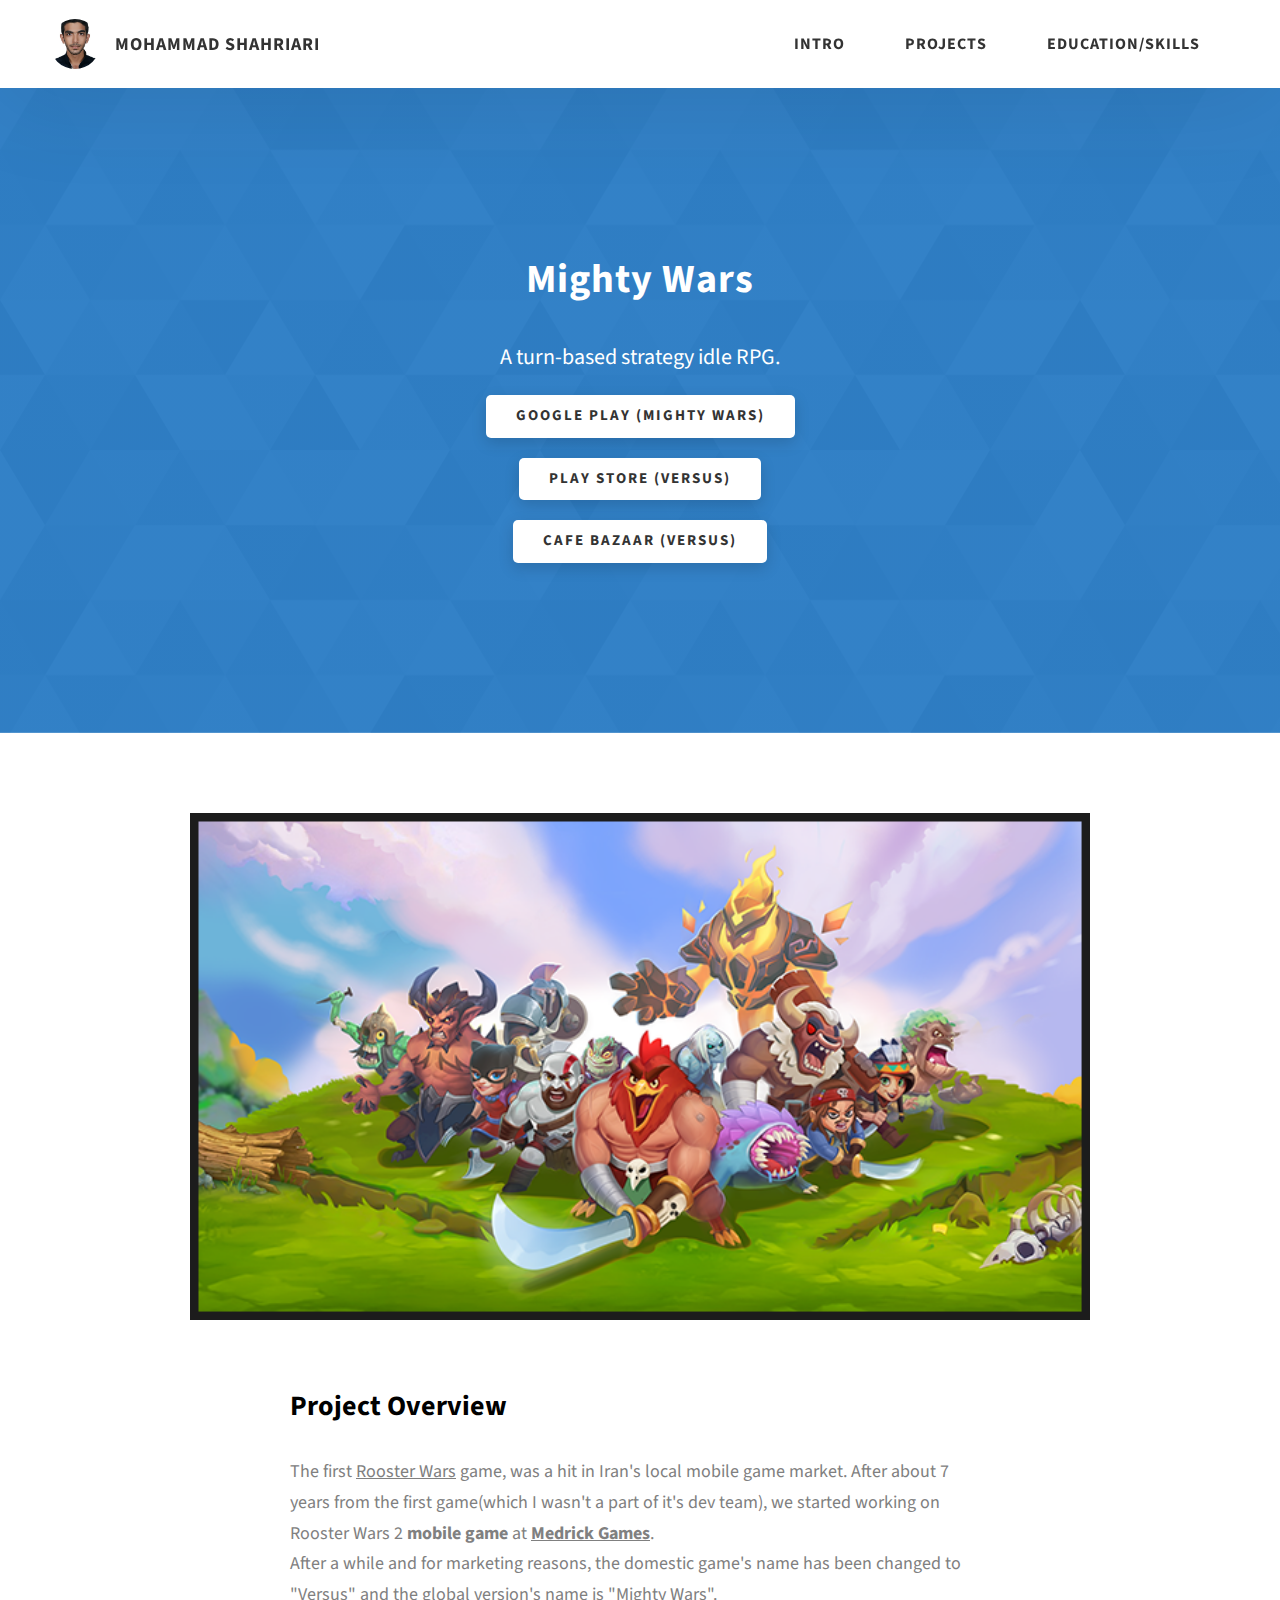
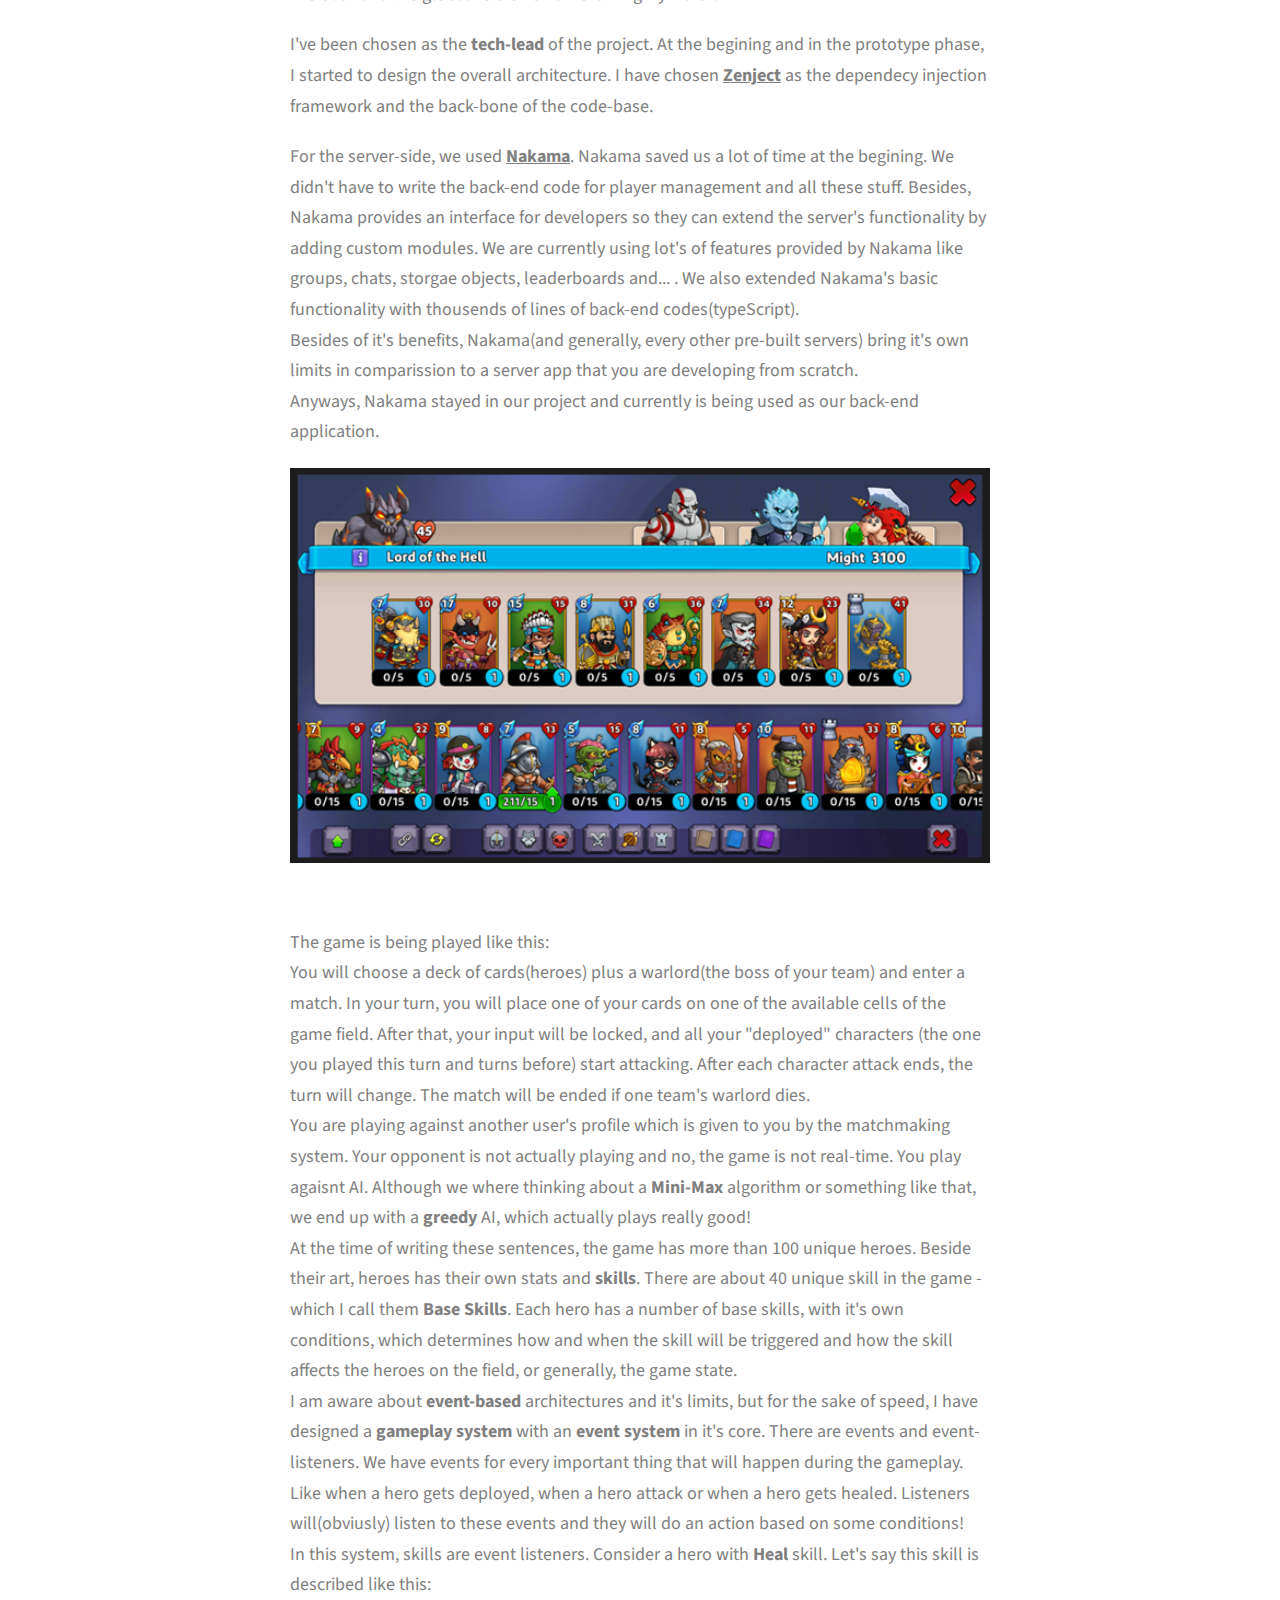
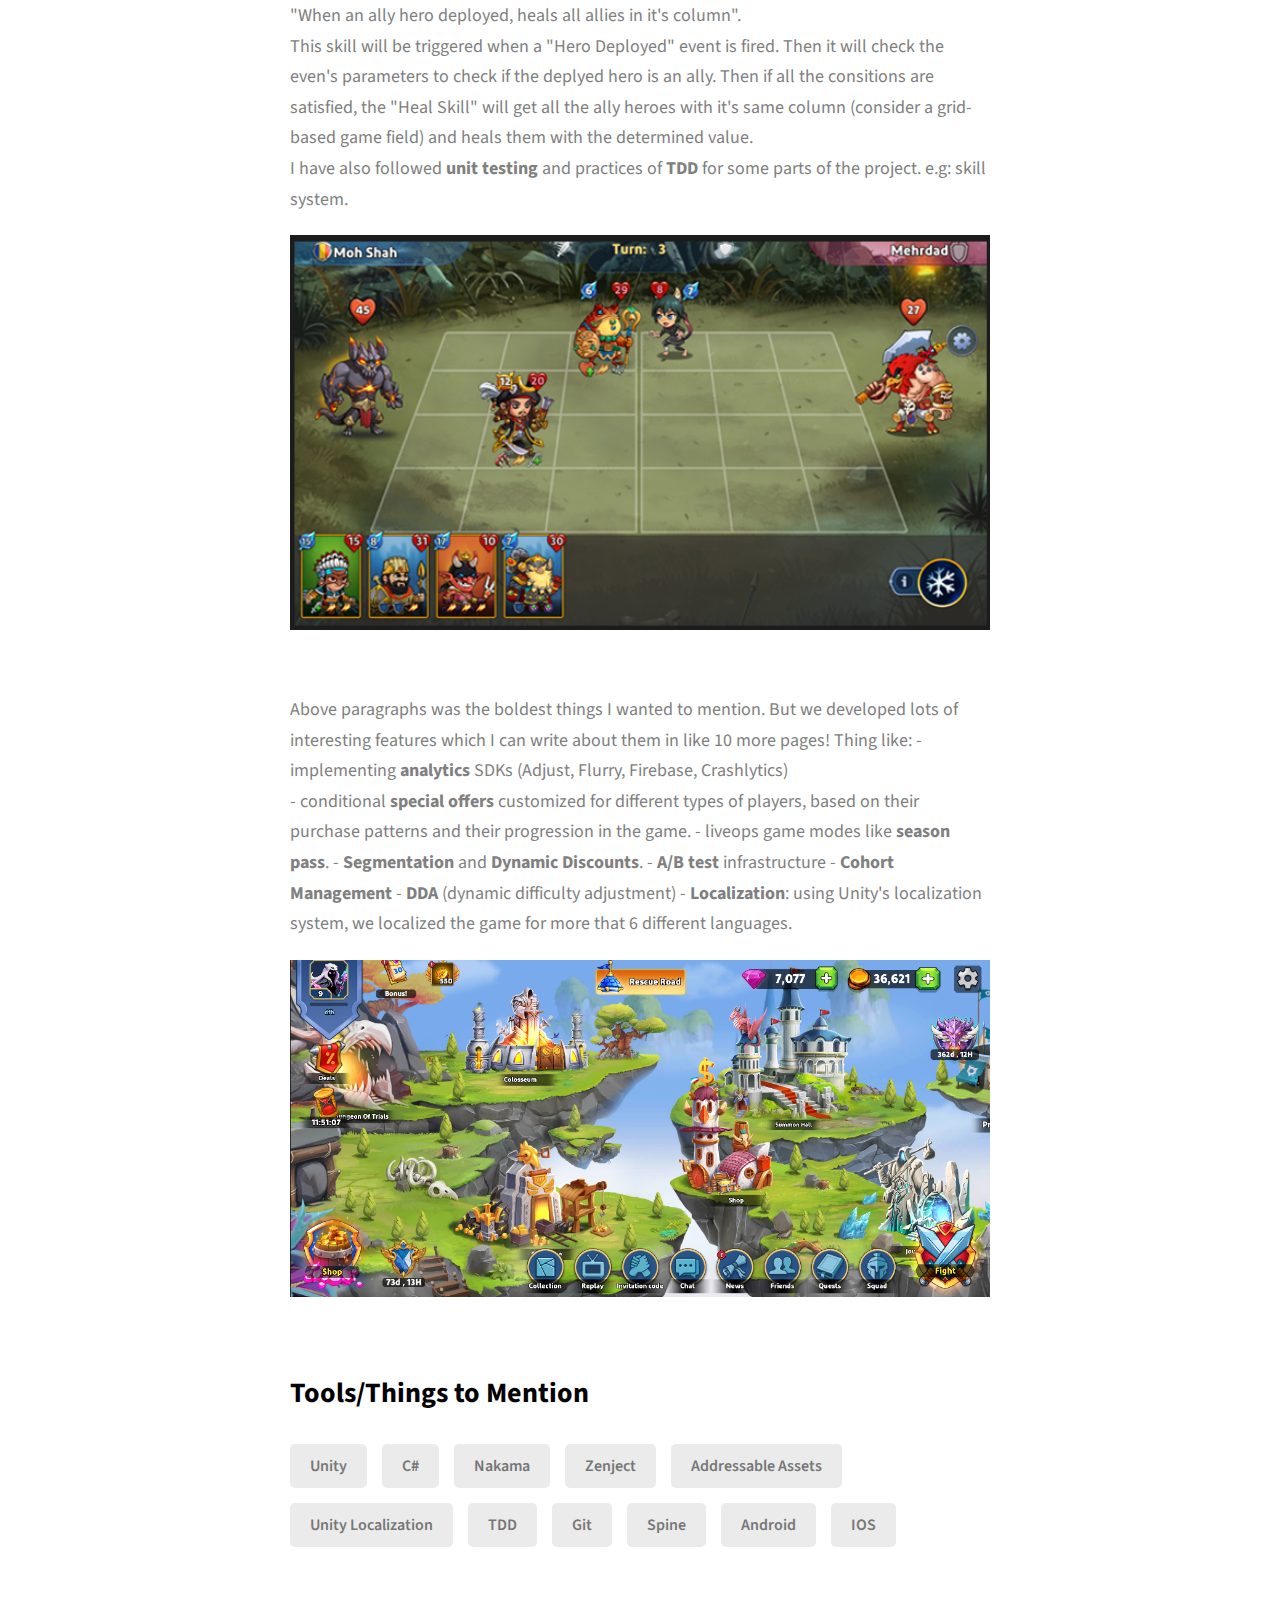
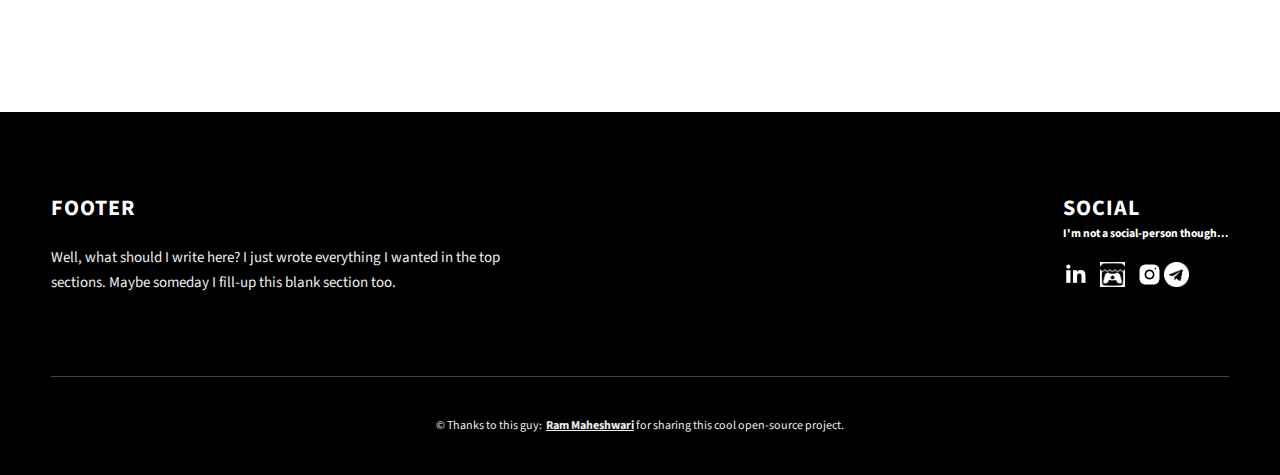
<file: versus.html>
<!DOCTYPE html>
<html lang="en">
  <head>
    <meta charset="UTF-8" />
    <meta name="viewport" content="width=device-width, initial-scale=1.0" />
    <meta http-equiv="X-UA-Compatible" content="ie=edge" />
    <title>Mighty Wars</title>
    <meta name="description" content="Case study page of Project" />

    <link rel="stylesheet" href="css/style.css" />

    <link rel="preconnect" href="https://fonts.googleapis.com" />
    <link rel="preconnect" href="https://fonts.gstatic.com" crossorigin />
    <link
      href="https://fonts.googleapis.com/css2?family=Source+Sans+Pro:wght@400;600;700;900&display=swap"
      rel="stylesheet"
    />
  </head>
  <body>
    <header class="header">
      <div class="header__content">
        <div class="header__logo-container">
          <div class="header__logo-img-cont">
            <img
              src="./assets/png/mohammad.jpg"
              alt="Ram Maheshwari Logo Image"
              class="header__logo-img"
            />
          </div>
          <span class="header__logo-sub">Mohammad Shahriari</span>
        </div>
        <div class="header__main">
          <ul class="header__links">
            <li class="header__link-wrapper">
              <a href="./index.html#intro" class="header__link"> Intro </a>
            </li>
            <li class="header__link-wrapper">
              <a href="./index.html#projects" class="header__link">Projects  </a>
            </li>
            <li class="header__link-wrapper">
              <a href="./index.html#education" class="header__link"> Education/Skills</a>
            </li>
          </ul>
          <div class="header__main-ham-menu-cont">
            <img
              src="./assets/svg/ham-menu.svg"
              alt="hamburger menu"
              class="header__main-ham-menu"
            />
            <img
              src="./assets/svg/ham-menu-close.svg"
              alt="hamburger menu close"
              class="header__main-ham-menu-close d-none"
            />
          </div>
        </div>
      </div>
      <div class="header__sm-menu">
        <div class="header__sm-menu-content">
          <ul class="header__sm-menu-links">
            <li class="header__sm-menu-link">
              <a href="./index.html"> Intro </a>
            </li>

            <li class="header__sm-menu-link">
              <a href="./index.html#about"> About Me</a>
            </li>

            <li class="header__sm-menu-link">
              <a href="./index.html#projects"> Projects </a>
            </li>
          </ul>
        </div>
      </div>
    </header>
    <section class="project-cs-hero">
      <div class="project-cs-hero__content">
        <h1 class="heading-primary">Mighty Wars</h1>
        <div class="project-cs-hero__info">
          <p class="text-primary">
            A turn-based strategy idle RPG.
          </p>
        </div>
        <div class="project-cs-hero__cta">
          <a href="https://play.google.com/store/apps/details?id=com.relicbit.mightywars&hl=en&gl=US" class="btn btn--bg" target="_blank">Google Play (Mighty Wars)</a>
        </div>
        <div class="project-cs-hero__cta">
          <a href="https://apps.apple.com/us/app/versus-game/id6472093154" class="btn btn--bg" target="_blank">Play Store (Versus)</a>
        </div>
        <div class="project-cs-hero__cta">
          <a href="https://cafebazaar.ir/app/com.Medrick.RoosterWars2?l=en" class="btn btn--bg" target="_blank">Cafe Bazaar (Versus)</a>
        </div>
      </div>
    </section>
    <section class="project-details">
      <div class="main-container">
        <div class="project-details__content">
          <div class="project-details__showcase-img-cont">
            <img
              src="./assets/rooster-wars2.png"
              alt="Project Image"
              class="project-details__showcase-img"
            />
          </div>
          <div class="project-details__content-main">
            <div class="project-details__desc">
              <h3 class="project-details__content-title">Project Overview</h3>
              <p class="project-details__desc-para">
                The first <a href="https://cafebazaar.ir/app/org.medrik.roosterwars?l=en"><u>Rooster Wars</u></a> game, 
                was a hit in Iran's local mobile game market.
                After about 7 years from the first game(which I wasn't a part of it's dev team), 
                we started working on Rooster Wars 2 <strong>mobile game</strong> 
                at <a href="http://medrickfze.com/"><u><strong>Medrick Games</strong></u></a>. 
                <br>
                After a while and for marketing reasons, the domestic game's name has been changed to "Versus" and the global version's name is "Mighty Wars".
              </p>
              <p class="project-details__desc-para">
                I've been chosen as the <strong>tech-lead</strong> of the project. At the begining and in the prototype phase,
                I started to design the overall architecture.
                I have chosen <a href="https://github.com/modesttree/Zenject"><u><strong>Zenject</strong></u></a>
                as the dependecy injection framework and the back-bone of the code-base.
              </p>
              <p class="project-details__desc-para">
                For the server-side, we used <a href="https://heroiclabs.com/"><u><strong>Nakama</strong></u></a>.
                Nakama saved us a lot of time at the begining. We didn't have to write the back-end code for player management 
                and all these stuff. Besides, Nakama provides an interface for developers so they can extend the server's functionality 
                by adding custom modules. We are currently using lot's of features provided by Nakama like 
                groups, chats, storgae objects, leaderboards and... . We also extended Nakama's basic functionality 
                with thousends of lines of back-end codes(typeScript).<br>
                Besides of it's benefits, Nakama(and generally, every other pre-built servers) bring it's own limits 
                in comparission to a server app that you are developing from scratch. </br>
                Anyways, Nakama stayed in our project and currently is being used as our back-end application.
              </p>
              <div class="project-details__showcase-img-cont">
                <img
                  src="./assets/rooster-squad.png"
                  alt="Project Image"
                  class="project-details__showcase-img"
                />
              </div>
              <p class="project-details__desc-para">
                The game is being played like this:
                <br>
                You will choose a deck of cards(heroes) plus a warlord(the boss of your team) and enter a match.
                In your turn, you will place one of your cards on one of the available cells of the game field.
                After that, your input will be locked, and all your "deployed" characters (the one you played this turn and turns before)
                start attacking. After each character attack ends, the turn will change. The match will be ended if one team's warlord dies.
                <br>
                You are playing against another user's profile which is given to you by the matchmaking system.
                Your opponent is not actually playing and no, the game is not real-time. You play agaisnt AI.
                Although we where thinking about a <strong>Mini-Max</strong> algorithm or something like that, 
                we end up with a <strong>greedy</strong> AI, which actually plays really good!
                <br>
                At the time of writing these sentences, the game has more than 100 unique heroes.
                Beside their art, heroes has their own stats and <strong>skills</strong>.
                There are about 40 unique skill in the game - which I call them <strong>Base Skills</strong>.
                Each hero has a number of base skills, with it's own conditions, which determines how and when the skill 
                will be triggered and how the skill affects the heroes on the field, or generally, the game state.
                <br>
                I am aware about <strong>event-based</strong> architectures and it's limits, 
                but for the sake of speed, I have designed a <strong>gameplay system</strong> with an <strong>event system</strong>
                in it's core. 
                There are events and event-listeners. We have events for every important thing that will happen during the gameplay.
                Like when a hero gets deployed, when a hero attack or when a hero gets healed.
                Listeners will(obviusly) listen to these events and they will do an action based on some conditions!
                <br>
                In this system, skills are event listeners. Consider a hero with <strong>Heal</strong> skill.
                Let's say this skill is described like this:<br>
                "When an ally hero deployed, heals all allies in it's column".<br>
                This skill will be triggered when a "Hero Deployed" event is fired. Then it will check the even's parameters 
                to check if the deplyed hero is an ally. Then if all the consitions are satisfied, the "Heal Skill" will get all the 
                ally heroes with it's same column (consider a grid-based game field) and heals them with the determined value.
                <br>
                I have also followed <strong>unit testing</strong> and practices of <strong>TDD</strong> 
                for some parts of the project. e.g: skill system.
              </p>
              <div class="project-details__showcase-img-cont">
                <img
                  src="./assets/rooster-gameField.png"
                  alt="Project Image"
                  class="project-details__showcase-img"
                />
              </div>
              <p class="project-details__desc-para">
                Above paragraphs was the boldest things I wanted to mention. But we developed lots of interesting features 
                which I can write about them in like 10 more pages! Thing like:
                - implementing <strong>analytics</strong> SDKs (Adjust, Flurry, Firebase, Crashlytics)<br>
                - conditional <strong>special offers</strong> customized for different types of players, based on their purchase patterns 
                and their progression in the game.
                - liveops game modes like <strong>season pass</strong>.
                - <strong>Segmentation</strong> and <strong>Dynamic Discounts</strong>.
                - <strong>A/B test</strong> infrastructure
                - <strong>Cohort Management</strong>
                - <strong>DDA</strong> (dynamic difficulty adjustment)
                - <strong>Localization</strong>: using Unity's localization system, we localized the game for more that 6 different languages.
              
              </p>
              <div class="project-details__showcase-img-cont">
                <img
                  src="./assets/rooster-mainmenu.png"
                  alt="Project Image"
                  class="project-details__showcase-img"
                />
              </div>
            </div>
            <div class="project-details__tools-used">
              <h3 class="project-details__content-title">Tools/Things to Mention</h3>
              <div class="skills">
                <div class="skills__skill">Unity</div>
                <div class="skills__skill">C#</div>
                <div class="skills__skill">Nakama</div>
                <div class="skills__skill">Zenject</div>
                <div class="skills__skill">Addressable Assets</div>
                <div class="skills__skill">Unity Localization</div>
                <div class="skills__skill">TDD</div>
                <div class="skills__skill">Git</div>
                <div class="skills__skill">Spine</div>
                <div class="skills__skill">Android</div>
                <div class="skills__skill">IOS</div>
              </div>
            </div>
          </div>
        </div>
      </div>
    </section>

    <footer class="main-footer">
      <div class="main-container">
        <div class="main-footer__upper">
          <div class="main-footer__row main-footer__row-1">
            <h2 class="heading heading-sm main-footer__heading-sm">
              <span>Social</span>
            </h2>
            <h3>I'm not a social-person though...</h3>
            <div class="main-footer__social-cont">
              <a target="_blank" rel="noreferrer" href="https://www.linkedin.com/in/mohshah/">
                <img
                  class="main-footer__icon"
                  src="./assets/png/linkedin-ico.png"
                  alt="icon"
                />
              </a>
              <a target="_blank" rel="noreferrer" href="http://itch.io/mohshah">
                <img
                  class="main-footer__icon"
                  src="./assets/png/itch.png"
                  alt="icon"
                />
              </a>
              <a target="_blank" rel="noreferrer" href="https://www.instagram.com/mohammadshahriariii">
                <img
                  class="main-footer__icon main-footer__icon--mr-none"
                  src="./assets/png/insta-ico.png"
                  alt="icon"
                />
              </a>
              <a target="_blank" rel="noreferrer" href="https://t.me/mohammad.shahriari">
                <img
                  class="main-footer__icon main-footer__icon--mr-none"
                  src="./assets/png/telegram.png"
                  alt="icon"
                />
              </a>
            </div>

          </div>
          <div class="main-footer__row main-footer__row-2">
            <h4 class="heading heading-sm text-lt">Footer</h4>
            <p class="main-footer__short-desc">
              Well, what should I write here? I just wrote everything I wanted in the top sections.
              Maybe someday I fill-up this blank section too.
            </p>
          </div>
        </div>

        <!-- If you give me some credit or shoutout here by linking to my website, then it will be a big thing for me and will help me a lot :) -->
        <div class="main-footer__lower">
          &copy; Thanks to this guy:
          <a rel="noreferrer" target="_blank" href="https://rammaheshwari.com"
            >Ram Maheshwari</a
          >
          for sharing this cool open-source project.
        </div>
      </div>
    </footer>
    
    <script src="./index.js"></script>
  </body>
</html>
</file>
<file: css/style.css>
/*
0 - 600px:      Phone
600 - 900px:    Tablet portrait
900 - 1200px:   Tablet landscape
[1200 - 1800] is where our normal styles apply
1800px + :      Big desktop
$breakpoint arguement choices:
- phone
- tab-port
- tab-land
- big-desktop

Inside media queries 1em is always 16px i.e 1em = 16px at every screen size only inside media queries
*/
*,
*::after,
*::before {
  margin: 0;
  padding: 0;
  box-sizing: inherit;
  font-family: inherit; }

html {
  font-size: 62.5%;
  scroll-behavior: smooth; }
  @media only screen and (max-width: 75em) {
    html {
      font-size: 59%; } }
  @media only screen and (max-width: 56.25em) {
    html {
      font-size: 56%; } }
  @media only screen and (min-width: 112.5em) {
    html {
      font-size: 65%; } }

body {
  box-sizing: border-box;
  position: relative;
  line-height: 1.5;
  font-family: sans-serif;
  overflow-x: hidden;
  overflow-y: scroll;
  font-family: 'Source Sans Pro', sans-serif; }

a {
  text-decoration: none;
  color: inherit; }

li {
  list-style: none; }

input:focus,
button:focus,
a:focus,
textarea:focus {
  outline: none; }

button {
  border: none;
  cursor: pointer; }

textarea {
  resize: none; }

.heading-primary {
  font-size: 4rem;
  
  letter-spacing: 1px;
  text-align: center; }
  @media only screen and (max-width: 37.5em) {
    .heading-primary {
      font-size: 4.5rem; } }

.heading-sec__mb-bg {
  margin-bottom: 11rem; }
  @media only screen and (max-width: 56.25em) {
    .heading-sec__mb-bg {
      margin-bottom: 8rem; } }

.heading-sec__mb-med {
  margin-bottom: 9rem; }
  @media only screen and (max-width: 56.25em) {
    .heading-sec__mb-med {
      margin-bottom: 8rem; } }

.heading-sec__main {
  display: block;
  font-size: 4rem;
  text-transform: uppercase;
  letter-spacing: 1px;
  letter-spacing: 3px;
  text-align: center;
  margin-bottom: 3.5rem;
  position: relative; }
  .heading-sec__main--lt {
    color: #fff; }
    .heading-sec__main--lt::after {
      content: '';
      background: #fff !important; }
  .heading-sec__main::after {
    content: '';
    position: absolute;
    top: calc(100% + 1.5rem);
    height: 5px;
    width: 3rem;
    background: #0062b9;
    left: 50%;
    transform: translateX(-50%);
    border-radius: 5px; }
    @media only screen and (max-width: 37.5em) {
      .heading-sec__main::after {
        top: calc(100% + 1.2rem); } }

.heading-sec__sub {
  display: block;
  text-align: center;
  color: #777;
  font-size: 2rem;
  font-weight: 500;
  max-width: 80rem;
  margin: auto;
  line-height: 1.6; }
  @media only screen and (max-width: 37.5em) {
    .heading-sec__sub {
      font-size: 1.8rem; } }
  .heading-sec__sub--lt {
    color: #eee; }

.heading-sm {
  font-size: 2.2rem;
  text-transform: uppercase;
  letter-spacing: 1px; }

.main-container {
  max-width: 120rem;
  margin: auto;
  width: 92%; }

.btn {
  background: #fff;
  color: #333;
  text-transform: uppercase;
  letter-spacing: 2px;
  display: inline-block;
  font-weight: 700;
  border-radius: 5px;
  box-shadow: 0 5px 15px 0 rgba(0, 0, 0, 0.15);
  transition: transform .3s; }
  .btn:hover {
    transform: translateY(-3px); }
  .btn--bg {
    padding: 1rem 3rem;
    font-size: 1.5rem; }
  .btn--med {
    padding: 1.5rem 5rem;
    font-size: 1.6rem; }
  .btn--theme {
    background: #00b956;
    color: #fff; }
  .btn--theme-inv {
    color: #12e23c;
    background: #fff;
    border: 2px solid #0062b9;
    box-shadow: none;
    padding: calc(1.5rem - 2px) calc(5rem - 2px); }

.sec-pad {
  padding: 12rem 0; }
  @media only screen and (max-width: 56.25em) {
    .sec-pad {
      padding: 8rem 0; } }

.text-primary {
  color: #fff;
  font-size: 2.2rem;
  text-align: center;
  width: 100%;
  line-height: 1.6; }
  @media only screen and (max-width: 37.5em) {
    .text-primary {
      font-size: 2rem; } }

.d-none {
  display: none; }

.home-hero {
  color: #fff;
  background: linear-gradient(to right, rgba(0, 108, 185, 0.8), rgba(0, 98, 185, 0.8)), url(../../assets/svg/common-bg.svg);
  background-position: center;
  height: 100vh;
  min-height: 80rem;
  max-height: 120rem;
  position: relative; }
  @media only screen and (max-width: 37.5em) {
    .home-hero {
      height: unset;
      min-height: unset; } }
  .home-hero__socials {
    position: absolute;
    top: 50%;
    border: 2px solid #eee;
    border-left: 2px solid #eee;
    transform: translateY(-50%); }
    @media only screen and (max-width: 56.25em) {
      .home-hero__socials {
        display: none; } }
  .home-hero__mouse-scroll-cont {
    position: absolute;
    bottom: 3%;
    left: 50%;
    transform: translateX(-50%); }
    @media only screen and (max-width: 37.5em) {
      .home-hero__mouse-scroll-cont {
        display: none; } }
  .home-hero__social {
    width: 5rem; }
  .home-hero__social-icon-link {
    width: 100%;
    display: block;
    padding: 1.2rem;
    border-bottom: 2px solid #eee;
    transition: background .3s; }
    .home-hero__social-icon-link:hover {
      background: rgba(255, 255, 255, 0.1); }
    .home-hero__social-icon-link--bd-none {
      border-bottom: 0; }
  .home-hero__social-icon {
    width: 100%; }
  .home-hero__content {
    position: absolute;
    top: 50%;
    left: 50%;
    transform: translate(-50%, -50%);
    max-width: 90rem;
    width: 92%; 
    }
    @media only screen and (max-width: 37.5em) {
      .home-hero__content {
        padding: 19rem 0 13rem 0;
        margin: auto;
        position: static;
        transform: translate(0, 0); } }
  .home-hero__info {
    margin: 3rem auto 0 auto;
    max-width: 80rem; }
  .home-hero__cta {
    margin-top: 5rem;
    text-align: center; }

.about {
  background: #fafafa; }
  .about__content {
    display: grid;
    grid-template-columns: 1fr 1fr;
    grid-gap: 10rem; }
    @media only screen and (max-width: 56.25em) {
      .about__content {
        grid-template-columns: 1fr;
        grid-gap: 8rem; } }
    .about__content-title {
      font-weight: 700;
      font-size: 2.8rem;
      margin-bottom: 3rem; }
      @media only screen and (max-width: 37.5em) {
        .about__content-title {
          font-size: 2.4rem; } }
    .about__content-details-para {
      font-size: 1.8rem;
      color: grey;
      max-width: 60rem;
      line-height: 1.7;
      margin-bottom: 1rem; }
      .about__content-details-para--hl {
        font-weight: 700;
        margin: 0 3px; }
      .about__content-details-para:last-child {
        margin-bottom: 4rem; }

        .projects__item {
          flex: 1 1 calc(50% - 20px); /* Adjust as needed */
          margin: 10px; /* Adjust as needed */
          box-sizing: border-box;
        }

        .projects__row {
          display: flex;
          flex-wrap: wrap;
          justify-content: space-between;
          align-items: flex-start; 

          margin-bottom: 20px; /* Adjust as needed */
        }
  @media only screen and (max-width: 56.25em) {
    .projects__row {
      grid-template-columns: 1fr;
      grid-gap: 2rem;
      margin-bottom: 8rem; } }
  @media only screen and (max-width: 56.25em) {
    .projects__row {
      text-align: center; } }
  .projects__row:last-child {
    margin-bottom: 0; }
  .projects__row-img-cont {
    overflow: hidden; 
    margin-bottom: 10px;}
  .projects__intro-img {
    border-radius: 50%; }
  .projects__row-img {
    width: 100%;
    display: block;
    object-fit: cover; }
  .projects__row-content {
    margin-bottom: 10px;
    padding: 2rem 0;
    display: flex;
    justify-content: center;
    flex-direction: column;
    align-items: flex-start; }
    @media only screen and (max-width: 56.25em) {
      .projects__row-content {
        align-items: center;
        flex-direction: column; } 
      
        .projects__item {
          flex: 1 1 100%;
          margin: 10px 0; /* Adjust as needed */
        }
      }
    .projects__row-content-title {
      font-weight: 700;
      font-size: 2.8rem;
      margin-bottom: 0rem; }
      @media only screen and (max-width: 37.5em) {
        .projects__row-content-title {
          font-size: 2.4rem; } }
    .projects__row-content-desc {
      font-size: 1.8rem;
      color: grey;
      max-width: 60rem;
      line-height: 1.7;
      margin-bottom: 3rem; }
      @media only screen and (max-width: 37.5em) {
        .projects__row-content-desc {
          font-size: 1.7rem; } }

.contact {
  background: linear-gradient(to right, rgba(0, 98, 185, 0.8), rgba(0, 98, 185, 0.8)), url(../../assets/svg/common-bg.svg);
  background-size: cover;
  background-position: center; }
  .contact__form-container {
    box-shadow: 0 0 10px rgba(0, 0, 0, 0.1);
    background: white;
    padding: 4rem;
    margin-top: 6rem;
    max-width: 80rem;
    text-align: right;
    width: 95%;
    border-radius: 5px;
    margin: 5rem auto 0 auto; }
    @media only screen and (max-width: 37.5em) {
      .contact__form-container {
        padding: 3rem; } }
  .contact__form-field {
    margin-bottom: 4rem; }
    @media only screen and (max-width: 37.5em) {
      .contact__form-field {
        margin-bottom: 3rem; } }
  .contact__form-label {
    color: #666;
    font-size: 1.4rem;
    letter-spacing: 1px;
    font-weight: 700;
    margin-bottom: 1rem;
    display: block;
    text-align: left; }
  .contact__form-input {
    color: #333;
    padding: 2rem;
    width: 100%;
    border: 1px solid #ebebeb;
    font-size: 1.6rem;
    letter-spacing: 0px;
    background: #f0f0f0;
    border-radius: 5px;
    font-weight: 600;
    /* Code for Modern Browsers */
    /* Code for WebKit, Blink, Edge */
    /* Code for Internet Explorer 10-11 */
    /* Code for Microsoft Edge */
    /* Code for Mozilla Firefox 4 to 18 */
    /* Code for Mozilla Firefox 19+ */ }
    .contact__form-input::placeholder {
      color: #999;
      font-weight: 600;
      font-size: 1.6rem; }
    .contact__form-input::-webkit-input-placeholder {
      color: #999;
      font-weight: 600;
      font-size: 1.6rem; }
    .contact__form-input:-ms-input-placeholder {
      color: #999;
      font-weight: 600;
      font-size: 1.6rem; }
    .contact__form-input::-ms-input-placeholder {
      color: #999;
      font-weight: 600;
      font-size: 1.6rem; }
    .contact__form-input:-moz-placeholder {
      opacity: 1;
      color: #999;
      font-weight: 600;
      font-size: 1.6rem; }
    .contact__form-input::-moz-placeholder {
      opacity: 1;
      color: #999;
      font-weight: 600;
      font-size: 1.6rem; }
  .contact__btn {
    width: 30%;
    padding: 2rem 4rem;
    font-size: 1.6rem; }
    @media only screen and (max-width: 37.5em) {
      .contact__btn {
        width: 100%; } }

.project-cs-hero {
  color: #fff;
  background: linear-gradient(to right, rgba(0, 98, 185, 0.8), rgba(0, 98, 185, 0.8)), url(../../assets/svg/common-bg.svg);
  background-size: cover;
  background-position: center;
  position: relative; }
  @media only screen and (max-width: 37.5em) {
    .project-cs-hero {
      height: unset;
      min-height: unset; } }
  .project-cs-hero__content {
    padding: 25rem 0 17rem 0;
    max-width: 90rem;
    width: 92%;
    margin: auto; }
    @media only screen and (max-width: 37.5em) {
      .project-cs-hero__content {
        padding: 19rem 0 13rem 0;
        margin: auto;
        position: static;
        transform: translate(0, 0); } }
  .project-cs-hero__info {
    margin: 3rem auto 0 auto;
    max-width: 80rem; }
  .project-cs-hero__cta {
    margin-top: 2rem;
    text-align: center; }
.project-details__content {
  padding: 8rem 0;
  max-width: 90rem;
  margin: auto; }
  .project-details__content-title {
    font-weight: 700;
    font-size: 2.8rem;
    margin-bottom: 3rem; }
    @media only screen and (max-width: 37.5em) {
      .project-details__content-title {
        font-size: 2.4rem; } }

.project-details__showcase-img-cont {
  width: 100%;
  margin-bottom: 6rem; }

.project-details__showcase-img {
  width: 100%; }

.project-details__content-main {
  width: 100%;
  max-width: 70rem;
  margin: auto; }

.img_center {
  display: block;
  margin-left: auto;
  margin-right: auto;
}

.project-details__desc {
  margin: 0 0 7rem 0; }
  .project-details__desc-para {
    font-size: 1.8rem;
    line-height: 1.7;
    color: grey;
    margin-bottom: 2rem; }

.project-details__tools-used {
  margin: 0 0 7rem 0; }
  .project-details__tools-used-list {
    display: flex;
    flex-wrap: wrap; }
  .project-details__tools-used-item {
    padding: 1rem 2rem;
    margin-bottom: 1.5rem;
    margin-right: 1.5rem;
    font-size: 1.6rem;
    background: rgba(153, 153, 153, 0.2);
    border-radius: 5px;
    font-weight: 600;
    color: #777; }

.project-details__links {
  margin: 0 0; }
  .project-details__links-btn {
    margin-right: 2rem; }
    @media only screen and (max-width: 37.5em) {
      .project-details__links-btn {
        margin-right: 0;
        width: 70%;
        margin-bottom: 2rem;
        text-align: center; } }
    .project-details__links-btn:last-child {
      margin: 0; }
      @media only screen and (max-width: 37.5em) {
        .project-details__links-btn:last-child {
          margin: 0; } }

.header {
  position: fixed;
  width: 100%;
  z-index: 1000;
  background: #000;
  background: #fff;
  box-shadow: 0 10px 100px rgba(0, 0, 0, 0.1); }
  .header__content {
    display: flex;
    align-items: center;
    justify-content: space-between;
    padding: 1rem 5rem; }
    @media only screen and (max-width: 56.25em) {
      .header__content {
        padding: 0 2rem; } }
  .header__logo-container {
    display: flex;
    align-items: center;
    cursor: pointer;
    color: #333;
    transition: color .3s; }
    .header__logo-container:hover {
      color: #0062b9; }
  .header__logo-img-cont {
    width: 5rem;
    height: 5rem;
    border-radius: 50px;
    overflow: hidden;
    margin-right: 1.5rem;
    background: #0062b9; }
    @media only screen and (max-width: 56.25em) {
      .header__logo-img-cont {
        width: 4.5rem;
        height: 4.5rem;
        margin-right: 1.2rem; } }
  .header__logo-img {
    width: 100%;
    height: 100%;
    object-fit: cover;
    object-position: center;
    display: block; }
  .header__logo-sub {
    font-size: 1.8rem;
    text-transform: uppercase;
    font-weight: 700;
    letter-spacing: 1px; }
  .header__links {
    display: flex; }
    @media only screen and (max-width: 37.5em) {
      .header__links {
        display: none; } }
  .header__link {
    padding: 2.2rem 3rem;
    display: inline-block;
    font-size: 1.6rem;
    color: #333;
    text-transform: uppercase;
    letter-spacing: 1px;
    font-weight: 700;
    transition: color .3s; }
    .header__link:hover {
      color: #0062b9; }
    @media only screen and (max-width: 56.25em) {
      .header__link {
        padding: 3rem 1.8rem;
        font-size: 1.5rem; } }
  .header__main-ham-menu-cont {
    display: none;
    width: 3rem;
    padding: 2.2rem 0; }
    @media only screen and (max-width: 37.5em) {
      .header__main-ham-menu-cont {
        display: block; } }
  .header__main-ham-menu {
    width: 100%; }
  .header__main-ham-menu-close {
    width: 100%; }
  .header__sm-menu {
    background: #fff;
    position: absolute;
    width: 100%;
    top: 100%;
    visibility: hidden;
    opacity: 0;
    transition: all .3s;
    box-shadow: 0px 5px 5px 0px rgba(0, 0, 0, 0.1);
    -webkit-box-shadow: 0px 5px 5px 0px rgba(0, 0, 0, 0.1);
    -moz-box-shadow: 0px 5px 5px 0px rgba(0, 0, 0, 0.1); }
    .header__sm-menu--active {
      visibility: hidden;
      opacity: 0; }
      @media only screen and (max-width: 37.5em) {
        .header__sm-menu--active {
          visibility: visible;
          opacity: 1; } }
  .header__sm-menu-link a {
    display: block;
    text-decoration: none;
    padding: 2.5rem 3rem;
    font-size: 1.6rem;
    color: #333;
    text-align: right;
    border-bottom: 1px solid #eee;
    font-weight: 700;
    text-transform: uppercase;
    letter-spacing: 2px;
    transition: color .3s; }
    .header__sm-menu-link a:hover {
      color: #0062b9; }
  .header__sm-menu-link:first-child a {
    border-top: 1px solid #eee; }
  .header__sm-menu-link-last {
    border-bottom: 0; }

.main-footer {
  background: #000;
  color: #fff; }
  .main-footer__upper {
    display: flex;
    justify-content: space-between;
    padding: 8rem 0; }
    @media only screen and (max-width: 56.25em) {
      .main-footer__upper {
        padding: 6rem 0; } }
    @media only screen and (max-width: 37.5em) {
      .main-footer__upper {
        display: block; } }
  .main-footer__row-1 {
    order: 2; }
    @media only screen and (max-width: 56.25em) {
      .main-footer__row-1 {
        margin-bottom: 5rem; } }
  .main-footer__row-2 {
    width: 40%;
    order: 1;
    max-width: 50rem; }
    @media only screen and (max-width: 56.25em) {
      .main-footer__row-2 {
        width: 100%; } }
  .main-footer__short-desc {
    margin-top: 2rem;
    color: #eee;
    font-size: 1.5rem;
    line-height: 1.7; }
  .main-footer__social-cont {
    margin-top: 2rem; }
  .main-footer__icon {
    margin-right: 1rem;
    width: 2.5rem; }
    .main-footer__icon--mr-none {
      margin-right: 0; }
  .main-footer__lower {
    padding: 4rem 0;
    border-top: 1px solid #444;
    color: #eee;
    font-size: 1.2rem;
    text-align: left;
    text-align: center; }
    .main-footer__lower a {
      text-decoration: underline;
      font-weight: bold;
      margin-left: 2px; }
    @media only screen and (max-width: 56.25em) {
      .main-footer__lower {
        padding: 3.5rem 0; } }

.skills {
  display: flex;
  flex-wrap: wrap; }
  .skills__skill {
    padding: 1rem 2rem;
    margin-bottom: 1.5rem;
    margin-right: 1.5rem;
    font-size: 1.6rem;
    background: rgba(153, 153, 153, 0.2);
    border-radius: 5px;
    font-weight: 600;
    color: #777; }

.mouse {
  width: 25px;
  height: 40px;
  border: 2px solid #eee;
  border-radius: 60px;
  position: relative;
  overflow: hidden; }
  .mouse::before {
    content: '';
    width: 5px;
    height: 5px;
    position: absolute;
    top: 7px;
    left: 50%;
    transform: translateX(-50%);
    background-color: #eee;
    border-radius: 50%;
    opacity: 1;
    animation: wheel 1.3s infinite;
    -webkit-animation: wheel 1.3s infinite; }

.paragraph_1 {
      font-size: 18px;
      text-align: left;
      text-justify:distribute-all-lines;
    }
.paragraph_2 {
      font-size: 18px;
      text-align:center;
      text-justify:distribute-all-lines;
    }

@keyframes wheel {
  to {
    opacity: 0;
    top: 27px; } }

@-webkit-keyframes wheel {
  to {
    opacity: 0;
    top: 27px; } }

    .hyper-link-color {
      color: #2e91e7;
      background-color: transparent;
      text-decoration: none;
    }

    /* New CSS for single project row */
.projects__row.single-project {
  flex-wrap: nowrap;
}

.projects__row.single-project .projects__item {
  flex: 1 1 100%;
  margin: 0; /* Adjust as needed */
  display: flex;
  flex-direction: row;
}

.projects__row.single-project .projects__row-img-cont,
.projects__row.single-project .projects__row-content {
  flex: 1;
  margin: 0 10px; /* Adjust as needed */
}

@media only screen and (max-width: 56.25em) {
  .projects__row.single-project {
    flex-direction: column;
  }
  .projects__row.single-project .projects__item {
    flex-direction: column;
  }
  .projects__row.single-project .projects__row-img-cont,
  .projects__row.single-project .projects__row-content {
    margin: 10px 0; /* Adjust as needed */
  }
}
</file>
